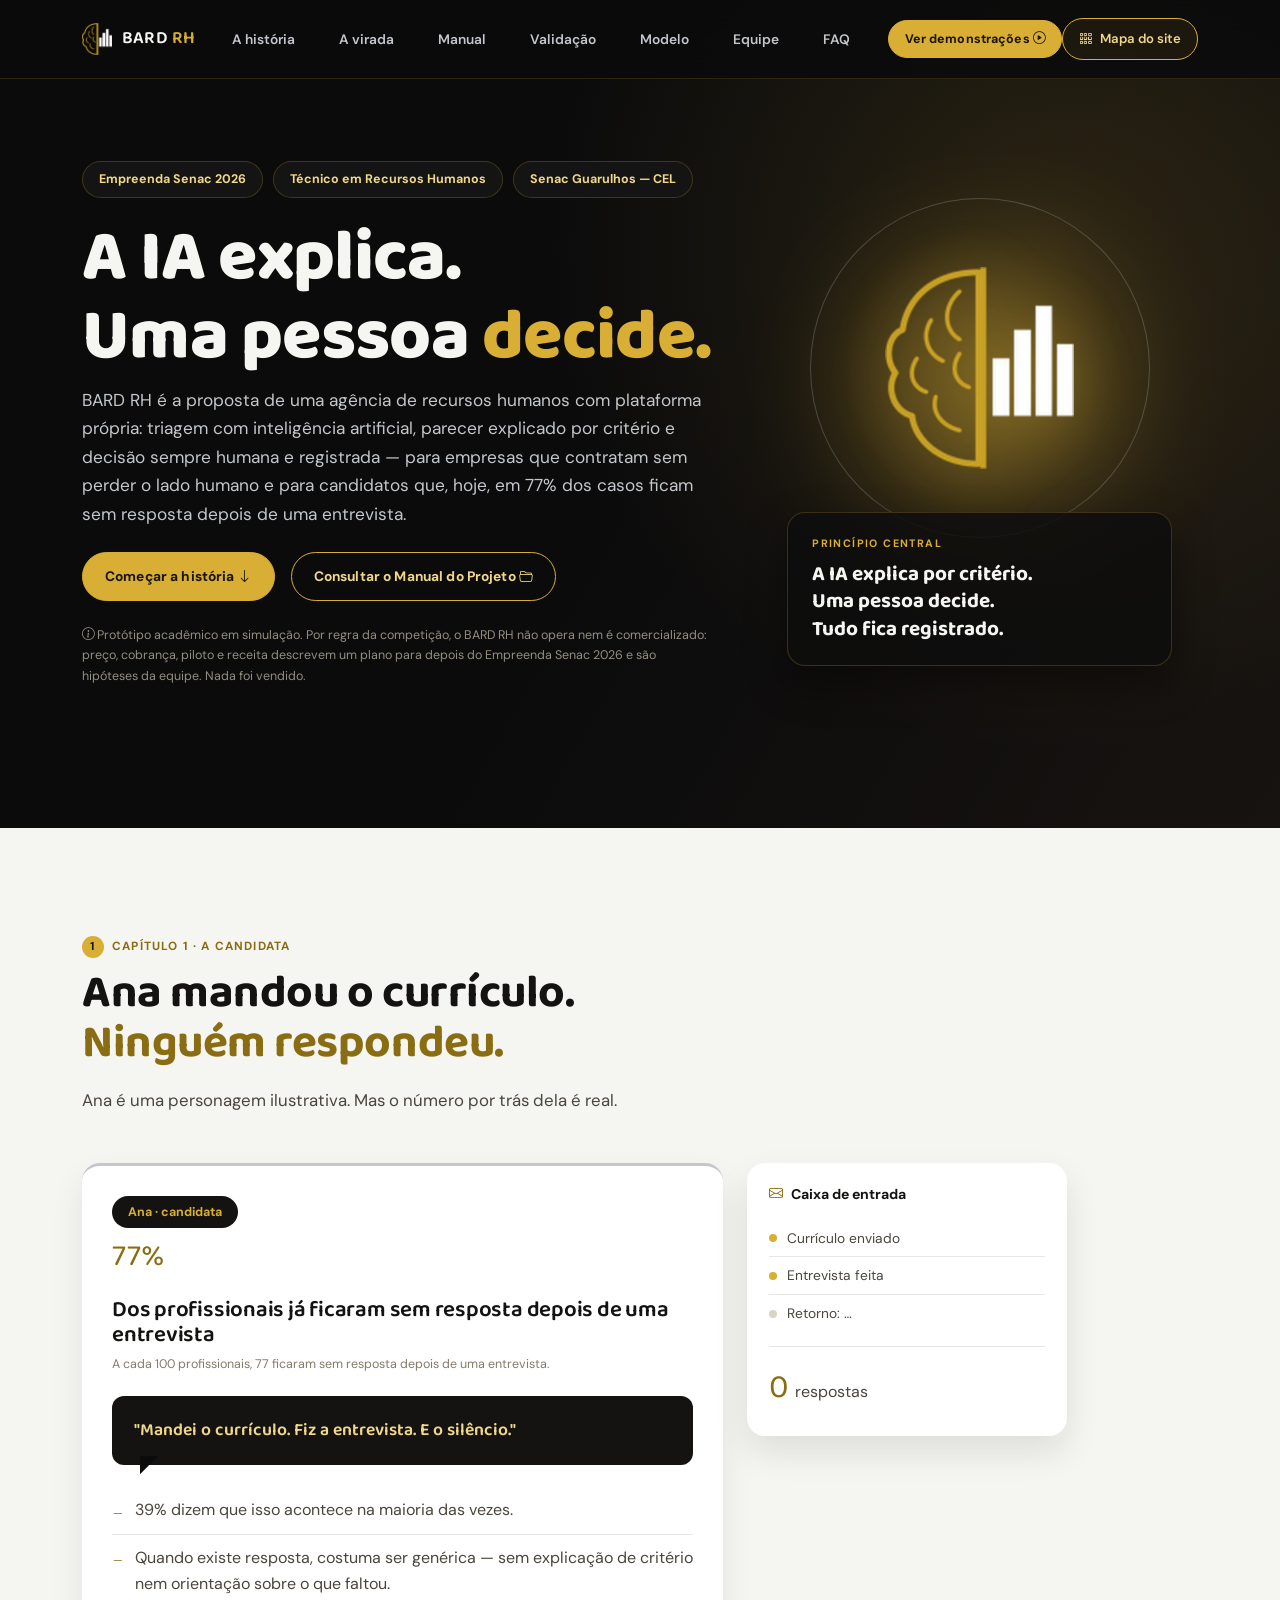
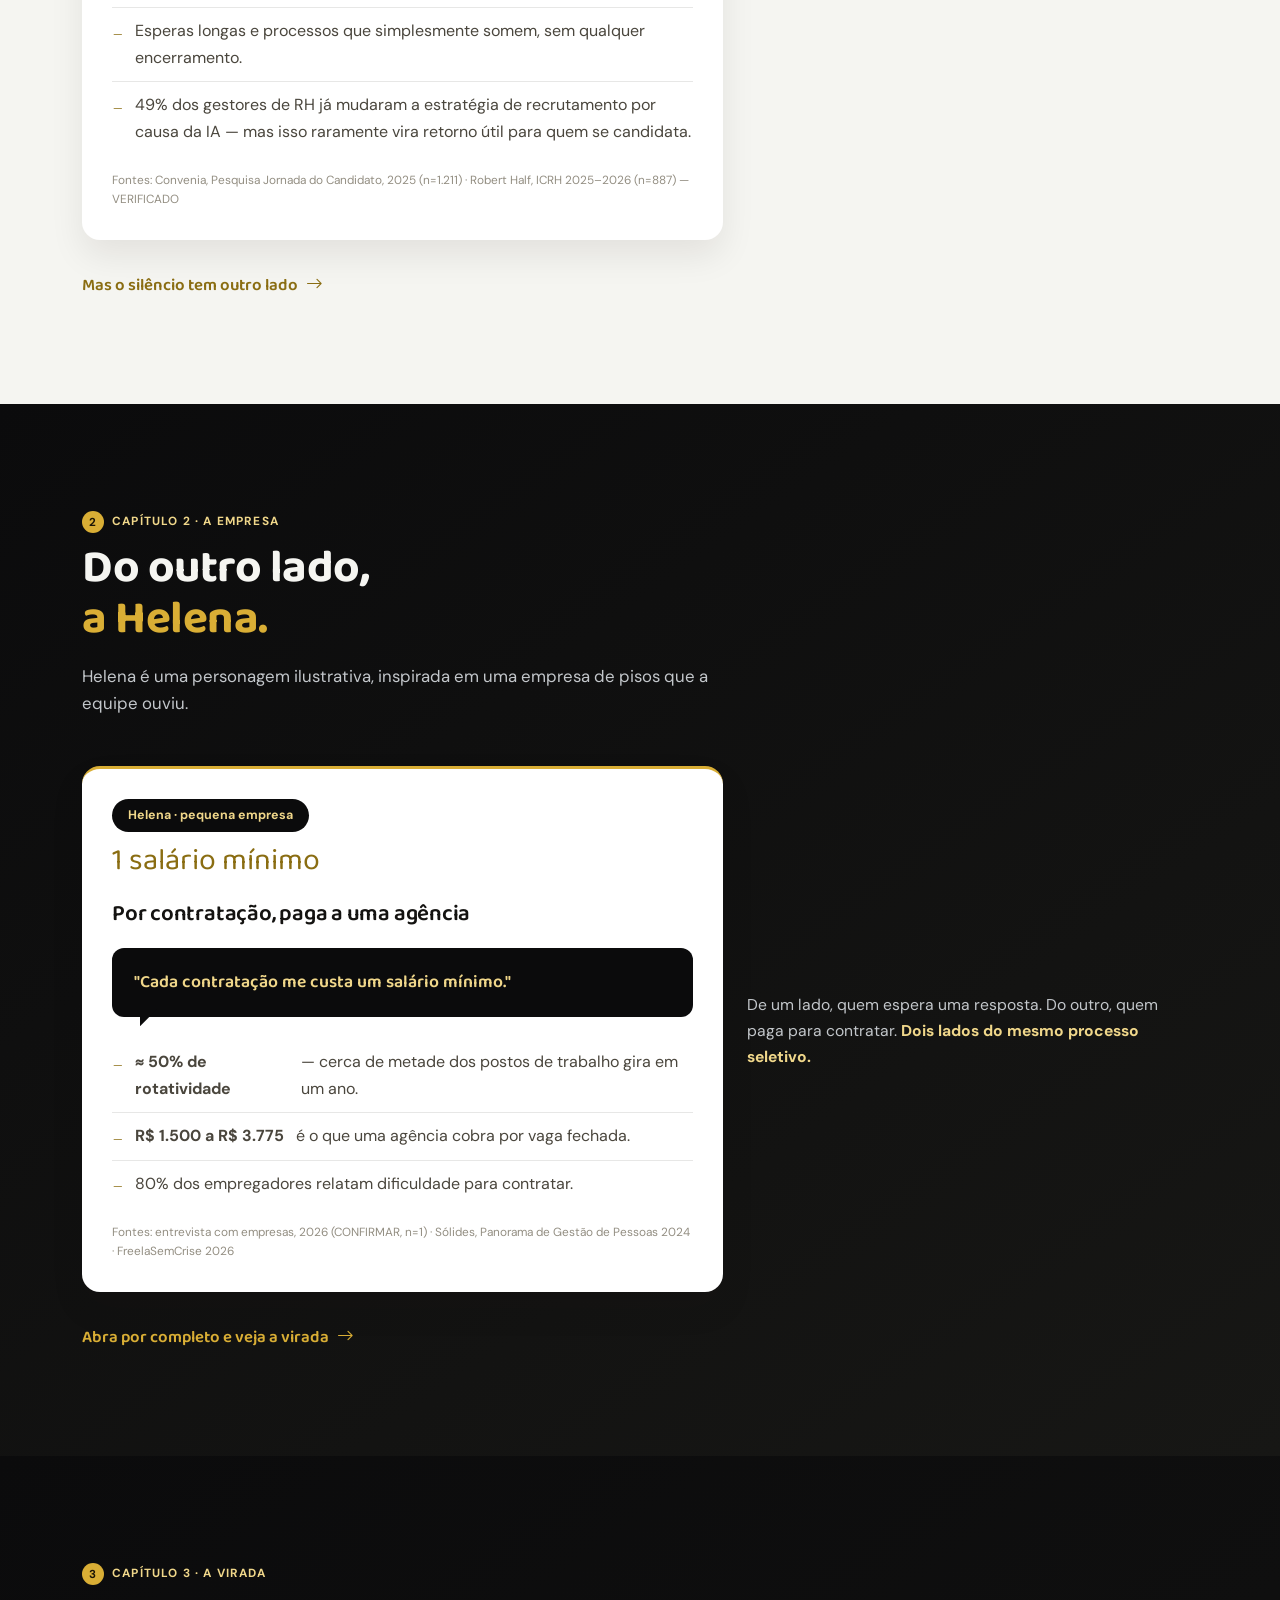
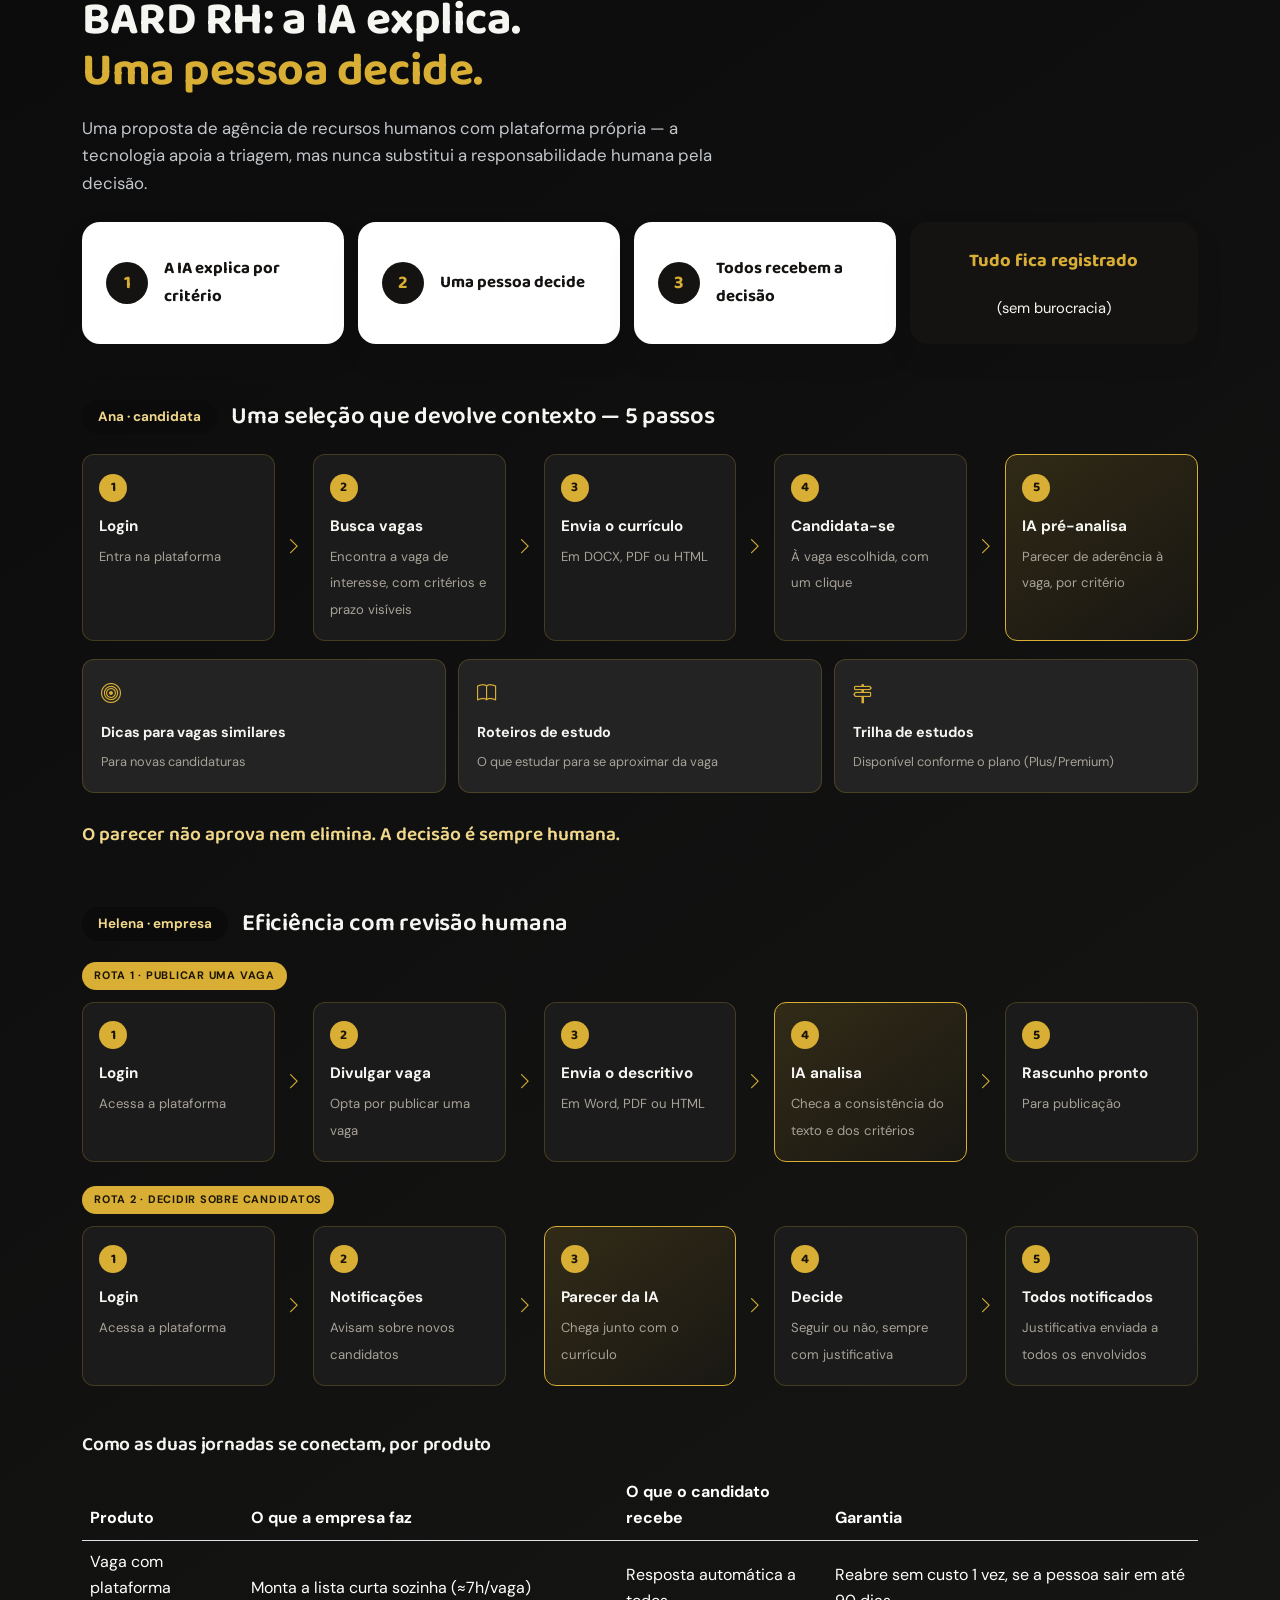
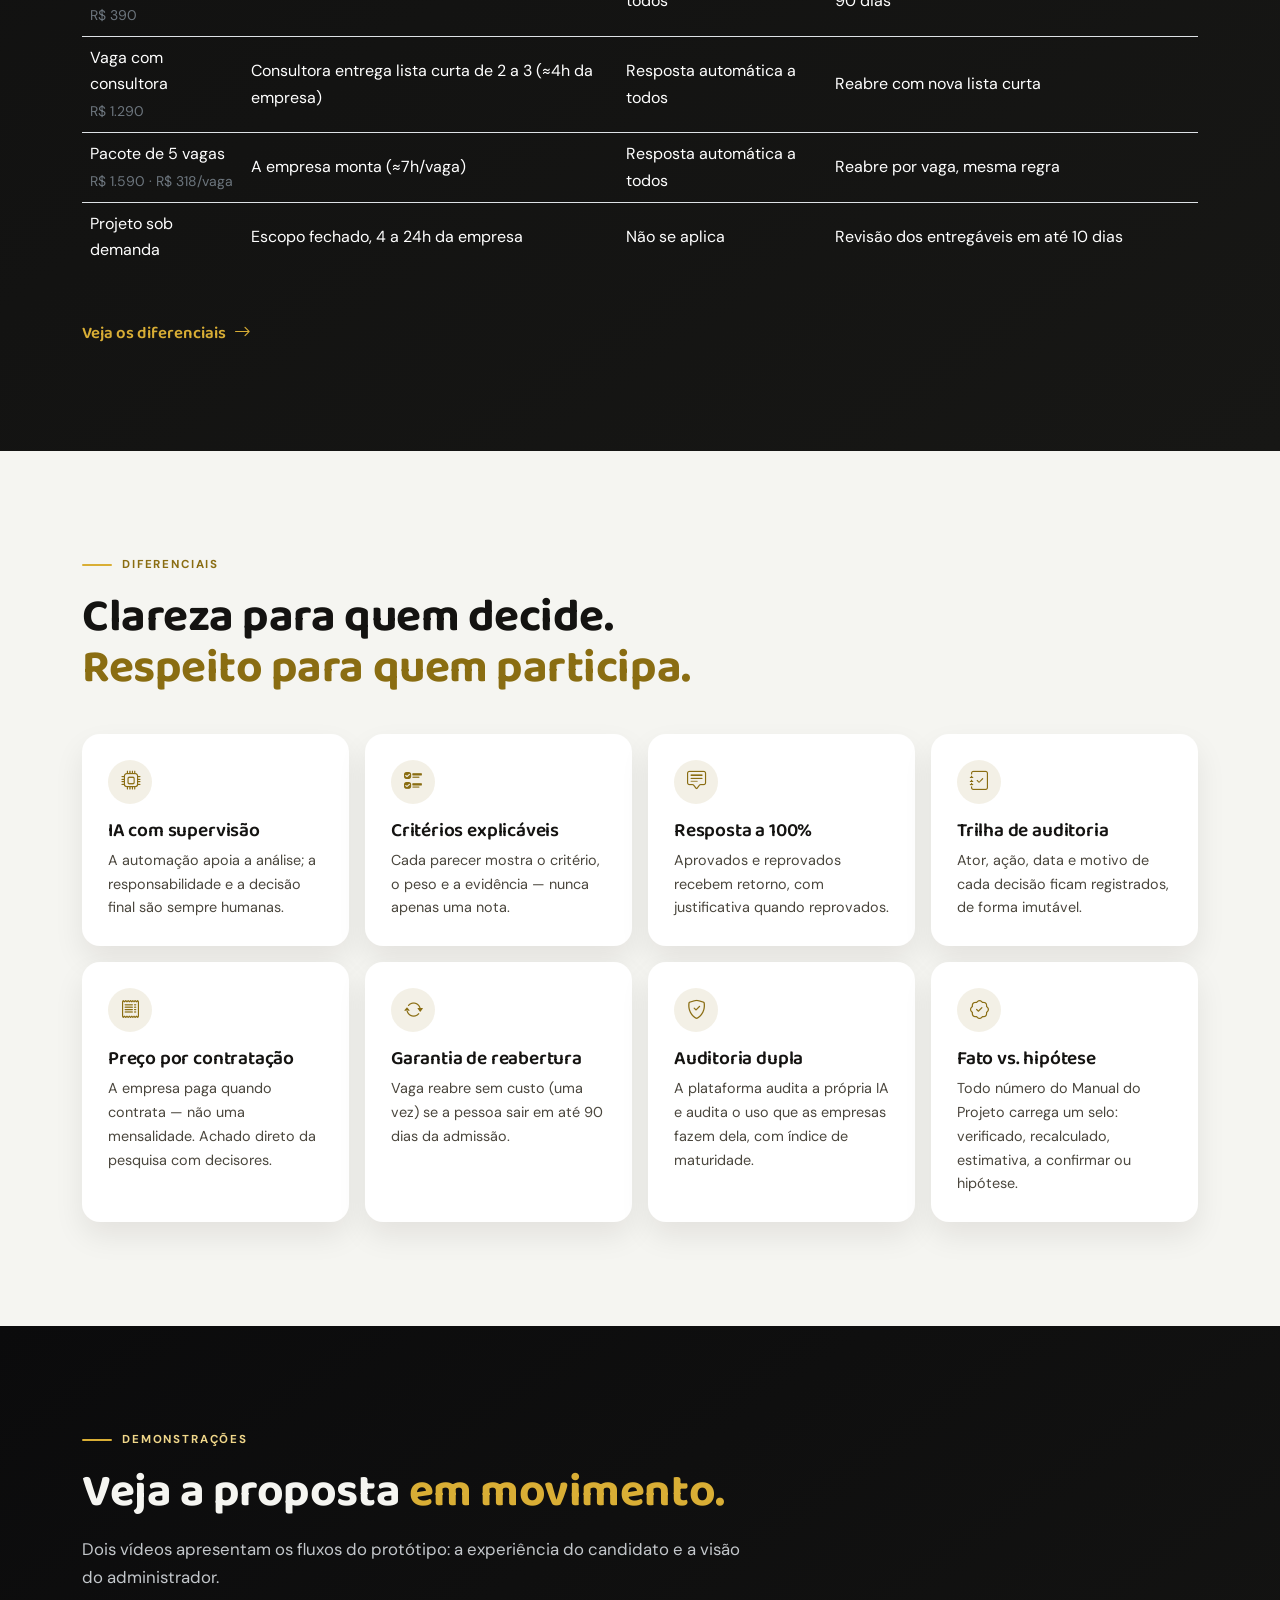
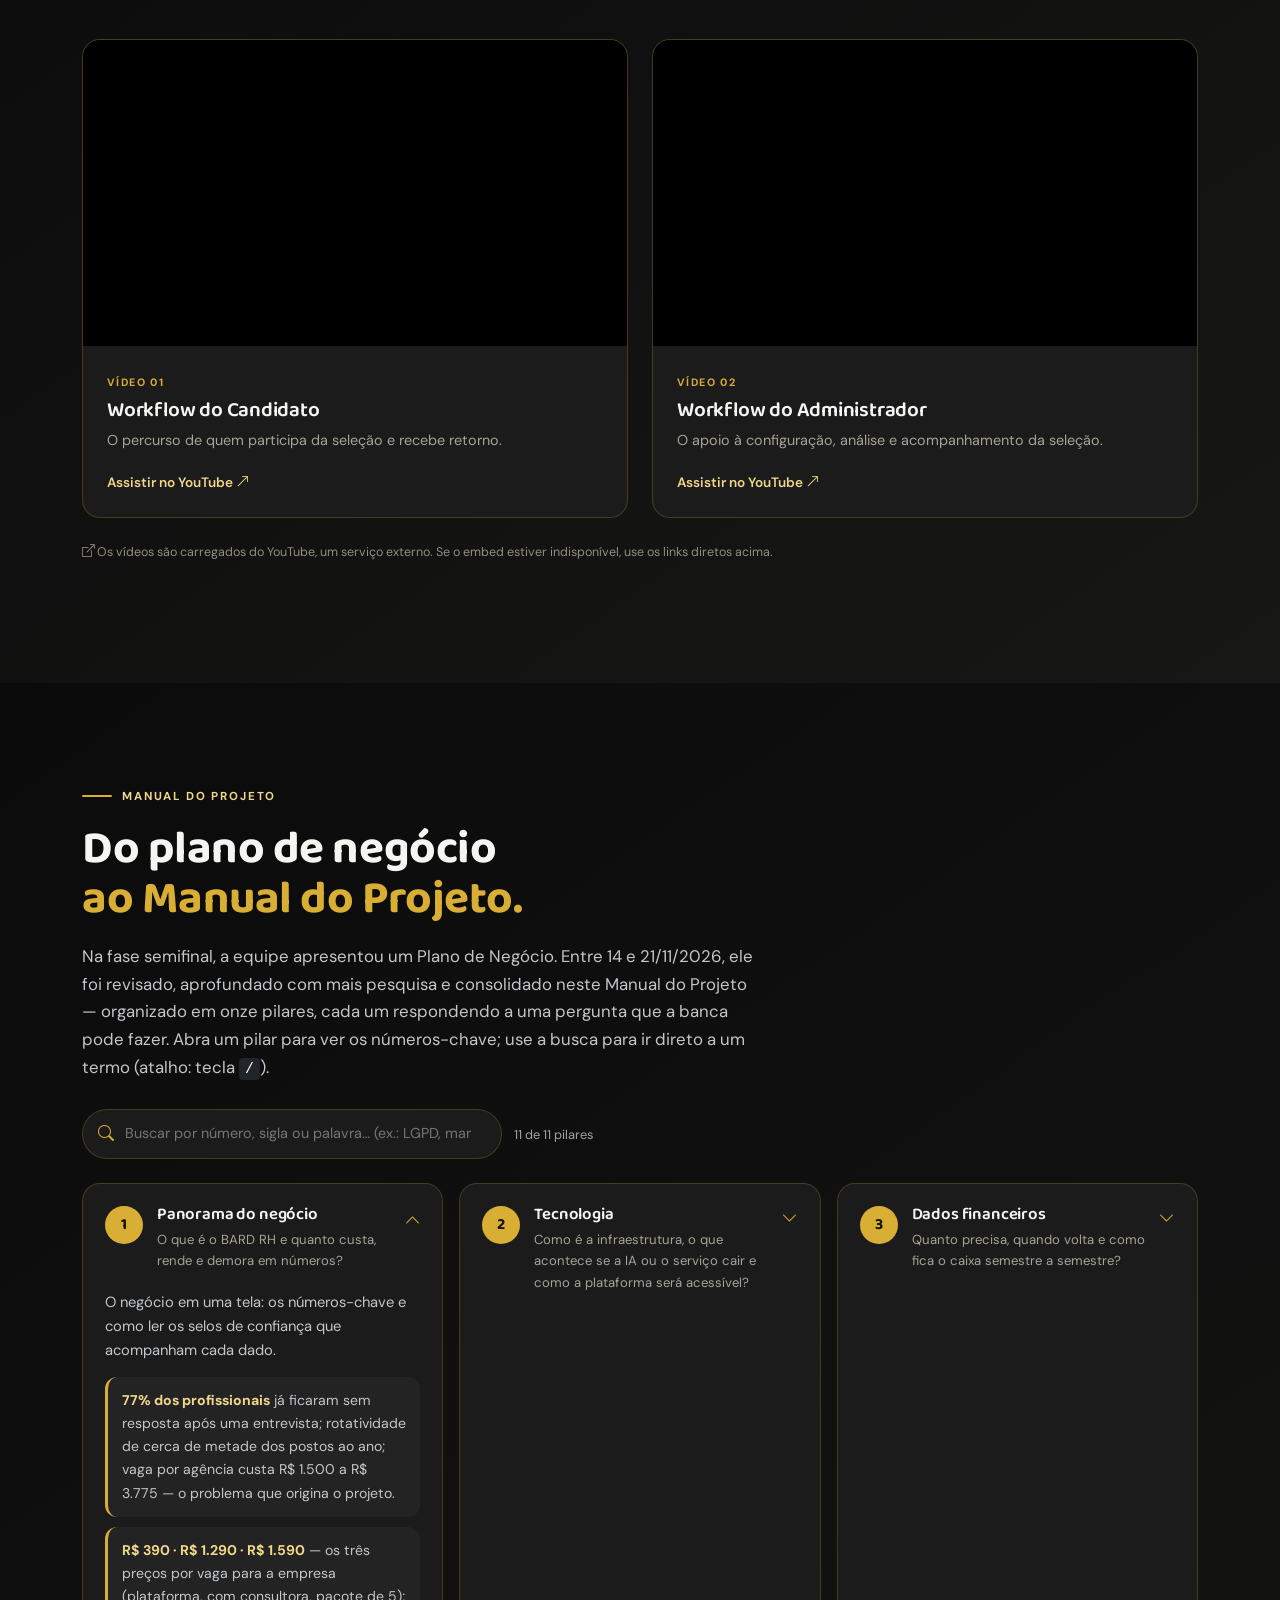
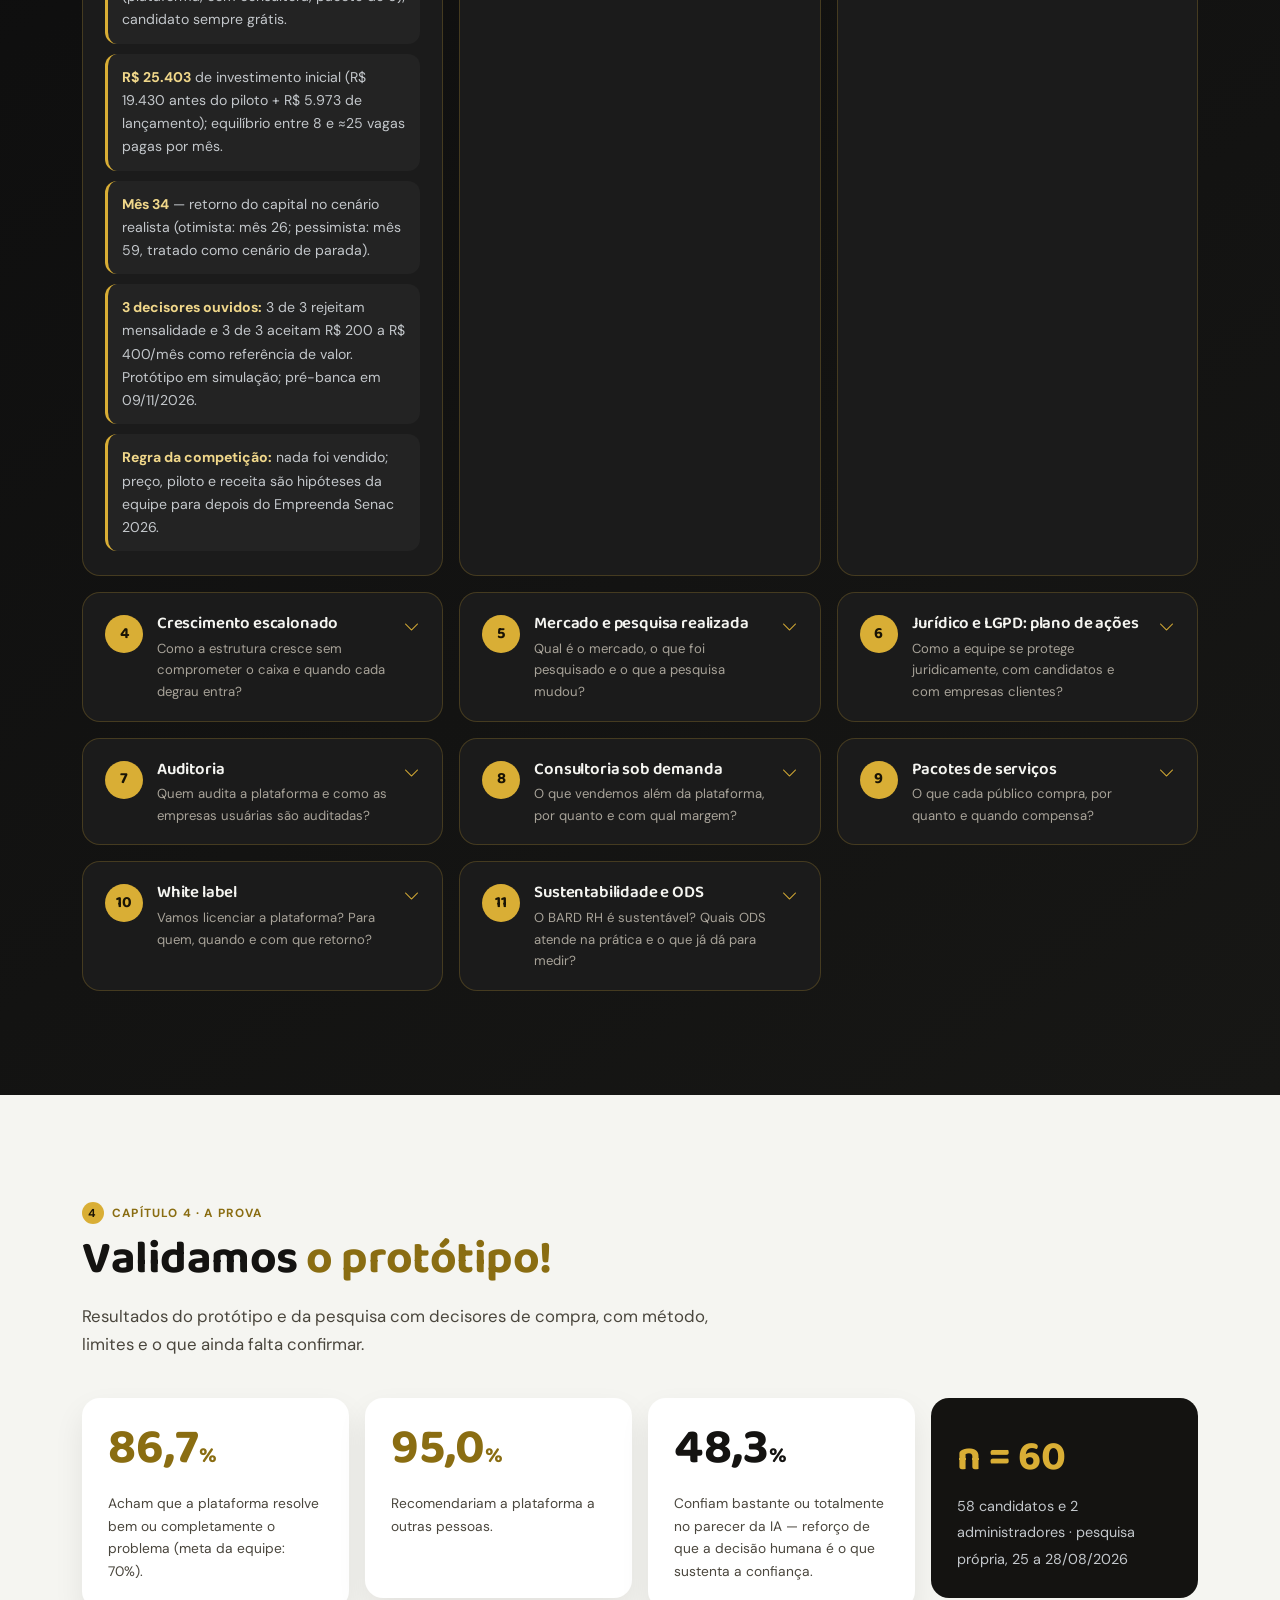
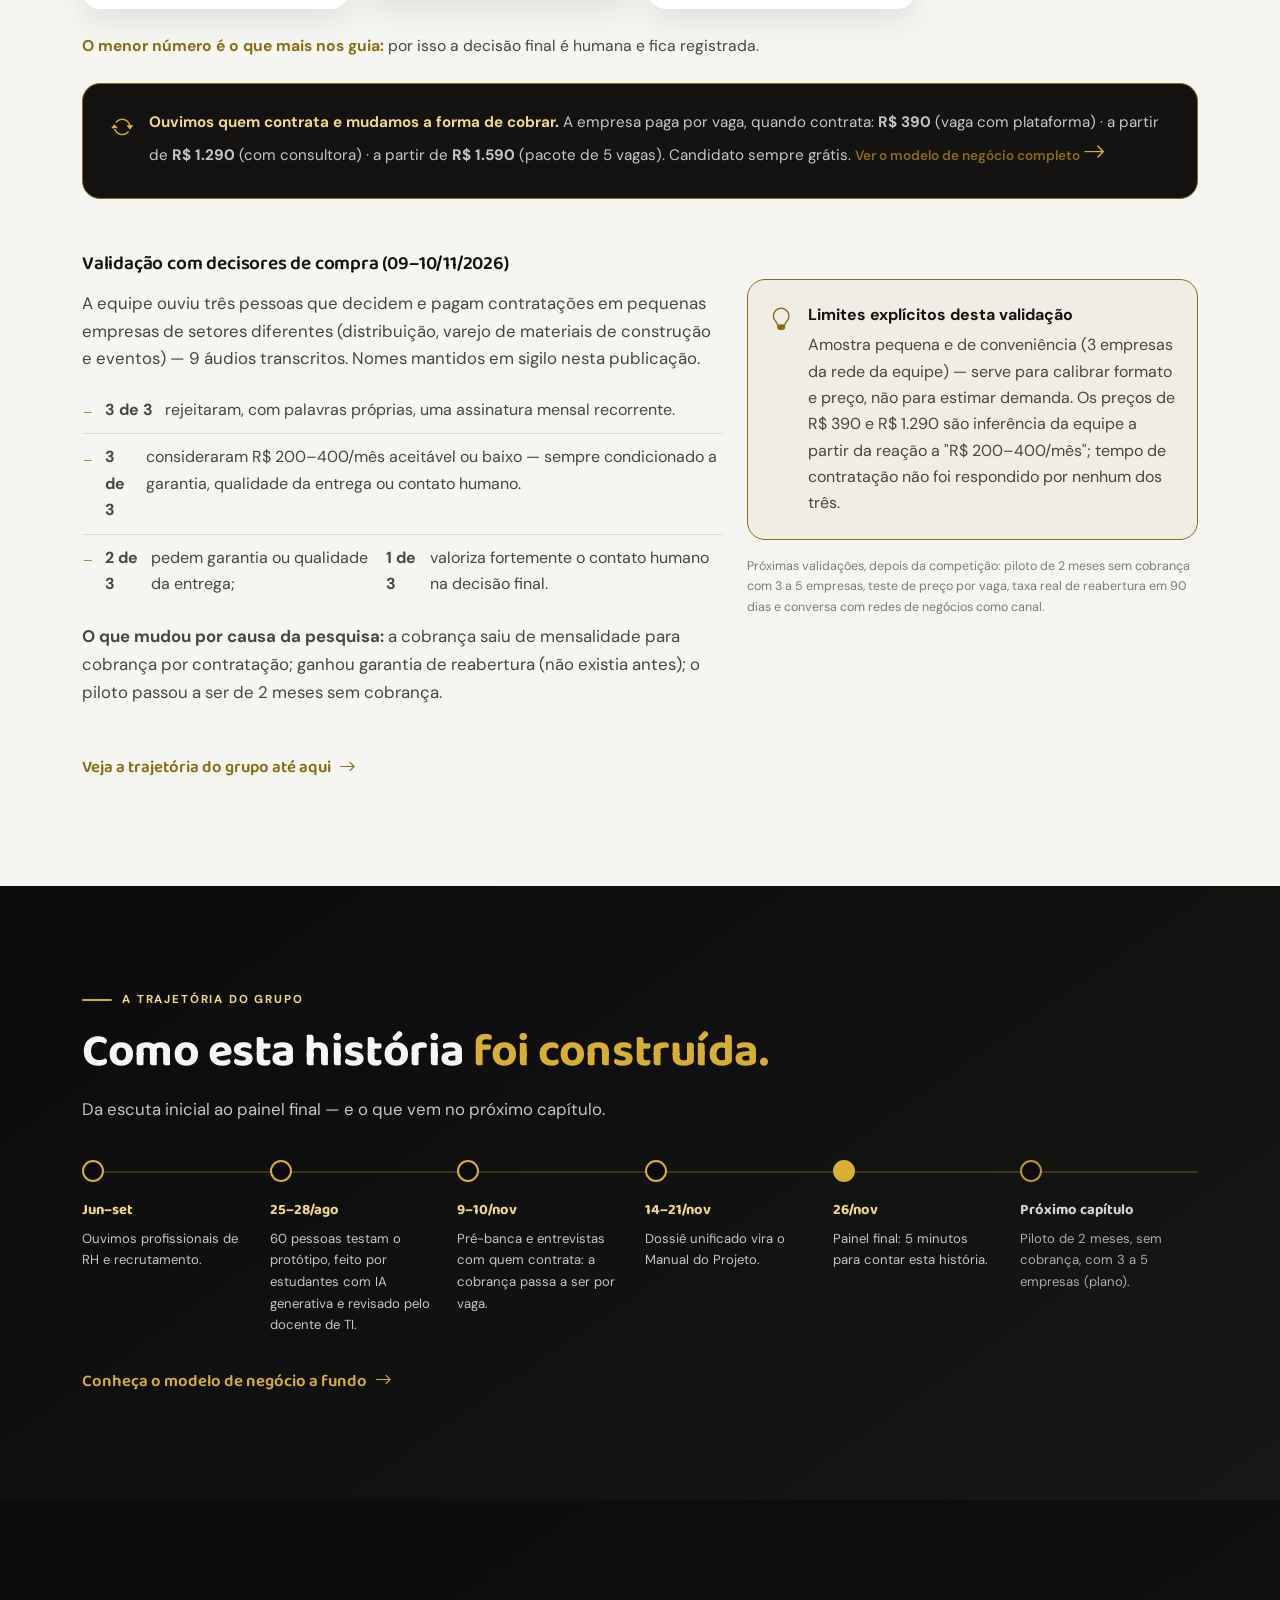
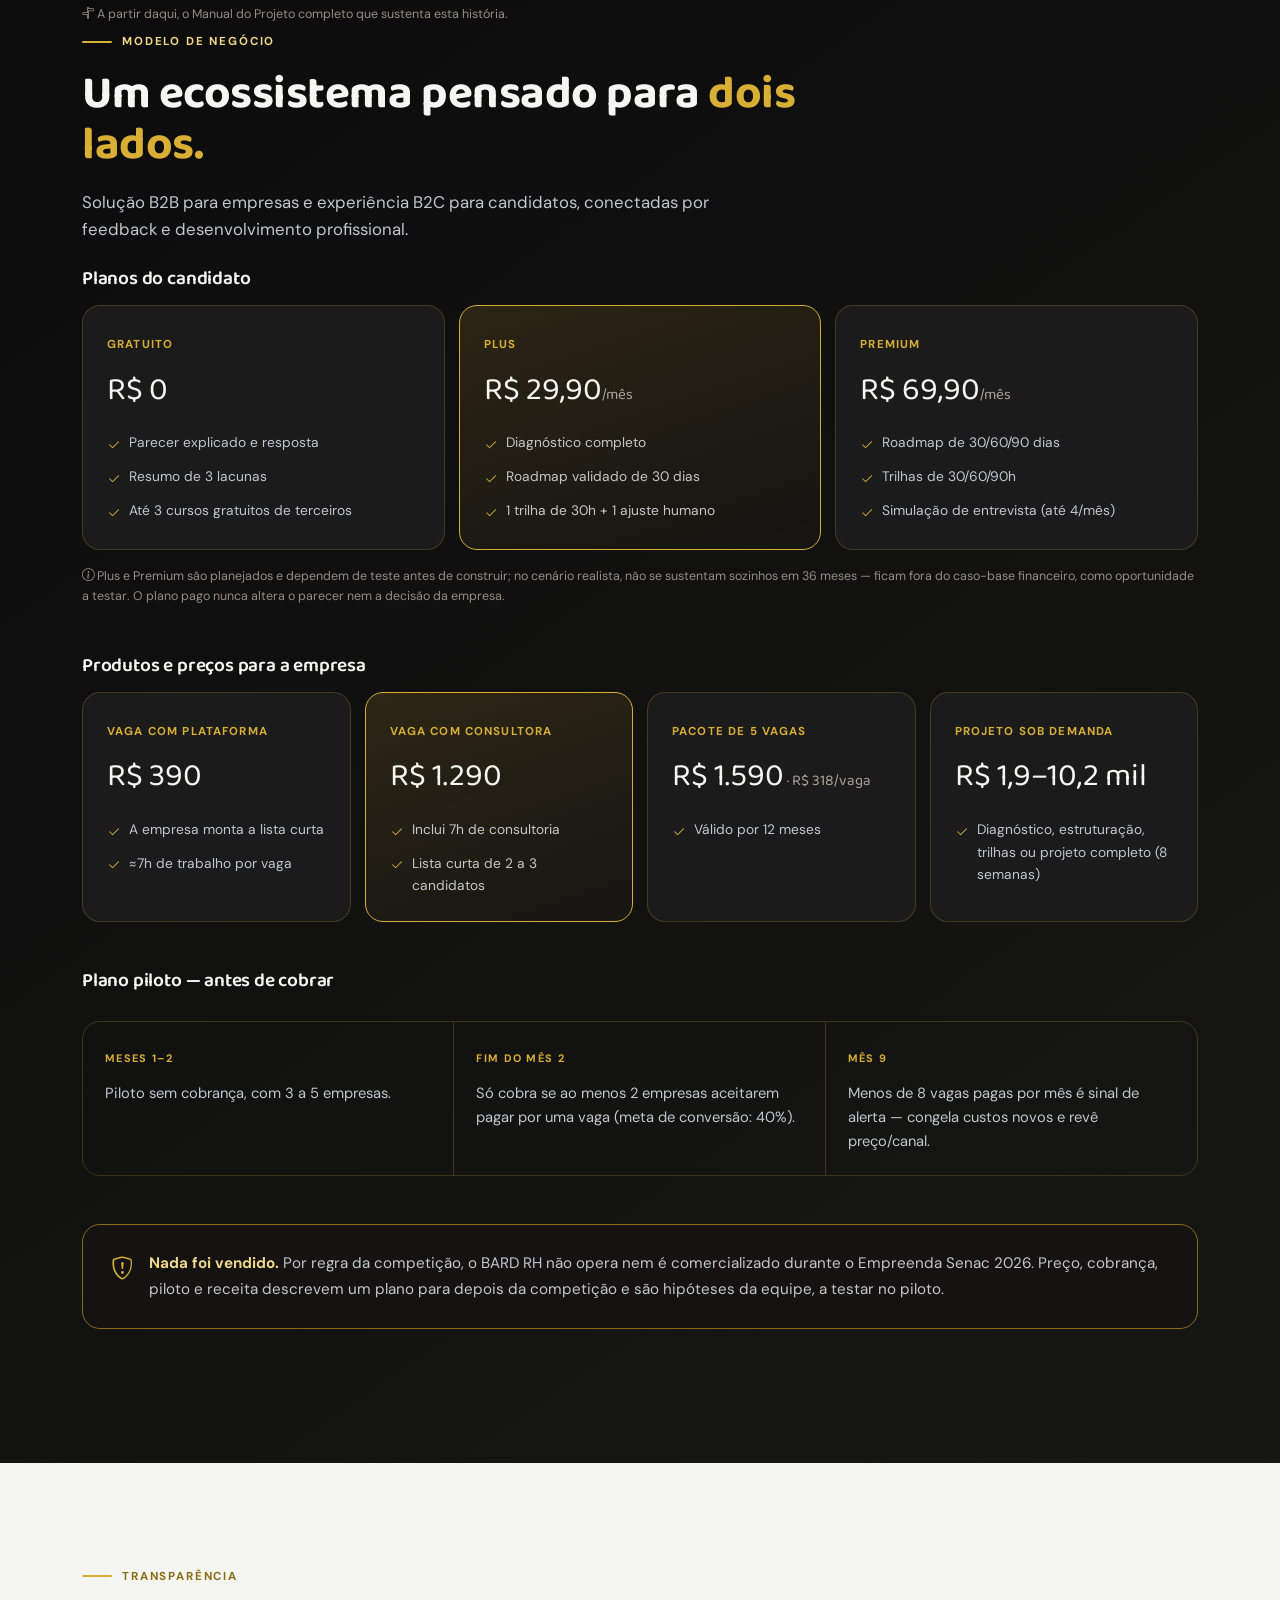
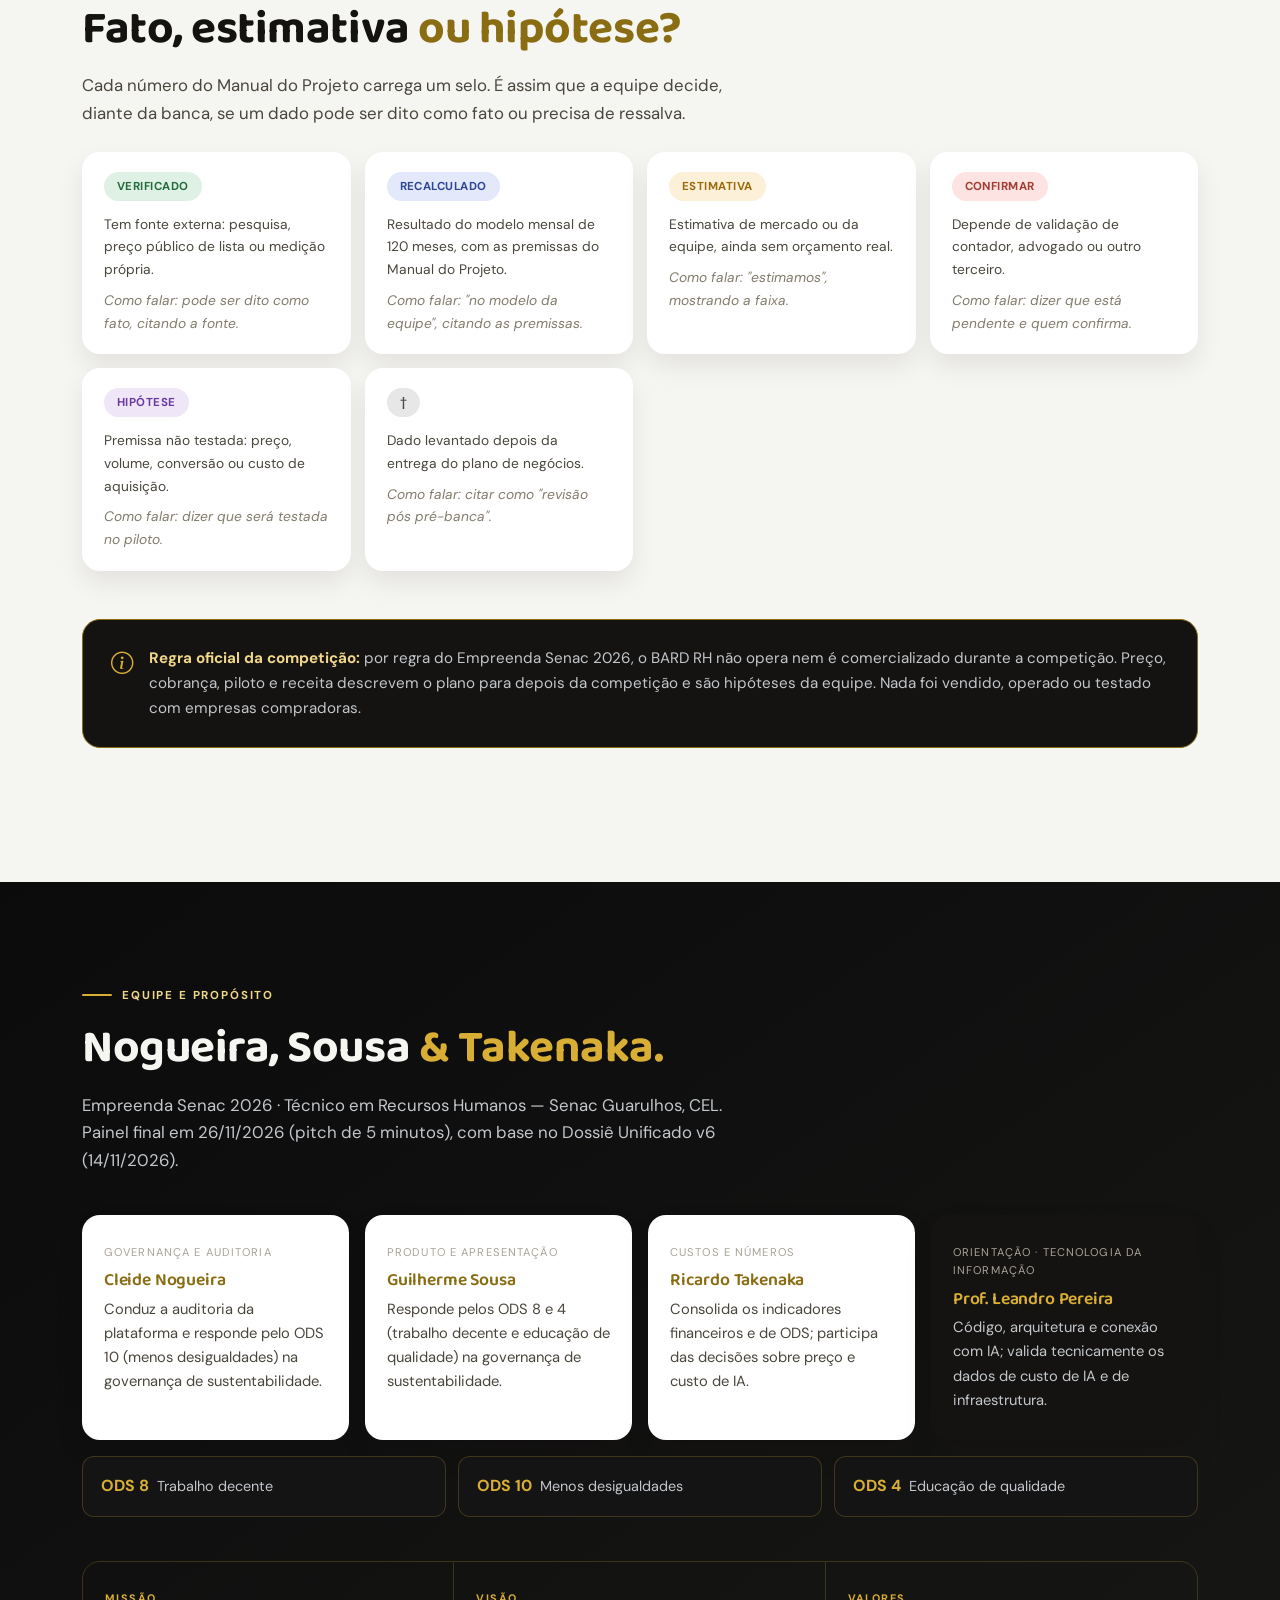
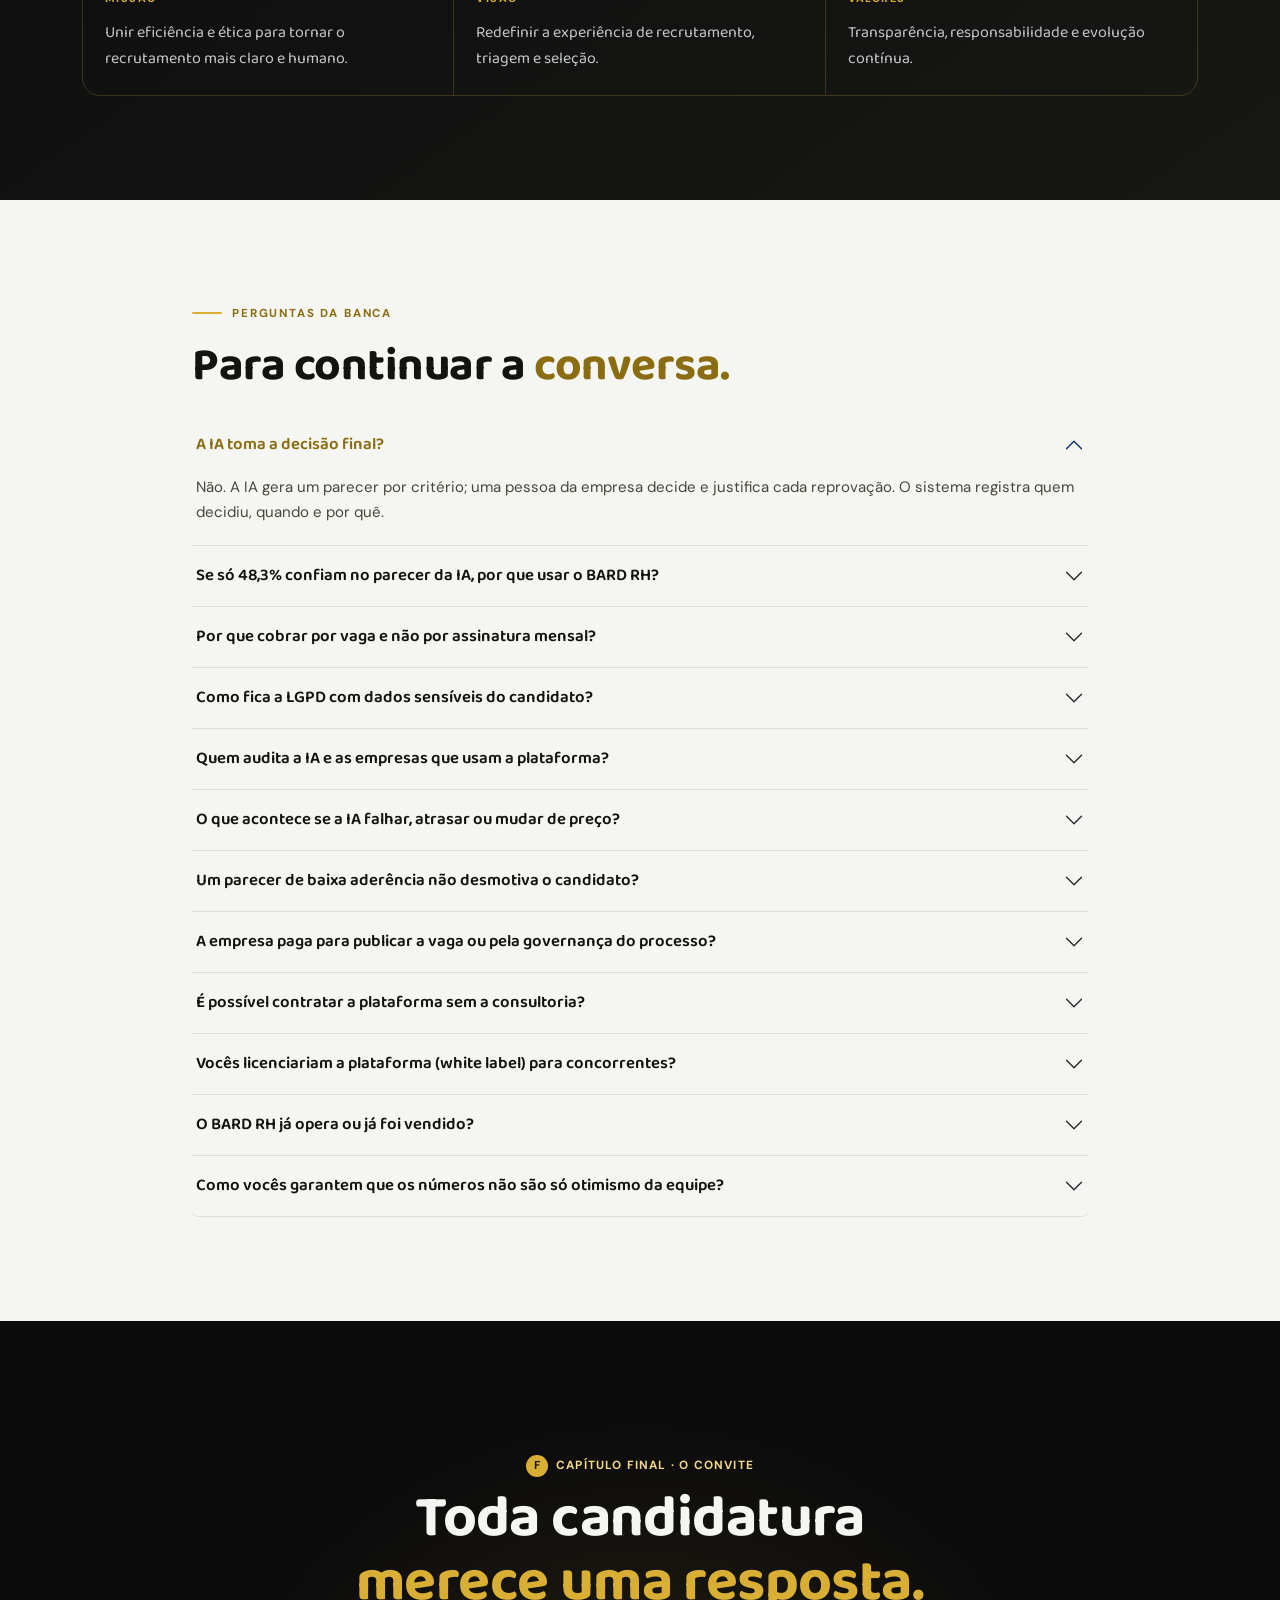
<file: index.html>
<!doctype html>
<html lang="pt-BR">
<head>
<meta charset="utf-8">
<meta name="viewport" content="width=device-width, initial-scale=1">
<meta name="theme-color" content="#0b0b0c">
<title>BARD RH | A IA explica. Uma pessoa decide.</title>
<meta name="description" content="Hotsite do BARD RH: proposta de agência de recursos humanos com plataforma própria — triagem com IA, parecer explicável e decisão sempre humana. Empreenda Senac 2026.">
<meta property="og:type" content="website">
<meta property="og:title" content="BARD RH | A IA explica. Uma pessoa decide.">
<meta property="og:description" content="Toda candidatura merece uma resposta. Conheça o Manual do Projeto completo do BARD RH — Empreenda Senac 2026.">
<meta property="og:image" content="">
<link rel="icon" href="assets/img/logo-mark.png" type="image/png">
<link rel="preconnect" href="https://fonts.googleapis.com">
<link rel="preconnect" href="https://fonts.gstatic.com" crossorigin>
<link href="https://fonts.googleapis.com/css2?family=DM+Sans:wght@400;500;600;700&family=Baloo+2:wght@500;600;700;800&display=swap" rel="stylesheet">
<link href="https://cdn.jsdelivr.net/npm/bootstrap@5.3.3/dist/css/bootstrap.min.css" rel="stylesheet">
<link href="https://cdn.jsdelivr.net/npm/bootstrap-icons@1.11.3/font/bootstrap-icons.min.css" rel="stylesheet">
<link rel="stylesheet" href="assets/css/styles.css">
</head>
<body>
<a class="skip-link" href="#conteudo">Pular para o conteúdo</a>

<header class="site-header" id="topo">
  <nav class="navbar navbar-expand-lg" aria-label="Navegação principal">
    <div class="container">
      <a class="brand" href="#inicio" aria-label="BARD RH, início">
        <img src="assets/img/logo-mark.png" alt="" aria-hidden="true">
        <span>BARD <em>RH</em></span>
      </a>
      <div class="d-flex align-items-center gap-2 order-lg-3">
        <button class="map-btn d-none d-sm-inline-flex" type="button" data-bs-toggle="offcanvas" data-bs-target="#offcanvasMap" aria-controls="offcanvasMap">
          <i class="bi bi-grid-3x3-gap" aria-hidden="true"></i> Mapa do site
        </button>
        <button class="navbar-toggler" type="button" data-bs-toggle="collapse" data-bs-target="#mainNav" aria-controls="mainNav" aria-expanded="false" aria-label="Abrir menu">
          <span class="navbar-toggler-icon"></span>
        </button>
      </div>
      <div class="collapse navbar-collapse" id="mainNav">
        <ul class="navbar-nav ms-auto align-items-lg-center gap-lg-3">
          <li class="nav-item"><a class="nav-link" href="#candidata">A história</a></li>
          <li class="nav-item"><a class="nav-link" href="#solucao">A virada</a></li>
          <li class="nav-item"><a class="nav-link" href="#dossie">Manual</a></li>
          <li class="nav-item"><a class="nav-link" href="#validacao">Validação</a></li>
          <li class="nav-item"><a class="nav-link" href="#modelo">Modelo</a></li>
          <li class="nav-item"><a class="nav-link" href="#equipe">Equipe</a></li>
          <li class="nav-item"><a class="nav-link" href="#faq">FAQ</a></li>
          <li class="nav-item ms-lg-2"><a class="btn btn-gold btn-sm" href="#demonstracoes">Ver demonstrações <i class="bi bi-play-circle" aria-hidden="true"></i></a></li>
          <li class="nav-item d-sm-none"><button class="map-btn w-100 justify-content-center mt-2" type="button" data-bs-toggle="offcanvas" data-bs-target="#offcanvasMap"><i class="bi bi-grid-3x3-gap" aria-hidden="true"></i> Mapa do site</button></li>
        </ul>
      </div>
    </div>
  </nav>
</header>

<!-- ===================== OFFCANVAS: MAPA DO SITE ===================== -->
<div class="offcanvas offcanvas-end offcanvas-map" tabindex="-1" id="offcanvasMap" aria-labelledby="offcanvasMapLabel">
  <div class="offcanvas-header">
    <h2 class="offcanvas-title h5" id="offcanvasMapLabel">Mapa do site</h2>
    <button type="button" class="btn-close btn-close-white" data-bs-dismiss="offcanvas" aria-label="Fechar"></button>
  </div>
  <div class="offcanvas-body">
    <div class="map-search">
      <i class="bi bi-search" aria-hidden="true"></i>
      <input type="search" id="mapSearch" placeholder="Buscar seção, pilar ou pergunta…" aria-label="Buscar no mapa do site">
    </div>

    <p class="map-part">A história, em capítulos</p>
    <ul class="map-list">
      <li><a href="#inicio" data-bs-dismiss="offcanvas">Início</a></li>
      <li><a href="#candidata" data-bs-dismiss="offcanvas">Capítulo 1 · A Candidata</a></li>
      <li><a href="#empresa" data-bs-dismiss="offcanvas">Capítulo 2 · A Empresa</a></li>
      <li><a href="#solucao" data-bs-dismiss="offcanvas">Capítulo 3 · A Virada</a></li>
      <li><a href="#diferenciais" data-bs-dismiss="offcanvas">Diferenciais</a></li>
      <li><a href="#demonstracoes" data-bs-dismiss="offcanvas">Demonstrações em vídeo</a></li>
      <li><a href="#validacao" data-bs-dismiss="offcanvas">Capítulo 4 · A Prova</a></li>
      <li><a href="#trajetoria" data-bs-dismiss="offcanvas">A trajetória do grupo</a></li>
      <li><a href="#convite" data-bs-dismiss="offcanvas">Capítulo final · O Convite</a></li>
    </ul>

    <p class="map-part">Manual do Projeto · 11 pilares</p>
    <ul class="map-list">
      <li><a href="#pilar-pan" data-bs-dismiss="offcanvas">1. Panorama do negócio</a></li>
      <li><a href="#pilar-tec" data-bs-dismiss="offcanvas">2. Tecnologia</a></li>
      <li><a href="#pilar-fin" data-bs-dismiss="offcanvas">3. Dados financeiros</a></li>
      <li><a href="#pilar-esc" data-bs-dismiss="offcanvas">4. Crescimento escalonado</a></li>
      <li><a href="#pilar-mer" data-bs-dismiss="offcanvas">5. Mercado e pesquisa</a></li>
      <li><a href="#pilar-lgpd" data-bs-dismiss="offcanvas">6. Jurídico e LGPD</a></li>
      <li><a href="#pilar-aud" data-bs-dismiss="offcanvas">7. Auditoria</a></li>
      <li><a href="#pilar-con" data-bs-dismiss="offcanvas">8. Consultoria sob demanda</a></li>
      <li><a href="#pilar-pac" data-bs-dismiss="offcanvas">9. Pacotes de serviços</a></li>
      <li><a href="#pilar-wl" data-bs-dismiss="offcanvas">10. White label</a></li>
      <li><a href="#pilar-sus" data-bs-dismiss="offcanvas">11. Sustentabilidade e ODS</a></li>
    </ul>

    <p class="map-part">Modelo de negócio, a fundo</p>
    <ul class="map-list">
      <li><a href="#modelo" data-bs-dismiss="offcanvas">Modelo de negócio e preços</a></li>
      <li><a href="#transparencia" data-bs-dismiss="offcanvas">Transparência e selos de confiança</a></li>
    </ul>

    <p class="map-part">Equipe, perguntas e convite</p>
    <ul class="map-list">
      <li><a href="#equipe" data-bs-dismiss="offcanvas">Equipe e propósito</a></li>
      <li><a href="#faq" data-bs-dismiss="offcanvas">Perguntas da banca (FAQ)</a></li>
      <li><a href="#convite" data-bs-dismiss="offcanvas">Manual, apresentação e downloads</a></li>
    </ul>
  </div>
</div>

<main id="conteudo">

  <!-- ===================== HERO ===================== -->
  <section class="hero section-shell" id="inicio">
    <div class="container position-relative">
      <div class="hero-glow" aria-hidden="true"></div>
      <div class="row align-items-center g-5">
        <div class="col-lg-7 reveal">
          <div class="hero-tags">
            <span class="pill-tag">Empreenda Senac 2026</span>
            <span class="pill-tag">Técnico em Recursos Humanos</span>
            <span class="pill-tag">Senac Guarulhos — CEL</span>
          </div>
          <h1>A IA explica.<br>Uma pessoa <span>decide.</span></h1>
          <p class="hero-lead">BARD RH é a proposta de uma agência de recursos humanos com plataforma própria: triagem com inteligência artificial, parecer explicado por critério e decisão sempre humana e registrada — para empresas que contratam sem perder o lado humano e para candidatos que, hoje, em 77% dos casos ficam sem resposta depois de uma entrevista.</p>
          <div class="d-flex flex-wrap gap-3 mt-4">
            <a class="btn btn-gold" href="#candidata">Começar a história <i class="bi bi-arrow-down" aria-hidden="true"></i></a>
            <a class="btn btn-outline-gold" href="#dossie">Consultar o Manual do Projeto <i class="bi bi-folder2-open" aria-hidden="true"></i></a>
          </div>
          <p class="micro-note mt-4"><i class="bi bi-info-circle" aria-hidden="true"></i> Protótipo acadêmico em simulação. Por regra da competição, o BARD RH não opera nem é comercializado: preço, cobrança, piloto e receita descrevem um plano para depois do Empreenda Senac 2026 e são hipóteses da equipe. Nada foi vendido.</p>
        </div>
        <div class="col-lg-5 reveal delay-1">
          <div class="hero-emblem" aria-hidden="true">
            <img src="assets/img/logo-mark.png" alt="">
          </div>
          <div class="hero-card">
            <span class="kicker">Princípio central</span>
            <strong>A IA explica por critério.<br>Uma pessoa decide.<br>Tudo fica registrado.</strong>
          </div>
        </div>
      </div>
    </div>
  </section>

  <!-- ===================== CAPÍTULO 1 · A CANDIDATA ===================== -->
  <section class="section-shell section-paper" id="candidata">
    <div class="container">
      <div class="section-heading reveal">
        <p class="chapter-kicker"><span class="chnum">1</span>Capítulo 1 · A candidata</p>
        <h2>Ana mandou o currículo.<br><span>Ninguém respondeu.</span></h2>
        <p class="lede">Ana é uma personagem ilustrativa. Mas o número por trás dela é real.</p>
      </div>
      <div class="row g-4 mt-4 align-items-start">
        <div class="col-lg-7 reveal">
          <article class="context-panel">
            <span class="persona-tag">Ana · candidata</span>
            <div class="stat-line">77%</div>
            <h3>Dos profissionais já ficaram sem resposta depois de uma entrevista</h3>
            <p class="micro-note mb-0">A cada 100 profissionais, 77 ficaram sem resposta depois de uma entrevista.</p>
            <div class="quote-bubble">"Mandei o currículo. Fiz a entrevista. E o silêncio."</div>
            <ul class="clean-list">
              <li><i class="bi bi-dash-lg"></i> 39% dizem que isso acontece na maioria das vezes.</li>
              <li><i class="bi bi-dash-lg"></i> Quando existe resposta, costuma ser genérica — sem explicação de critério nem orientação sobre o que faltou.</li>
              <li><i class="bi bi-dash-lg"></i> Esperas longas e processos que simplesmente somem, sem qualquer encerramento.</li>
              <li><i class="bi bi-dash-lg"></i> 49% dos gestores de RH já mudaram a estratégia de recrutamento por causa da IA — mas isso raramente vira retorno útil para quem se candidata.</li>
            </ul>
            <span class="source-tag">Fontes: Convenia, Pesquisa Jornada do Candidato, 2025 (n=1.211) · Robert Half, ICRH 2025–2026 (n=887) — VERIFICADO</span>
          </article>
        </div>
        <div class="col-lg-5 reveal delay-1">
          <div class="inbox-mock">
            <div class="inbox-head"><i class="bi bi-envelope"></i> Caixa de entrada</div>
            <ul>
              <li><span class="dot"></span> Currículo enviado</li>
              <li><span class="dot"></span> Entrevista feita</li>
              <li><span class="dot muted"></span> Retorno: …</li>
            </ul>
            <div class="inbox-count">0<span>respostas</span></div>
          </div>
        </div>
      </div>
      <a class="chapter-next" href="#empresa">Mas o silêncio tem outro lado <i class="bi bi-arrow-right" aria-hidden="true"></i></a>
    </div>
  </section>

  <!-- ===================== CAPÍTULO 2 · A EMPRESA ===================== -->
  <section class="section-shell section-dark" id="empresa">
    <div class="container">
      <div class="section-heading reveal">
        <p class="chapter-kicker"><span class="chnum">2</span>Capítulo 2 · A empresa</p>
        <h2>Do outro lado,<br><span>a Helena.</span></h2>
        <p class="lede">Helena é uma personagem ilustrativa, inspirada em uma empresa de pisos que a equipe ouviu.</p>
      </div>
      <div class="row g-4 mt-4">
        <div class="col-lg-7 reveal">
          <article class="context-panel company">
            <span class="persona-tag">Helena · pequena empresa</span>
            <div class="stat-line">1 salário mínimo</div>
            <h3>Por contratação, paga a uma agência</h3>
            <div class="quote-bubble">"Cada contratação me custa um salário mínimo."</div>
            <ul class="clean-list">
              <li><i class="bi bi-dash-lg"></i> <b>≈ 50% de rotatividade</b> — cerca de metade dos postos de trabalho gira em um ano.</li>
              <li><i class="bi bi-dash-lg"></i> <b>R$ 1.500 a R$ 3.775</b> é o que uma agência cobra por vaga fechada.</li>
              <li><i class="bi bi-dash-lg"></i> 80% dos empregadores relatam dificuldade para contratar.</li>
            </ul>
            <span class="source-tag">Fontes: entrevista com empresas, 2026 (CONFIRMAR, n=1) · Sólides, Panorama de Gestão de Pessoas 2024 · FreelaSemCrise 2026</span>
          </article>
        </div>
        <div class="col-lg-5 reveal delay-1 d-flex flex-column justify-content-center">
          <p class="closing-line">De um lado, quem espera uma resposta. Do outro, quem paga para contratar. <strong>Dois lados do mesmo processo seletivo.</strong></p>
        </div>
      </div>
      <a class="chapter-next" href="#solucao">Abra por completo e veja a virada <i class="bi bi-arrow-right" aria-hidden="true"></i></a>
    </div>
  </section>

  <!-- ===================== A SOLUÇÃO / COMO FUNCIONA ===================== -->
  <section class="section-shell section-dark" id="solucao">
    <div class="container">
      <div class="section-heading reveal">
        <p class="chapter-kicker"><span class="chnum">3</span>Capítulo 3 · A virada</p>
        <h2>BARD RH: a IA explica.<br><span>Uma pessoa decide.</span></h2>
        <p class="lede">Uma proposta de agência de recursos humanos com plataforma própria — a tecnologia apoia a triagem, mas nunca substitui a responsabilidade humana pela decisão.</p>
      </div>

      <div class="principle-grid mt-4 reveal delay-1">
        <div class="principle-card"><span class="principle-num">1</span><strong>A IA explica por critério</strong></div>
        <div class="principle-card"><span class="principle-num">2</span><strong>Uma pessoa decide</strong></div>
        <div class="principle-card"><span class="principle-num">3</span><strong>Todos recebem a decisão</strong></div>
        <div class="principle-card highlight"><strong>Tudo fica registrado</strong><span>(sem burocracia)</span></div>
      </div>

      <div class="journey-block reveal">
        <div class="journey-head"><span class="persona-tag">Ana · candidata</span><h3>Uma seleção que devolve contexto — 5 passos</h3></div>
        <div class="flow-row">
          <div class="flow-step"><span class="step-num">1</span><b>Login</b><span>Entra na plataforma</span></div>
          <div class="flow-arrow"><i class="bi bi-chevron-right"></i></div>
          <div class="flow-step"><span class="step-num">2</span><b>Busca vagas</b><span>Encontra a vaga de interesse, com critérios e prazo visíveis</span></div>
          <div class="flow-arrow"><i class="bi bi-chevron-right"></i></div>
          <div class="flow-step"><span class="step-num">3</span><b>Envia o currículo</b><span>Em DOCX, PDF ou HTML</span></div>
          <div class="flow-arrow"><i class="bi bi-chevron-right"></i></div>
          <div class="flow-step"><span class="step-num">4</span><b>Candidata-se</b><span>À vaga escolhida, com um clique</span></div>
          <div class="flow-arrow"><i class="bi bi-chevron-right"></i></div>
          <div class="flow-step is-ai"><span class="step-num">5</span><b>IA pré-analisa</b><span>Parecer de aderência à vaga, por critério</span></div>
        </div>
        <div class="after-row">
          <div class="after-card"><i class="bi bi-bullseye"></i><b>Dicas para vagas similares</b><span>Para novas candidaturas</span></div>
          <div class="after-card"><i class="bi bi-book"></i><b>Roteiros de estudo</b><span>O que estudar para se aproximar da vaga</span></div>
          <div class="after-card"><i class="bi bi-signpost-2"></i><b>Trilha de estudos</b><span>Disponível conforme o plano (Plus/Premium)</span></div>
        </div>
        <p class="callout-line">O parecer não aprova nem elimina. A decisão é sempre humana.</p>
      </div>

      <div class="journey-block reveal">
        <div class="journey-head"><span class="persona-tag">Helena · empresa</span><h3>Eficiência com revisão humana</h3></div>
        <span class="route-label">Rota 1 · Publicar uma vaga</span>
        <div class="flow-row">
          <div class="flow-step"><span class="step-num">1</span><b>Login</b><span>Acessa a plataforma</span></div>
          <div class="flow-arrow"><i class="bi bi-chevron-right"></i></div>
          <div class="flow-step"><span class="step-num">2</span><b>Divulgar vaga</b><span>Opta por publicar uma vaga</span></div>
          <div class="flow-arrow"><i class="bi bi-chevron-right"></i></div>
          <div class="flow-step"><span class="step-num">3</span><b>Envia o descritivo</b><span>Em Word, PDF ou HTML</span></div>
          <div class="flow-arrow"><i class="bi bi-chevron-right"></i></div>
          <div class="flow-step is-ai"><span class="step-num">4</span><b>IA analisa</b><span>Checa a consistência do texto e dos critérios</span></div>
          <div class="flow-arrow"><i class="bi bi-chevron-right"></i></div>
          <div class="flow-step"><span class="step-num">5</span><b>Rascunho pronto</b><span>Para publicação</span></div>
        </div>
        <span class="route-label mt-4 d-inline-block">Rota 2 · Decidir sobre candidatos</span>
        <div class="flow-row">
          <div class="flow-step"><span class="step-num">1</span><b>Login</b><span>Acessa a plataforma</span></div>
          <div class="flow-arrow"><i class="bi bi-chevron-right"></i></div>
          <div class="flow-step"><span class="step-num">2</span><b>Notificações</b><span>Avisam sobre novos candidatos</span></div>
          <div class="flow-arrow"><i class="bi bi-chevron-right"></i></div>
          <div class="flow-step is-ai"><span class="step-num">3</span><b>Parecer da IA</b><span>Chega junto com o currículo</span></div>
          <div class="flow-arrow"><i class="bi bi-chevron-right"></i></div>
          <div class="flow-step"><span class="step-num">4</span><b>Decide</b><span>Seguir ou não, sempre com justificativa</span></div>
          <div class="flow-arrow"><i class="bi bi-chevron-right"></i></div>
          <div class="flow-step"><span class="step-num">5</span><b>Todos notificados</b><span>Justificativa enviada a todos os envolvidos</span></div>
        </div>
      </div>

      <div class="reveal mt-5">
        <h3 class="mb-3">Como as duas jornadas se conectam, por produto</h3>
        <div class="table-responsive">
          <table class="table table-dark table-borderless align-middle" style="--bs-table-bg:transparent">
            <thead><tr class="border-bottom"><th>Produto</th><th>O que a empresa faz</th><th>O que o candidato recebe</th><th>Garantia</th></tr></thead>
            <tbody>
              <tr class="border-bottom"><td>Vaga com plataforma <br><small class="text-secondary">R$ 390</small></td><td>Monta a lista curta sozinha (≈7h/vaga)</td><td>Resposta automática a todos</td><td>Reabre sem custo 1 vez, se a pessoa sair em até 90 dias</td></tr>
              <tr class="border-bottom"><td>Vaga com consultora <br><small class="text-secondary">R$ 1.290</small></td><td>Consultora entrega lista curta de 2 a 3 (≈4h da empresa)</td><td>Resposta automática a todos</td><td>Reabre com nova lista curta</td></tr>
              <tr class="border-bottom"><td>Pacote de 5 vagas <br><small class="text-secondary">R$ 1.590 · R$ 318/vaga</small></td><td>A empresa monta (≈7h/vaga)</td><td>Resposta automática a todos</td><td>Reabre por vaga, mesma regra</td></tr>
              <tr><td>Projeto sob demanda</td><td>Escopo fechado, 4 a 24h da empresa</td><td>Não se aplica</td><td>Revisão dos entregáveis em até 10 dias</td></tr>
            </tbody>
          </table>
        </div>
        <a class="chapter-next" href="#diferenciais">Veja os diferenciais <i class="bi bi-arrow-right" aria-hidden="true"></i></a>
      </div>
    </div>
  </section>

  <!-- ===================== DIFERENCIAIS ===================== -->
  <section class="section-shell section-paper" id="diferenciais">
    <div class="container">
      <div class="section-heading reveal">
        <p class="eyebrow"><span class="eyebrow-line"></span>Diferenciais</p>
        <h2>Clareza para quem decide.<br><span>Respeito para quem participa.</span></h2>
      </div>
      <div class="row row-cols-1 row-cols-md-2 row-cols-xl-4 g-3 mt-4">
        <div class="col reveal"><div class="feature-card"><span class="feature-icon"><i class="bi bi-cpu"></i></span><h3>IA com supervisão</h3><p>A automação apoia a análise; a responsabilidade e a decisão final são sempre humanas.</p></div></div>
        <div class="col reveal delay-1"><div class="feature-card"><span class="feature-icon"><i class="bi bi-ui-checks"></i></span><h3>Critérios explicáveis</h3><p>Cada parecer mostra o critério, o peso e a evidência — nunca apenas uma nota.</p></div></div>
        <div class="col reveal"><div class="feature-card"><span class="feature-icon"><i class="bi bi-chat-square-text"></i></span><h3>Resposta a 100%</h3><p>Aprovados e reprovados recebem retorno, com justificativa quando reprovados.</p></div></div>
        <div class="col reveal delay-1"><div class="feature-card"><span class="feature-icon"><i class="bi bi-journal-check"></i></span><h3>Trilha de auditoria</h3><p>Ator, ação, data e motivo de cada decisão ficam registrados, de forma imutável.</p></div></div>
        <div class="col reveal"><div class="feature-card"><span class="feature-icon"><i class="bi bi-receipt"></i></span><h3>Preço por contratação</h3><p>A empresa paga quando contrata — não uma mensalidade. Achado direto da pesquisa com decisores.</p></div></div>
        <div class="col reveal delay-1"><div class="feature-card"><span class="feature-icon"><i class="bi bi-arrow-repeat"></i></span><h3>Garantia de reabertura</h3><p>Vaga reabre sem custo (uma vez) se a pessoa sair em até 90 dias da admissão.</p></div></div>
        <div class="col reveal"><div class="feature-card"><span class="feature-icon"><i class="bi bi-shield-check"></i></span><h3>Auditoria dupla</h3><p>A plataforma audita a própria IA e audita o uso que as empresas fazem dela, com índice de maturidade.</p></div></div>
        <div class="col reveal delay-1"><div class="feature-card"><span class="feature-icon"><i class="bi bi-patch-check"></i></span><h3>Fato vs. hipótese</h3><p>Todo número do Manual do Projeto carrega um selo: verificado, recalculado, estimativa, a confirmar ou hipótese.</p></div></div>
      </div>
    </div>
  </section>

  <!-- ===================== DEMONSTRAÇÕES ===================== -->
  <section class="section-shell section-dark" id="demonstracoes">
    <div class="container">
      <div class="section-heading reveal">
        <p class="eyebrow"><span class="eyebrow-line"></span>Demonstrações</p>
        <h2>Veja a proposta <span>em movimento.</span></h2>
        <p class="lede">Dois vídeos apresentam os fluxos do protótipo: a experiência do candidato e a visão do administrador.</p>
      </div>
      <div class="row g-4 mt-4">
        <div class="col-lg-6 reveal">
          <article class="video-card">
            <div class="ratio ratio-16x9"><iframe src="https://www.youtube-nocookie.com/embed/KgColLiudiQ" title="Demonstração do workflow do candidato da BARD RH" loading="lazy" allow="accelerometer; autoplay; clipboard-write; encrypted-media; gyroscope; picture-in-picture; web-share" allowfullscreen></iframe></div>
            <div class="video-body"><span class="video-tag">Vídeo 01</span><h3>Workflow do Candidato</h3><p>O percurso de quem participa da seleção e recebe retorno.</p><a class="text-link" href="https://www.youtube.com/watch?v=KgColLiudiQ" target="_blank" rel="noopener noreferrer">Assistir no YouTube <i class="bi bi-arrow-up-right"></i></a></div>
          </article>
        </div>
        <div class="col-lg-6 reveal delay-1">
          <article class="video-card">
            <div class="ratio ratio-16x9"><iframe src="https://www.youtube-nocookie.com/embed/wnACCqk2HkE" title="Demonstração do workflow do administrador da BARD RH" loading="lazy" allow="accelerometer; autoplay; clipboard-write; encrypted-media; gyroscope; picture-in-picture; web-share" allowfullscreen></iframe></div>
            <div class="video-body"><span class="video-tag">Vídeo 02</span><h3>Workflow do Administrador</h3><p>O apoio à configuração, análise e acompanhamento da seleção.</p><a class="text-link" href="https://www.youtube.com/watch?v=wnACCqk2HkE" target="_blank" rel="noopener noreferrer">Assistir no YouTube <i class="bi bi-arrow-up-right"></i></a></div>
          </article>
        </div>
      </div>
      <p class="micro-note mt-4"><i class="bi bi-box-arrow-up-right"></i> Os vídeos são carregados do YouTube, um serviço externo. Se o embed estiver indisponível, use os links diretos acima.</p>
    </div>
  </section>

  <!-- ===================== DOSSIÊ DO NEGÓCIO (11 PILARES) ===================== -->
  <section class="section-shell section-dark" id="dossie">
    <div class="container">
      <div class="section-heading reveal">
        <p class="eyebrow"><span class="eyebrow-line"></span>Manual do Projeto</p>
        <h2>Do plano de negócio<br><span>ao Manual do Projeto.</span></h2>
        <p class="lede">Na fase semifinal, a equipe apresentou um Plano de Negócio. Entre 14 e 21/11/2026, ele foi revisado, aprofundado com mais pesquisa e consolidado neste Manual do Projeto — organizado em onze pilares, cada um respondendo a uma pergunta que a banca pode fazer. Abra um pilar para ver os números-chave; use a busca para ir direto a um termo (atalho: tecla <kbd>/</kbd>).</p>
      </div>

      <div class="dossie-toolbar reveal">
        <div class="dossie-search">
          <i class="bi bi-search" aria-hidden="true"></i>
          <input type="search" id="dossieSearch" placeholder="Buscar por número, sigla ou palavra… (ex.: LGPD, margem, white label)" aria-label="Buscar nos 11 pilares do Manual do Projeto">
        </div>
        <span class="dossie-count" id="dossieCount"></span>
      </div>

      <div class="pillar-grid reveal">

        <details class="pillar-card" id="pilar-pan" open>
          <summary><span class="pillar-num">1</span><div><h3>Panorama do negócio</h3><p class="pillar-q">O que é o BARD RH e quanto custa, rende e demora em números?</p></div><i class="bi bi-chevron-down pillar-chevron" aria-hidden="true"></i></summary>
          <div class="pillar-body">
            <p class="intro">O negócio em uma tela: os números-chave e como ler os selos de confiança que acompanham cada dado.</p>
            <ul class="fact-list">
              <li><b>77% dos profissionais</b> já ficaram sem resposta após uma entrevista; rotatividade de cerca de metade dos postos ao ano; vaga por agência custa R$ 1.500 a R$ 3.775 — o problema que origina o projeto.</li>
              <li><b>R$ 390 · R$ 1.290 · R$ 1.590</b> — os três preços por vaga para a empresa (plataforma, com consultora, pacote de 5); candidato sempre grátis.</li>
              <li><b>R$ 25.403</b> de investimento inicial (R$ 19.430 antes do piloto + R$ 5.973 de lançamento); equilíbrio entre 8 e ≈25 vagas pagas por mês.</li>
              <li><b>Mês 34</b> — retorno do capital no cenário realista (otimista: mês 26; pessimista: mês 59, tratado como cenário de parada).</li>
              <li><b>3 decisores ouvidos:</b> 3 de 3 rejeitam mensalidade e 3 de 3 aceitam R$ 200 a R$ 400/mês como referência de valor. Protótipo em simulação; pré-banca em 09/11/2026.</li>
              <li><b>Regra da competição:</b> nada foi vendido; preço, piloto e receita são hipóteses da equipe para depois do Empreenda Senac 2026.</li>
            </ul>
          </div>
        </details>

        <details class="pillar-card" id="pilar-tec">
          <summary><span class="pillar-num">2</span><div><h3>Tecnologia</h3><p class="pillar-q">Como é a infraestrutura, o que acontece se a IA ou o serviço cair e como a plataforma será acessível?</p></div><i class="bi bi-chevron-down pillar-chevron" aria-hidden="true"></i></summary>
          <div class="pillar-body">
            <p class="intro">Infraestrutura e custos, segurança, planos de contingência (IA e queda de serviço) e acessibilidade.</p>
            <ul class="fact-list">
              <li><b>R$ 598/mês</b> de infraestrutura técnica no piloto; custo fixo mensal total escalona de R$ 4.817 (estrutura enxuta) a R$ 7.744 (completa + crescimento).</li>
              <li><b>Custo de IA por currículo: R$ 0,0431</b> em média (mediana R$ 0,0421) — ≈R$ 6,46 por vaga de 150 currículos, menos de 2% do preço de R$ 390.</li>
              <li><b>Arquitetura em 5 camadas:</b> aplicação web e API, banco de dados criptografado, armazenamento de currículos criptografado, IA generativa (sem nome/CPF/contato) e e-mail/cobrança/nota fiscal.</li>
              <li><b>Segurança em 6 frentes:</b> dados pessoais (LGPD), decisão automatizada com revisão humana, controle de acesso (OWASP ASVS), criptografia, resposta a incidentes (3 dias úteis à ANPD) e DPO.</li>
              <li><b>Contingência:</b> fila com nova tentativa e triagem manual se a IA cair; limite de custo por vaga e troca de modelo só após teste; backup diário e ambiente de homologação separado.</li>
              <li><b>Acessibilidade:</b> meta WCAG 2.2 nível AA / ABNT NBR 17225:2025, em 3 fases (antes do piloto, no piloto, na operação).</li>
            </ul>
          </div>
        </details>

        <details class="pillar-card" id="pilar-fin">
          <summary><span class="pillar-num">3</span><div><h3>Dados financeiros</h3><p class="pillar-q">Quanto precisa, quando volta e como fica o caixa semestre a semestre?</p></div><i class="bi bi-chevron-down pillar-chevron" aria-hidden="true"></i></summary>
          <div class="pillar-body">
            <p class="intro">Métricas para investidores e simulação do caixa, com cenários lado a lado, até o retorno do capital.</p>
            <ul class="fact-list">
              <li><b>R$ 25.403</b> de investimento inicial em todos os cenários; modelo mensal de 120 meses; nenhuma venda realizada.</li>
              <li><b>Margem líquida de R$ 274,64 por vaga</b> (mix 65% plataforma / 35% consultora, ticket médio R$ 705, já com imposto e auditoria).</li>
              <li><b>Cenários (pessimista/realista/otimista):</b> vagas pagas no mês 36 — 20/50/90; retorno do capital — mês 59/34/26; caixa no mês 60 — R$ 2.252 / R$ 91.874 / R$ 350.941.</li>
              <li><b>Pico de capital:</b> R$ 44.805 no realista (mês 8); R$ 51.485 no pessimista (mês 16); R$ 41.832 no otimista (mês 6).</li>
              <li><b>Stop-loss:</b> o pessimista só fecha sob 3 premissas de custo ainda não confirmadas — tratado como cenário de parada, não como previsão.</li>
              <li><b>Pendências para o investidor:</b> origem do capital, retirada dos sócios, enquadramento tributário e orçamentos reais de DPO/jurídico/contabilidade ainda são estimativas.</li>
            </ul>
          </div>
        </details>

        <details class="pillar-card" id="pilar-esc">
          <summary><span class="pillar-num">4</span><div><h3>Crescimento escalonado</h3><p class="pillar-q">Como a estrutura cresce sem comprometer o caixa e quando cada degrau entra?</p></div><i class="bi bi-chevron-down pillar-chevron" aria-hidden="true"></i></summary>
          <div class="pillar-body">
            <p class="intro">Custo fixo em degraus, investimento em etapas, marketing em camadas, gatilhos e regras de parada.</p>
            <ul class="fact-list">
              <li><b>4 degraus de custo fixo:</b> Mínimo R$ 2.204/mês (equilíbrio 8,0 vagas) → Enxuta R$ 4.817 (17,5) → Completa R$ 6.821 (24,8) → Completa+crescimento R$ 7.744 (28,2).</li>
              <li><b>Investimento em etapas:</b> R$ 19.430 antes do piloto; R$ 4.800 ao chegar a 28 vagas/mês; teste de segurança B (R$ 8.500) ao chegar a 12 vagas/mês.</li>
              <li><b>Marketing em 5 camadas:</b> lançamento → parcerias (20 empresas ativas) → testes e encontros → escala (≥R$2.000/mês) → white label (2 cartas de intenção).</li>
              <li><b>Regras de parada:</b> mês 9 com &lt;8 vagas pagas → congela custos novos; CAC acima de R$ 549 → congela o canal de marketing; reaberturas acima de 30% → revisa garantia.</li>
              <li><b>Exemplo guiado (realista):</b> mês 6 → 8 vagas; mês 18 → 28 vagas; mês 34 → capital de volta; mês 36 → 50 vagas/mês, caixa de R$ 9.030.</li>
            </ul>
          </div>
        </details>

        <details class="pillar-card" id="pilar-mer">
          <summary><span class="pillar-num">5</span><div><h3>Mercado e pesquisa realizada</h3><p class="pillar-q">Qual é o mercado, o que foi pesquisado e o que a pesquisa mudou?</p></div><i class="bi bi-chevron-down pillar-chevron" aria-hidden="true"></i></summary>
          <div class="pillar-body">
            <p class="intro">Números do problema e do mercado, pesquisa com decisores, concorrência e estratégia de entrada.</p>
            <ul class="fact-list">
              <li><b>≈5,9 milhões</b> de desocupados (IBGE/PNAD) do lado candidato; ≈24 milhões de pequenos negócios do lado empresa — nunca tratados como "clientes" nessa escala.</li>
              <li><b>Meta de 12 meses:</b> 5.000 candidatos ativos; ≈110 vagas pagas no 1º ano (20/mês no mês 12), de ≈37 empresas.</li>
              <li><b>3 decisores de pequenas empresas</b> ouvidos (distribuição, varejo e eventos), 09–10/11/2026: 3 de 3 rejeitaram mensalidade; 3 de 3 aceitaram R$ 200–400/mês como referência, sempre condicionado a garantia ou qualidade.</li>
              <li><b>Concorrência:</b> pedidos de preço a players estabelecidos de RH ficaram sem resposta. Diferencial do BARD RH: parecer explicado, decisão humana registrada, resposta a 100% e garantia de reabertura.</li>
              <li><b>Estratégia de entrada em 4 movimentos:</b> candidato grátis → piloto sem cobrança → vaga com garantia → confiança como diferencial.</li>
              <li><b>O que mudou:</b> cobrança saiu de mensalidade para cobrança por contratação; ganhou garantia de reabertura; piloto passou a ser 2 meses sem cobrança.</li>
            </ul>
          </div>
        </details>

        <details class="pillar-card" id="pilar-lgpd">
          <summary><span class="pillar-num">6</span><div><h3>Jurídico e LGPD: plano de ações</h3><p class="pillar-q">Como a equipe se protege juridicamente, com candidatos e com empresas clientes?</p></div><i class="bi bi-chevron-down pillar-chevron" aria-hidden="true"></i></summary>
          <div class="pillar-body">
            <p class="intro">Seis frentes de risco apontadas em conversa preliminar com advogado (docente do Senac) — orientação, não parecer formal: LGPD, LAI, trabalhista, civil, previdenciário e responsabilidade solidária.</p>
            <ul class="fact-list">
              <li><b>LGPD:</b> Lei 13.709/2018, multa de até 2% do faturamento (teto R$ 50 milhões); comunicação de incidente à ANPD em até 3 dias úteis; art. 20 garante revisão de decisão automatizada — o BARD RH já adota decisão humana por desenho.</li>
              <li><b>LAI (Lei 12.527/2011):</b> publicidade é a regra e o sigilo a exceção; não alcança o BARD RH por si só, mas passa a importar se cliente, licenciado ou parceiro for público — contrato preverá essa ressalva.</li>
              <li><b>Trabalhista:</b> maior risco é a falsa expectativa de emprego — aviso fixo de que a plataforma não garante contratação, vaga sempre real, status claros em toda tela.</li>
              <li><b>Civil:</b> pedido de indenização por dano moral ou material na justiça comum é o risco geral — termo claro, canal de reclamação e trilha de auditoria como prova, seguro a cotar.</li>
              <li><b>Previdenciário e solidária:</b> o BARD RH só seleciona, nunca fornece mão de obra — contrato de trabalho é sempre entre empresa e candidato, para evitar responsabilidade solidária por encargos.</li>
              <li>Orientação preliminar de advogado (docente do Senac), não parecer jurídico formal — pendente, a validar por escrito antes do piloto. Detalhe completo nas 18 lâminas do pilar Jurídico do <a href="downloads/BARD-RH-Resumo-Executivo.html" target="_blank" rel="noopener">Resumo Executivo</a>.</li>
            </ul>
          </div>
        </details>

        <details class="pillar-card" id="pilar-aud">
          <summary><span class="pillar-num">7</span><div><h3>Auditoria</h3><p class="pillar-q">Quem audita a plataforma e como as empresas usuárias são auditadas?</p></div><i class="bi bi-chevron-down pillar-chevron" aria-hidden="true"></i></summary>
          <div class="pillar-body">
            <p class="intro">Duas frentes: auditoria da plataforma (garantia a clientes e candidatos) e auditoria do uso pelas empresas.</p>
            <ul class="fact-list">
              <li><b>Auditoria da plataforma:</b> amostra mensal de 10% dos pareceres revisada por profissional de RH; viés avaliado trimestralmente; teste de segurança independente antes do piloto e anual.</li>
              <li><b>Auditoria das empresas — 6 dimensões (D1–D6), 42 itens, 5 críticos</b> que podem bloquear a publicação de uma vaga. Pesos: Governança (20), Uso do algoritmo (20), Decisão humana (20), Divulgação (15), Operação (15), Resultado (10).</li>
              <li><b>5 momentos (A0–A4):</b> Prontidão → Capacitação → Monitoramento (60 dias) → Pós-vaga (D+30/D+90) → Revisão periódica.</li>
              <li><b>Semáforo do Índice de Maturidade de Uso:</b> 80+ Verde · 60+ Amarelo (ajuste em 30 dias) · 40+ Laranja (plano em 15 dias) · &lt;40 Vermelho (pausa de novas publicações). Pagamento não compra nota.</li>
              <li><b>Custo da auditoria:</b> R$ 40/vaga em média — reduz a margem em 13% e sobe o equilíbrio de ≈22 para ≈25 vagas/mês.</li>
              <li><b>Não é:</b> auditoria trabalhista, fiscal, jurídica ou de saúde ocupacional; não avalia candidatos; não certifica a empresa.</li>
            </ul>
          </div>
        </details>

        <details class="pillar-card" id="pilar-con">
          <summary><span class="pillar-num">8</span><div><h3>Consultoria sob demanda</h3><p class="pillar-q">O que vendemos além da plataforma, por quanto e com qual margem?</p></div><i class="bi bi-chevron-down pillar-chevron" aria-hidden="true"></i></summary>
          <div class="pillar-body">
            <p class="intro">Catálogo de serviços, quando vender, processo, cronograma e efeito na viabilidade.</p>
            <ul class="fact-list">
              <li><b>4 serviços:</b> diagnóstico de prontidão (12h, R$ 1.920) · estruturação do recrutamento (24h, R$ 3.840) · programa de trilhas (40h, R$ 6.400) · projeto completo (64h/8 semanas, R$ 10.240).</li>
              <li><b>R$ 160/hora vendida</b>, acima da faixa de mercado verificada (R$ 33–118/h) — precisa de teste de preço com decisores.</li>
              <li><b>Processo em 7 fases:</b> descoberta sem custo → diagnóstico → estruturação → retorno do algoritmo → trilhas → capacitação e piloto → entrega.</li>
              <li><b>Cronograma do projeto completo: 8 semanas</b>, pagamento 50% no aceite e 50% na entrega.</li>
              <li><b>Efeito na viabilidade:</b> 1 projeto por mês antecipa o retorno do capital do mês 34 para o mês 24.</li>
              <li><b>Posicionamento:</b> a plataforma é o diferencial; a consultoria entra na vaga ou em projetos sob medida, sem ofuscar a ferramenta.</li>
            </ul>
          </div>
        </details>

        <details class="pillar-card" id="pilar-pac">
          <summary><span class="pillar-num">9</span><div><h3>Pacotes de serviços</h3><p class="pillar-q">O que cada público compra, por quanto e quando compensa?</p></div><i class="bi bi-chevron-down pillar-chevron" aria-hidden="true"></i></summary>
          <div class="pillar-body">
            <p class="intro">Preços e produtos para empresas e planos do candidato, com margens e regras.</p>
            <ul class="fact-list">
              <li><b>Empresa:</b> Vaga com plataforma R$ 390 (margem 70%) · com consultora R$ 1.290 (margem 30%, inclui 7h) · pacote de 5 vagas R$ 1.590 = R$ 318/vaga · projeto sob demanda R$ 1.920–10.240.</li>
              <li><b>Candidato:</b> Gratuito (parecer, resposta, 3 cursos grátis) · Plus R$ 29,90/mês (diagnóstico, roadmap 30 dias, trilha 30h) · Premium R$ 69,90/mês (roadmap 30/60/90, trilhas, simulação de entrevista). O plano pago não muda o parecer nem a decisão da empresa.</li>
              <li><b>Economia vs. agência:</b> R$ 1.231 por vaga com plataforma e R$ 331 com consultora, frente à referência de R$ 1.621 por contratação.</li>
              <li><b>Como escolher:</b> 1–4 vagas/ano → plataforma; sem RH ou cargo sênior → consultora; mais de 4 vagas/ano → pacote de 5.</li>
              <li><b>Regras de cobrança:</b> por vaga, no aceite, sem mensalidade; vaga ativa por 60 dias; garantia de reabertura 1 vez em até 90 dias; sem reembolso após publicação.</li>
              <li><b>Plus/Premium</b> exigem R$ 54.120 + R$ 10.560 de teste antes de construir e, no cenário realista, não se sustentam sozinhos em 36 meses — ficam fora do caso-base, como oportunidade a testar.</li>
            </ul>
          </div>
        </details>

        <details class="pillar-card" id="pilar-wl">
          <summary><span class="pillar-num">10</span><div><h3>White label</h3><p class="pillar-q">Vamos licenciar a plataforma? Para quem, quando e com que retorno?</p></div><i class="bi bi-chevron-down pillar-chevron" aria-hidden="true"></i></summary>
          <div class="pillar-body">
            <p class="intro">Opções avaliadas, o que construir, números por licenciado e condições para começar.</p>
            <ul class="fact-list">
              <li><b>O que é:</b> licenciar a plataforma para outra organização usar com marca própria — vira produto à parte, fora do caso-base e fora do pitch.</li>
              <li><b>3 opções:</b> não licenciar · licenciar a quem não concorre (escolas, associações) · licenciar a concorrentes diretos (não recomendado).</li>
              <li><b>Números por licenciado:</b> investimento único de R$ 13.100; mensalidade-hipótese de R$ 1.490 gera margem de R$ 434/mês (29%); R$ 1.990 gera R$ 842/mês (42%).</li>
              <li><b>Condições para iniciar:</b> 2 cartas de intenção, advogado contratado e titularidade do código definida.</li>
              <li><b>Efeito se ativado (realista):</b> capital retorna no mês 32 em vez do 34; caixa do mês 60 sobe para R$ 151.852.</li>
              <li>Nenhuma agência, escola ou entidade foi consultada: todos os valores são hipótese da equipe.</li>
            </ul>
          </div>
        </details>

        <details class="pillar-card" id="pilar-sus">
          <summary><span class="pillar-num">11</span><div><h3>Sustentabilidade e ODS</h3><p class="pillar-q">O BARD RH é sustentável? Quais ODS atende na prática e o que já dá para medir?</p></div><i class="bi bi-chevron-down pillar-chevron" aria-hidden="true"></i></summary>
          <div class="pillar-body">
            <p class="intro">Três dimensões (social, econômica, ambiental), ODS 8, 10 e 4 na prática, indicadores e limites.</p>
            <ul class="fact-list">
              <li><b>ODS 8</b> (emprego pleno e decente; menos jovens sem emprego/estudo) · <b>ODS 10</b> (inclusão e fim de práticas discriminatórias) · <b>ODS 4</b> (competências para o trabalho).</li>
              <li><b>6 indicadores</b> (dois por ODS), cada um com fórmula, fonte, meta de 12 meses e responsável — ex.: parecer em até 5 dias úteis (meta 90%), reprovações justificadas (meta 100%).</li>
              <li><b>Governança:</b> ODS 8 e 4 com Guilherme Sousa; ODS 10 com Cleide Nogueira; consolidação com Ricardo Takenaka; validação técnica com o Prof. Leandro Pereira.</li>
              <li><b>Regra de honestidade:</b> nenhuma meta vira compromisso externo antes de 90 dias de medição real; dados sempre agregados.</li>
              <li><b>Dimensão ambiental:</b> impacto direto baixo por ser 100% digital, mas não medido — a equipe prefere declarar o limite a prometer o que não sabe.</li>
              <li><b>Dimensão econômica:</b> só há impacto social sustentado se o negócio se pagar — por isso o elo com o retorno de capital no mês 34.</li>
            </ul>
          </div>
        </details>

      </div>
    </div>
  </section>

  <!-- ===================== VALIDAÇÃO ===================== -->
  <section class="section-shell section-paper" id="validacao">
    <div class="container">
      <div class="section-heading reveal">
        <p class="chapter-kicker"><span class="chnum">4</span>Capítulo 4 · A prova</p>
        <h2>Validamos <span>o protótipo!</span></h2>
        <p class="lede">Resultados do protótipo e da pesquisa com decisores de compra, com método, limites e o que ainda falta confirmar.</p>
      </div>
      <div class="row g-3 mt-4">
        <div class="col-sm-6 col-lg-3 reveal"><div class="metric-card"><strong>86,7<span>%</span></strong><p>Acham que a plataforma resolve bem ou completamente o problema (meta da equipe: 70%).</p></div></div>
        <div class="col-sm-6 col-lg-3 reveal delay-1"><div class="metric-card"><strong>95,0<span>%</span></strong><p>Recomendariam a plataforma a outras pessoas.</p></div></div>
        <div class="col-sm-6 col-lg-3 reveal"><div class="metric-card muted"><strong>48,3<span>%</span></strong><p>Confiam bastante ou totalmente no parecer da IA — reforço de que a decisão humana é o que sustenta a confiança.</p></div></div>
        <div class="col-sm-6 col-lg-3 reveal delay-1"><div class="sample-card"><strong>n = 60</strong><span>58 candidatos e 2 administradores · pesquisa própria, 25 a 28/08/2026</span></div></div>
      </div>
      <p class="closing-line reveal mt-4"><strong>O menor número é o que mais nos guia:</strong> por isso a decisão final é humana e fica registrada.</p>

      <div class="rule-banner mt-4 reveal">
        <i class="bi bi-arrow-repeat"></i>
        <p><strong>Ouvimos quem contrata e mudamos a forma de cobrar.</strong> A empresa paga por vaga, quando contrata: <b>R$ 390</b> (vaga com plataforma) · a partir de <b>R$ 1.290</b> (com consultora) · a partir de <b>R$ 1.590</b> (pacote de 5 vagas). Candidato sempre grátis. <a class="text-link" href="#modelo">Ver o modelo de negócio completo <i class="bi bi-arrow-right"></i></a></p>
      </div>

      <div class="row g-4 mt-4">
        <div class="col-lg-7 reveal">
          <h3 class="mb-3">Validação com decisores de compra (09–10/11/2026)</h3>
          <p class="lede mb-2">A equipe ouviu três pessoas que decidem e pagam contratações em pequenas empresas de setores diferentes (distribuição, varejo de materiais de construção e eventos) — 9 áudios transcritos. Nomes mantidos em sigilo nesta publicação.</p>
          <ul class="clean-list">
            <li><i class="bi bi-dash-lg"></i><b>3 de 3</b> rejeitaram, com palavras próprias, uma assinatura mensal recorrente.</li>
            <li><i class="bi bi-dash-lg"></i><b>3 de 3</b> consideraram R$ 200–400/mês aceitável ou baixo — sempre condicionado a garantia, qualidade da entrega ou contato humano.</li>
            <li><i class="bi bi-dash-lg"></i><b>2 de 3</b> pedem garantia ou qualidade da entrega; <b>1 de 3</b> valoriza fortemente o contato humano na decisão final.</li>
          </ul>
          <p class="lede mt-3"><b>O que mudou por causa da pesquisa:</b> a cobrança saiu de mensalidade para cobrança por contratação; ganhou garantia de reabertura (não existia antes); o piloto passou a ser de 2 meses sem cobrança.</p>
        </div>
        <div class="col-lg-5 reveal delay-1">
          <div class="validation-callout">
            <i class="bi bi-lightbulb"></i>
            <div><strong>Limites explícitos desta validação</strong><p>Amostra pequena e de conveniência (3 empresas da rede da equipe) — serve para calibrar formato e preço, não para estimar demanda. Os preços de R$ 390 e R$ 1.290 são inferência da equipe a partir da reação a "R$ 200–400/mês"; tempo de contratação não foi respondido por nenhum dos três.</p></div>
          </div>
          <p class="method-note">Próximas validações, depois da competição: piloto de 2 meses sem cobrança com 3 a 5 empresas, teste de preço por vaga, taxa real de reabertura em 90 dias e conversa com redes de negócios como canal.</p>
        </div>
      </div>
      <a class="chapter-next" href="#trajetoria">Veja a trajetória do grupo até aqui <i class="bi bi-arrow-right" aria-hidden="true"></i></a>
    </div>
  </section>

  <!-- ===================== A TRAJETÓRIA DO GRUPO ===================== -->
  <section class="section-shell section-dark" id="trajetoria">
    <div class="container">
      <div class="section-heading reveal">
        <p class="eyebrow"><span class="eyebrow-line"></span>A trajetória do grupo</p>
        <h2>Como esta história <span>foi construída.</span></h2>
        <p class="lede">Da escuta inicial ao painel final — e o que vem no próximo capítulo.</p>
      </div>
      <div class="timeline reveal">
        <div class="timeline-step"><div class="timeline-dot"></div><b>Jun–set</b><span>Ouvimos profissionais de RH e recrutamento.</span></div>
        <div class="timeline-step"><div class="timeline-dot"></div><b>25–28/ago</b><span>60 pessoas testam o protótipo, feito por estudantes com IA generativa e revisado pelo docente de TI.</span></div>
        <div class="timeline-step"><div class="timeline-dot"></div><b>9–10/nov</b><span>Pré-banca e entrevistas com quem contrata: a cobrança passa a ser por vaga.</span></div>
        <div class="timeline-step"><div class="timeline-dot"></div><b>14–21/nov</b><span>Dossiê unificado vira o Manual do Projeto.</span></div>
        <div class="timeline-step is-now"><div class="timeline-dot"></div><b>26/nov</b><span>Painel final: 5 minutos para contar esta história.</span></div>
        <div class="timeline-step next"><div class="timeline-dot"></div><b>Próximo capítulo</b><span>Piloto de 2 meses, sem cobrança, com 3 a 5 empresas (plano).</span></div>
      </div>
      <a class="chapter-next" href="#modelo">Conheça o modelo de negócio a fundo <i class="bi bi-arrow-right" aria-hidden="true"></i></a>
    </div>
  </section>

  <!-- ===================== MODELO DE NEGÓCIO ===================== -->
  <section class="section-shell section-dark" id="modelo">
    <div class="container">
      <div class="section-heading reveal">
        <p class="micro-note mb-2"><i class="bi bi-signpost-split"></i> A partir daqui, o Manual do Projeto completo que sustenta esta história.</p>
        <p class="eyebrow"><span class="eyebrow-line"></span>Modelo de negócio</p>
        <h2>Um ecossistema pensado para <span>dois lados.</span></h2>
        <p class="lede">Solução B2B para empresas e experiência B2C para candidatos, conectadas por feedback e desenvolvimento profissional.</p>
      </div>

      <h3 class="mt-4 mb-3 reveal">Planos do candidato</h3>
      <div class="plan-grid reveal">
        <div class="plan-card"><span class="plan-kicker">Gratuito</span><div class="plan-price">R$ 0</div><ul><li><i class="bi bi-check2"></i>Parecer explicado e resposta</li><li><i class="bi bi-check2"></i>Resumo de 3 lacunas</li><li><i class="bi bi-check2"></i>Até 3 cursos gratuitos de terceiros</li></ul></div>
        <div class="plan-card featured"><span class="plan-kicker">Plus</span><div class="plan-price">R$ 29,90<small>/mês</small></div><ul><li><i class="bi bi-check2"></i>Diagnóstico completo</li><li><i class="bi bi-check2"></i>Roadmap validado de 30 dias</li><li><i class="bi bi-check2"></i>1 trilha de 30h + 1 ajuste humano</li></ul></div>
        <div class="plan-card"><span class="plan-kicker">Premium</span><div class="plan-price">R$ 69,90<small>/mês</small></div><ul><li><i class="bi bi-check2"></i>Roadmap de 30/60/90 dias</li><li><i class="bi bi-check2"></i>Trilhas de 30/60/90h</li><li><i class="bi bi-check2"></i>Simulação de entrevista (até 4/mês)</li></ul></div>
      </div>
      <p class="micro-note mt-3"><i class="bi bi-info-circle"></i> Plus e Premium são planejados e dependem de teste antes de construir; no cenário realista, não se sustentam sozinhos em 36 meses — ficam fora do caso-base financeiro, como oportunidade a testar. O plano pago nunca altera o parecer nem a decisão da empresa.</p>

      <h3 class="mt-5 mb-3 reveal">Produtos e preços para a empresa</h3>
      <div class="plan-grid reveal">
        <div class="plan-card"><span class="plan-kicker">Vaga com plataforma</span><div class="plan-price">R$ 390</div><ul><li><i class="bi bi-check2"></i>A empresa monta a lista curta</li><li><i class="bi bi-check2"></i>≈7h de trabalho por vaga</li></ul></div>
        <div class="plan-card featured"><span class="plan-kicker">Vaga com consultora</span><div class="plan-price">R$ 1.290</div><ul><li><i class="bi bi-check2"></i>Inclui 7h de consultoria</li><li><i class="bi bi-check2"></i>Lista curta de 2 a 3 candidatos</li></ul></div>
        <div class="plan-card"><span class="plan-kicker">Pacote de 5 vagas</span><div class="plan-price">R$ 1.590<small> · R$ 318/vaga</small></div><ul><li><i class="bi bi-check2"></i>Válido por 12 meses</li></ul></div>
        <div class="plan-card"><span class="plan-kicker">Projeto sob demanda</span><div class="plan-price">R$ 1,9–10,2 mil</div><ul><li><i class="bi bi-check2"></i>Diagnóstico, estruturação, trilhas ou projeto completo (8 semanas)</li></ul></div>
      </div>

      <h3 class="mt-5 mb-3 reveal">Plano piloto — antes de cobrar</h3>
      <div class="pilot-strip reveal">
        <div><span class="lbl">Meses 1–2</span><p>Piloto sem cobrança, com 3 a 5 empresas.</p></div>
        <div><span class="lbl">Fim do mês 2</span><p>Só cobra se ao menos 2 empresas aceitarem pagar por uma vaga (meta de conversão: 40%).</p></div>
        <div><span class="lbl">Mês 9</span><p>Menos de 8 vagas pagas por mês é sinal de alerta — congela custos novos e revê preço/canal.</p></div>
      </div>

      <div class="rule-banner mt-5 reveal">
        <i class="bi bi-shield-exclamation"></i>
        <p><strong>Nada foi vendido.</strong> Por regra da competição, o BARD RH não opera nem é comercializado durante o Empreenda Senac 2026. Preço, cobrança, piloto e receita descrevem um plano para depois da competição e são hipóteses da equipe, a testar no piloto.</p>
      </div>
    </div>
  </section>

  <!-- ===================== TRANSPARÊNCIA E FONTES ===================== -->
  <section class="section-shell section-paper" id="transparencia">
    <div class="container">
      <div class="section-heading reveal">
        <p class="eyebrow"><span class="eyebrow-line"></span>Transparência</p>
        <h2>Fato, estimativa <span>ou hipótese?</span></h2>
        <p class="lede">Cada número do Manual do Projeto carrega um selo. É assim que a equipe decide, diante da banca, se um dado pode ser dito como fato ou precisa de ressalva.</p>
      </div>
      <div class="selo-grid mt-4 reveal">
        <div class="selo-card"><span class="selo-chip v-verificado">VERIFICADO</span><p>Tem fonte externa: pesquisa, preço público de lista ou medição própria.</p><p class="how">Como falar: pode ser dito como fato, citando a fonte.</p></div>
        <div class="selo-card"><span class="selo-chip v-recalculado">RECALCULADO</span><p>Resultado do modelo mensal de 120 meses, com as premissas do Manual do Projeto.</p><p class="how">Como falar: "no modelo da equipe", citando as premissas.</p></div>
        <div class="selo-card"><span class="selo-chip v-estimativa">ESTIMATIVA</span><p>Estimativa de mercado ou da equipe, ainda sem orçamento real.</p><p class="how">Como falar: "estimamos", mostrando a faixa.</p></div>
        <div class="selo-card"><span class="selo-chip v-confirmar">CONFIRMAR</span><p>Depende de validação de contador, advogado ou outro terceiro.</p><p class="how">Como falar: dizer que está pendente e quem confirma.</p></div>
        <div class="selo-card"><span class="selo-chip v-hipotese">HIPÓTESE</span><p>Premissa não testada: preço, volume, conversão ou custo de aquisição.</p><p class="how">Como falar: dizer que será testada no piloto.</p></div>
        <div class="selo-card"><span class="selo-chip v-revisao">†</span><p>Dado levantado depois da entrega do plano de negócios.</p><p class="how">Como falar: citar como "revisão pós pré-banca".</p></div>
      </div>
      <div class="rule-banner mt-5 reveal" style="border-color:var(--gold-deep)">
        <i class="bi bi-info-circle"></i>
        <p><strong>Regra oficial da competição:</strong> por regra do Empreenda Senac 2026, o BARD RH não opera nem é comercializado durante a competição. Preço, cobrança, piloto e receita descrevem o plano para depois da competição e são hipóteses da equipe. Nada foi vendido, operado ou testado com empresas compradoras.</p>
      </div>
    </div>
  </section>

  <!-- ===================== EQUIPE ===================== -->
  <section class="section-shell section-dark" id="equipe">
    <div class="container">
      <div class="section-heading reveal">
        <p class="eyebrow"><span class="eyebrow-line"></span>Equipe e propósito</p>
        <h2>Nogueira, Sousa <span>&amp; Takenaka.</span></h2>
        <p class="lede">Empreenda Senac 2026 · Técnico em Recursos Humanos — Senac Guarulhos, CEL. Painel final em 26/11/2026 (pitch de 5 minutos), com base no Dossiê Unificado v6 (14/11/2026).</p>
      </div>
      <div class="row g-3 mt-4">
        <div class="col-md-3 col-sm-6 reveal"><div class="person-card"><span class="role-kicker">Governança e auditoria</span><h3>Cleide Nogueira</h3><p>Conduz a auditoria da plataforma e responde pelo ODS 10 (menos desigualdades) na governança de sustentabilidade.</p></div></div>
        <div class="col-md-3 col-sm-6 reveal delay-1"><div class="person-card"><span class="role-kicker">Produto e apresentação</span><h3>Guilherme Sousa</h3><p>Responde pelos ODS 8 e 4 (trabalho decente e educação de qualidade) na governança de sustentabilidade.</p></div></div>
        <div class="col-md-3 col-sm-6 reveal"><div class="person-card"><span class="role-kicker">Custos e números</span><h3>Ricardo Takenaka</h3><p>Consolida os indicadores financeiros e de ODS; participa das decisões sobre preço e custo de IA.</p></div></div>
        <div class="col-md-3 col-sm-6 reveal delay-1"><div class="person-card advisor"><span class="role-kicker">Orientação · Tecnologia da Informação</span><h3>Prof. Leandro Pereira</h3><p>Código, arquitetura e conexão com IA; valida tecnicamente os dados de custo de IA e de infraestrutura.</p></div></div>
      </div>

      <div class="ods-row reveal">
        <div class="ods-chip"><b>ODS 8</b><span>Trabalho decente</span></div>
        <div class="ods-chip"><b>ODS 10</b><span>Menos desigualdades</span></div>
        <div class="ods-chip"><b>ODS 4</b><span>Educação de qualidade</span></div>
      </div>

      <div class="purpose-strip reveal">
        <div><span>Missão</span><p>Unir eficiência e ética para tornar o recrutamento mais claro e humano.</p></div>
        <div><span>Visão</span><p>Redefinir a experiência de recrutamento, triagem e seleção.</p></div>
        <div><span>Valores</span><p>Transparência, responsabilidade e evolução contínua.</p></div>
      </div>
    </div>
  </section>

  <!-- ===================== FAQ ===================== -->
  <section class="section-shell section-paper" id="faq">
    <div class="container faq-wrap">
      <div class="section-heading reveal">
        <p class="eyebrow"><span class="eyebrow-line"></span>Perguntas da banca</p>
        <h2>Para continuar a <span>conversa.</span></h2>
      </div>
      <div class="accordion mt-4 reveal" id="faqAccordion">

        <div class="accordion-item"><h3 class="accordion-header"><button class="accordion-button" type="button" data-bs-toggle="collapse" data-bs-target="#faq1" aria-expanded="true">A IA toma a decisão final?</button></h3><div id="faq1" class="accordion-collapse collapse show" data-bs-parent="#faqAccordion"><div class="accordion-body">Não. A IA gera um parecer por critério; uma pessoa da empresa decide e justifica cada reprovação. O sistema registra quem decidiu, quando e por quê.</div></div></div>

        <div class="accordion-item"><h3 class="accordion-header"><button class="accordion-button collapsed" type="button" data-bs-toggle="collapse" data-bs-target="#faq2">Se só 48,3% confiam no parecer da IA, por que usar o BARD RH?</button></h3><div id="faq2" class="accordion-collapse collapse" data-bs-parent="#faqAccordion"><div class="accordion-body">Porque o diferencial não é a IA sozinha: é receber resposta e explicação por critério mesmo quando reprovado — algo que, segundo o levantamento da equipe, os concorrentes avaliados não garantem como padrão.</div></div></div>

        <div class="accordion-item"><h3 class="accordion-header"><button class="accordion-button collapsed" type="button" data-bs-toggle="collapse" data-bs-target="#faq3">Por que cobrar por vaga e não por assinatura mensal?</button></h3><div id="faq3" class="accordion-collapse collapse" data-bs-parent="#faqAccordion"><div class="accordion-body">Porque os três decisores entrevistados rejeitaram mensalidade recorrente e aceitaram pagar quando há contratação. O preço é hipótese e será testado no piloto.</div></div></div>

        <div class="accordion-item"><h3 class="accordion-header"><button class="accordion-button collapsed" type="button" data-bs-toggle="collapse" data-bs-target="#faq4">Como fica a LGPD com dados sensíveis do candidato?</button></h3><div id="faq4" class="accordion-collapse collapse" data-bs-parent="#faqAccordion"><div class="accordion-body">Não são pedidos por padrão. Se o candidato informar voluntariamente, exige-se consentimento específico e destacado; esse dado nunca é usado como critério de reprovação.</div></div></div>

        <div class="accordion-item"><h3 class="accordion-header"><button class="accordion-button collapsed" type="button" data-bs-toggle="collapse" data-bs-target="#faq5">Quem audita a IA e as empresas que usam a plataforma?</button></h3><div id="faq5" class="accordion-collapse collapse" data-bs-parent="#faqAccordion"><div class="accordion-body">Duas frentes: auditoria da plataforma (amostra mensal de 10% dos pareceres, revisão trimestral de viés, teste de segurança anual) e auditoria das empresas usuárias (6 dimensões, Índice de Maturidade de Uso com semáforo).</div></div></div>

        <div class="accordion-item"><h3 class="accordion-header"><button class="accordion-button collapsed" type="button" data-bs-toggle="collapse" data-bs-target="#faq6">O que acontece se a IA falhar, atrasar ou mudar de preço?</button></h3><div id="faq6" class="accordion-collapse collapse" data-bs-parent="#faqAccordion"><div class="accordion-body">Fila com nova tentativa automática e aviso ao candidato; se o custo por vaga subir, entra limite por vaga e troca de modelo só após teste. A decisão final já é humana, então a triagem pode seguir manual enquanto o modelo é ajustado.</div></div></div>

        <div class="accordion-item"><h3 class="accordion-header"><button class="accordion-button collapsed" type="button" data-bs-toggle="collapse" data-bs-target="#faq7">Um parecer de baixa aderência não desmotiva o candidato?</button></h3><div id="faq7" class="accordion-collapse collapse" data-bs-parent="#faqAccordion"><div class="accordion-body">O candidato vê os critérios e as lacunas específicas, recebe indicação de cursos gratuitos para fechá-las e pode pedir revisão — a decisão continua sendo da empresa, não da nota.</div></div></div>

        <div class="accordion-item"><h3 class="accordion-header"><button class="accordion-button collapsed" type="button" data-bs-toggle="collapse" data-bs-target="#faq8">A empresa paga para publicar a vaga ou pela governança do processo?</button></h3><div id="faq8" class="accordion-collapse collapse" data-bs-parent="#faqAccordion"><div class="accordion-body">Paga por contratação (vaga preenchida). A governança — critérios, decisão humana, trilha de auditoria — vem embutida no produto, sem cobrança separada.</div></div></div>

        <div class="accordion-item"><h3 class="accordion-header"><button class="accordion-button collapsed" type="button" data-bs-toggle="collapse" data-bs-target="#faq9">É possível contratar a plataforma sem a consultoria?</button></h3><div id="faq9" class="accordion-collapse collapse" data-bs-parent="#faqAccordion"><div class="accordion-body">Sim. A vaga com plataforma (R$ 390) não inclui consultora; a vaga com consultora (R$ 1.290) inclui 7h dentro do fluxo da própria vaga. Projetos de consultoria sob demanda também podem ser contratados à parte.</div></div></div>

        <div class="accordion-item"><h3 class="accordion-header"><button class="accordion-button collapsed" type="button" data-bs-toggle="collapse" data-bs-target="#faq10">Vocês licenciariam a plataforma (white label) para concorrentes?</button></h3><div id="faq10" class="accordion-collapse collapse" data-bs-parent="#faqAccordion"><div class="accordion-body">Não para concorrentes diretos — anularia o diferencial e geraria conflito de interesse. White label é oportunidade futura, condicionada a cartas de intenção e titularidade do código definida; está fora do pitch e do caso-base financeiro.</div></div></div>

        <div class="accordion-item"><h3 class="accordion-header"><button class="accordion-button collapsed" type="button" data-bs-toggle="collapse" data-bs-target="#faq11">O BARD RH já opera ou já foi vendido?</button></h3><div id="faq11" class="accordion-collapse collapse" data-bs-parent="#faqAccordion"><div class="accordion-body">Não. Por regra do Empreenda Senac 2026, só depois da competição. Hoje existe um protótipo em simulação, validado com 60 testadores e 3 entrevistas com decisores de compra.</div></div></div>

        <div class="accordion-item"><h3 class="accordion-header"><button class="accordion-button collapsed" type="button" data-bs-toggle="collapse" data-bs-target="#faq12">Como vocês garantem que os números não são só otimismo da equipe?</button></h3><div id="faq12" class="accordion-collapse collapse" data-bs-parent="#faqAccordion"><div class="accordion-body">Com um sistema de selos (veja a seção <a href="#transparencia">Transparência</a>): cada dado é marcado como verificado, recalculado, estimativa, a confirmar ou hipótese — e os cenários financeiros sempre mostram pessimista, realista e otimista lado a lado.</div></div></div>

      </div>
    </div>
  </section>

  <!-- ===================== CAPÍTULO FINAL · O CONVITE ===================== -->
  <section class="closing section-shell section-dark" id="convite">
    <div class="container text-center reveal">
      <p class="chapter-kicker justify-content-center"><span class="chnum">F</span>Capítulo final · O convite</p>
      <h2>Toda candidatura<br><span>merece uma resposta.</span></h2>
      <p class="lede mx-auto mt-3" style="text-align:center">Escaneie, clique ou baixe — e continue a história no seu tempo.</p>
    </div>
    <div class="container">
      <div class="resource-grid reveal">
        <div class="resource-card">
          <i class="bi bi-file-earmark-pdf res-icon"></i>
          <h3>Manual do Projeto — PDF completo</h3>
          <p>124 páginas A4 · 11 estudos técnicos: do problema ao modelo de negócio.</p>
          <a class="btn btn-outline-gold btn-sm" href="downloads/BARD-RH-Manual-do-Projeto.pdf" target="_blank" rel="noopener">Baixar PDF <i class="bi bi-download"></i></a>
        </div>
        <div class="resource-card">
          <i class="bi bi-easel2 res-icon"></i>
          <h3>Apresentação Final</h3>
          <p>Os 13 slides do pitch de 5 minutos.</p>
          <a class="btn btn-outline-gold btn-sm" href="downloads/BARD-RH-Apresentacao-Final.pdf" target="_blank" rel="noopener">Baixar PDF <i class="bi bi-download"></i></a>
        </div>
        <div class="resource-card">
          <i class="bi bi-list-stars res-icon"></i>
          <h3>Resumo Executivo</h3>
          <p>Os pontos principais do Manual do Projeto, por tema — finanças, tecnologia, LGPD e mais — organizados para consulta rápida, com busca por palavra.</p>
          <a class="btn btn-outline-gold btn-sm" href="downloads/BARD-RH-Resumo-Executivo.html" target="_blank" rel="noopener">Abrir versão interativa <i class="bi bi-box-arrow-up-right"></i></a>
        </div>
        <div class="resource-card">
          <i class="bi bi-globe2 res-icon"></i>
          <h3>Site do projeto</h3>
          <p>O BARD RH online — este hotsite, para conhecer sem pressa, a qualquer momento.</p>
          <a class="btn btn-outline-gold btn-sm" href="#inicio">Voltar ao início <i class="bi bi-arrow-up"></i></a>
        </div>
      </div>

      <div class="row g-3 mt-5 reveal">
        <div class="col-md-3 col-sm-6"><div class="person-card" style="padding:20px"><span class="role-kicker">Produto e apresentação</span><h3 style="font-size:1rem">Guilherme Sousa</h3></div></div>
        <div class="col-md-3 col-sm-6"><div class="person-card" style="padding:20px"><span class="role-kicker">Custos e números</span><h3 style="font-size:1rem">Ricardo Takenaka</h3></div></div>
        <div class="col-md-3 col-sm-6"><div class="person-card" style="padding:20px"><span class="role-kicker">Governança e auditoria</span><h3 style="font-size:1rem">Cleide Nogueira</h3></div></div>
        <div class="col-md-3 col-sm-6"><div class="person-card advisor" style="padding:20px"><span class="role-kicker">Orientação</span><h3 style="font-size:1rem">Docente Leandro Pereira</h3></div></div>
      </div>
      <div class="ods-row reveal">
        <div class="ods-chip"><b>ODS 8</b><span>Trabalho decente</span></div>
        <div class="ods-chip"><b>ODS 10</b><span>Menos desigualdades</span></div>
        <div class="ods-chip"><b>ODS 4</b><span>Educação de qualidade</span></div>
      </div>

      <p class="micro-note text-center mt-5"><i class="bi bi-info-circle"></i> Senac Guarulhos CEL · Técnico em Recursos Humanos · Empreenda Senac 2026. <strong>Nada foi vendido:</strong> preços, piloto e metas são plano e hipótese.</p>
    </div>
  </section>

</main>

<footer class="site-footer">
  <div class="container d-flex flex-column flex-md-row justify-content-between align-items-md-center gap-3">
    <a class="brand" href="#inicio"><img src="assets/img/logo-mark.png" alt="" aria-hidden="true"><span>BARD <em>RH</em></span></a>
    <p class="mb-0">Empreenda Senac 2026 · Técnico em Recursos Humanos · Senac Guarulhos — CEL</p>
    <a class="back-top" href="#topo" aria-label="Voltar ao topo"><i class="bi bi-arrow-up"></i></a>
  </div>
  <div class="container footer-bottom">
    <span>Nogueira, Sousa &amp; Takenaka · Orientação: Prof. Leandro Pereira</span>
    <span>© <span id="currentYear">2026</span> · Protótipo acadêmico · Empreenda Senac 2026</span>
  </div>
</footer>

<script src="https://cdn.jsdelivr.net/npm/bootstrap@5.3.3/dist/js/bootstrap.bundle.min.js"></script>
<script src="assets/js/config.js"></script>
<script src="assets/js/main.js"></script>
</body>
</html>
</file>
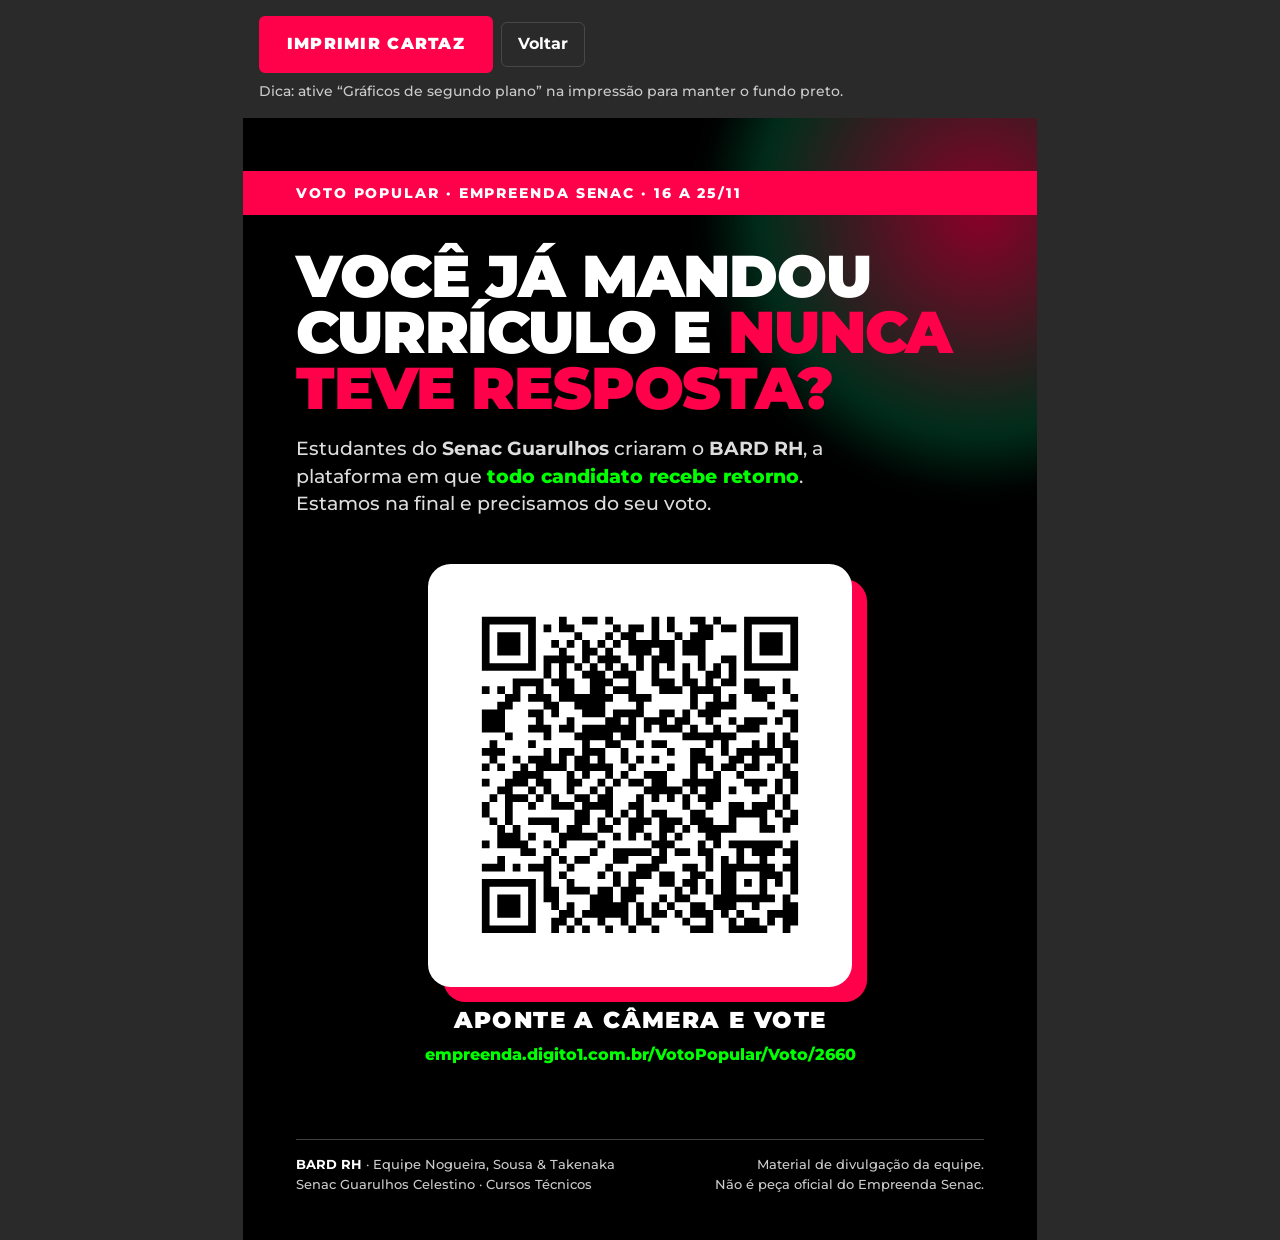
<file: cartaz.html>
<!doctype html>
<html lang="pt-BR">
<head>
<meta charset="utf-8">
<meta name="viewport" content="width=device-width, initial-scale=1">
<title>Cartaz A4 · Vote no BARD RH</title>
<link href="assets/vendor/bootstrap.min.css" rel="stylesheet">
<link href="assets/style.css" rel="stylesheet">
<style>
  @page{size:A4 portrait;margin:0}
  html,body{background:#2a2a2a}
  .sheet{width:210mm;min-height:297mm;margin:0 auto;background:#000;color:#fff;position:relative;overflow:hidden;display:flex;flex-direction:column;padding:14mm 14mm 12mm}
  .sheet::before{content:"";position:absolute;right:-60mm;top:-50mm;width:150mm;height:150mm;background:radial-gradient(circle,rgba(255,0,74,.55),rgba(0,255,150,.18) 55%,transparent 70%);filter:blur(10px)}
  .sheet>*{position:relative}
  .p-band{background:#FF004A;margin:0 -14mm;padding:3.2mm 14mm;font-weight:800;text-transform:uppercase;letter-spacing:.14em;font-size:3.6mm}
  .p-title{font-weight:900;text-transform:uppercase;line-height:.95;letter-spacing:-.02em;font-size:15.5mm;margin:9mm 0 5mm}
  .p-title .a{color:#FF004A}.p-title .b{color:#00FF00}
  .p-sub{font-size:5mm;line-height:1.45;color:#ddd;max-width:150mm}
  .p-qr{background:#fff;border-radius:6mm;padding:6mm;width:112mm;margin:8mm auto 4mm;box-shadow:4mm 4mm 0 #FF004A}
  .p-qr svg{display:block;width:100%;height:auto}
  .p-cta{text-align:center;font-weight:900;text-transform:uppercase;letter-spacing:.06em;font-size:6.2mm}
  .p-url{text-align:center;color:#00FF00;font-weight:800;font-size:4.2mm;margin-top:1.5mm;word-break:break-all}
  .p-foot{margin-top:auto;display:flex;justify-content:space-between;align-items:flex-end;gap:6mm;border-top:1px solid rgba(255,255,255,.25);padding-top:4mm;font-size:3.5mm;color:#ccc}
  .p-foot strong{color:#fff;text-transform:uppercase}
  .toolbar{max-width:210mm;margin:0 auto;padding:1rem 0;flex-wrap:wrap;align-items:center}.toolbar .btn{white-space:nowrap}
  @media print{html,body{background:#000}.toolbar{display:none}.sheet{margin:0;width:210mm;height:297mm;min-height:0;-webkit-print-color-adjust:exact;print-color-adjust:exact}.p-band{-webkit-print-color-adjust:exact;print-color-adjust:exact}}
</style>
</head>
<body>
<div class="toolbar d-flex gap-2 px-3 no-print">
  <button class="btn btn-emp" onclick="window.print()">Imprimir cartaz</button>
  <a class="btn btn-ghost" href="index.html">Voltar</a>
  <span class="text-muted-emp small align-self-center">Dica: ative “Gráficos de segundo plano” na impressão para manter o fundo preto.</span>
</div>
<div class="sheet">
  <div class="p-band">Voto Popular · Empreenda Senac · 16 a 25/11</div>
  <div class="p-title">Você já mandou currículo e <span class="a">nunca teve resposta?</span></div>
  <p class="p-sub">Estudantes do <strong>Senac Guarulhos</strong> criaram o <strong>BARD RH</strong>, a plataforma em que <span style="color:#00FF00;font-weight:800">todo candidato recebe retorno</span>. Estamos na final e precisamos do seu voto.</p>
  <div class="p-qr" role="img" aria-label="QR-Code da votação"><svg xmlns="http://www.w3.org/2000/svg" viewBox="0 0 49 49" class="segno"><path fill="#fff" d="M0 0h49v49h-49z"/><path class="qrline" stroke="#000" d="M4 4.5h7m3 0h1m2 0h2m1 0h1m5 0h1m1 0h1m2 0h2m1 0h1m3 0h7m-41 1h1m5 0h1m1 0h1m1 0h2m5 0h1m1 0h2m1 0h1m1 0h1m3 0h2m1 0h2m1 0h1m5 0h1m-41 1h1m1 0h3m1 0h1m5 0h1m3 0h1m1 0h2m2 0h1m2 0h1m1 0h3m4 0h1m1 0h3m1 0h1m-41 1h1m1 0h3m1 0h1m2 0h1m1 0h1m1 0h1m1 0h1m1 0h1m1 0h6m1 0h3m5 0h1m1 0h3m1 0h1m-41 1h1m1 0h3m1 0h1m3 0h1m2 0h2m1 0h1m2 0h3m1 0h2m1 0h3m5 0h1m1 0h3m1 0h1m-41 1h1m5 0h1m1 0h4m1 0h1m1 0h3m2 0h1m1 0h3m3 0h1m2 0h2m1 0h1m5 0h1m-41 1h7m1 0h1m1 0h1m1 0h1m1 0h1m1 0h1m1 0h1m1 0h1m1 0h1m1 0h1m1 0h1m1 0h1m1 0h1m1 0h1m1 0h7m-33 1h1m1 0h1m2 0h3m1 0h3m2 0h1m3 0h1m2 0h2m1 0h1m-29 1h4m1 0h3m2 0h3m2 0h1m2 0h3m1 0h2m1 0h1m1 0h2m1 0h2m3 0h1m-40 1h1m1 0h1m1 0h1m2 0h1m2 0h2m2 0h2m1 0h3m3 0h3m1 0h4m3 0h4m1 0h1m-37 1h2m1 0h3m1 0h7m2 0h3m5 0h1m2 0h1m1 0h1m2 0h2m3 0h1m-39 1h2m4 0h2m2 0h4m4 0h1m6 0h1m1 0h4m4 0h1m-38 1h3m3 0h2m1 0h1m3 0h3m1 0h4m2 0h2m1 0h1m1 0h3m8 0h2m-41 1h3m4 0h1m3 0h1m4 0h2m1 0h1m1 0h3m1 0h2m2 0h1m2 0h1m1 0h3m1 0h1m1 0h1m-41 1h3m3 0h3m1 0h2m1 0h7m1 0h1m1 0h3m1 0h1m2 0h1m2 0h3m4 0h1m-38 1h1m4 0h1m3 0h5m1 0h2m6 0h7m4 0h1m1 0h1m-39 1h1m4 0h1m6 0h1m2 0h2m2 0h1m1 0h2m5 0h1m1 0h1m3 0h1m1 0h1m1 0h2m-41 1h3m5 0h1m1 0h2m1 0h3m2 0h1m5 0h1m2 0h2m2 0h1m1 0h6m1 0h1m-40 1h1m2 0h1m1 0h3m1 0h1m1 0h2m1 0h1m2 0h1m1 0h1m1 0h1m4 0h3m2 0h2m1 0h1m2 0h1m1 0h1m-41 1h1m1 0h1m2 0h1m1 0h4m1 0h5m2 0h1m4 0h1m2 0h1m1 0h1m1 0h2m1 0h2m1 0h1m1 0h1m-36 1h4m3 0h1m1 0h1m2 0h1m1 0h1m2 0h3m3 0h1m2 0h1m2 0h1m5 0h2m-41 1h1m2 0h3m1 0h2m2 0h2m2 0h1m1 0h1m1 0h2m1 0h2m2 0h5m3 0h3m1 0h1m1 0h1m-39 1h2m2 0h1m1 0h1m2 0h1m2 0h1m1 0h1m4 0h5m1 0h1m1 0h2m1 0h1m2 0h1m2 0h1m1 0h1m-40 1h1m1 0h3m1 0h1m1 0h1m2 0h2m1 0h2m3 0h1m1 0h1m1 0h1m1 0h1m1 0h3m6 0h1m1 0h1m-40 1h1m2 0h1m2 0h1m2 0h3m1 0h4m2 0h2m5 0h1m2 0h1m2 0h2m1 0h3m1 0h1m-40 1h1m2 0h1m8 0h2m2 0h1m1 0h1m1 0h1m1 0h2m3 0h2m3 0h5m1 0h1m1 0h1m-40 1h1m1 0h1m2 0h4m2 0h2m1 0h1m1 0h1m1 0h3m1 0h3m1 0h3m2 0h1m3 0h1m2 0h2m-39 1h1m1 0h1m4 0h1m1 0h2m2 0h2m2 0h2m2 0h2m1 0h1m1 0h5m3 0h2m1 0h1m-38 1h3m1 0h1m3 0h5m2 0h1m1 0h1m1 0h1m1 0h1m1 0h1m3 0h2m-31 1h1m1 0h4m2 0h1m1 0h1m4 0h1m6 0h3m3 0h1m1 0h1m1 0h7m1 0h1m-36 1h2m2 0h1m4 0h1m2 0h5m1 0h1m1 0h2m1 0h2m3 0h1m1 0h3m1 0h2m-39 1h1m5 0h1m1 0h1m1 0h2m3 0h2m3 0h2m5 0h1m1 0h1m1 0h1m2 0h1m3 0h1m-41 1h3m1 0h1m1 0h3m2 0h1m4 0h1m3 0h3m3 0h2m1 0h1m1 0h7m1 0h2m-33 1h1m1 0h1m4 0h1m1 0h1m1 0h3m1 0h2m2 0h2m2 0h2m3 0h3m1 0h1m-41 1h7m1 0h1m2 0h1m5 0h1m1 0h1m3 0h2m1 0h2m1 0h1m1 0h2m1 0h1m1 0h1m1 0h1m1 0h1m-41 1h1m5 0h1m1 0h2m1 0h3m1 0h2m1 0h3m4 0h1m1 0h1m1 0h1m1 0h2m3 0h1m3 0h1m-41 1h1m1 0h3m1 0h1m1 0h2m4 0h3m1 0h2m3 0h1m1 0h2m3 0h8m1 0h1m-40 1h1m1 0h3m1 0h1m2 0h1m1 0h1m2 0h5m1 0h1m1 0h1m1 0h1m2 0h2m1 0h3m2 0h1m3 0h2m-41 1h1m1 0h3m1 0h1m3 0h2m1 0h6m1 0h1m1 0h2m1 0h1m1 0h3m1 0h1m1 0h1m3 0h4m-41 1h1m5 0h1m2 0h2m1 0h1m2 0h1m2 0h1m1 0h2m4 0h1m2 0h1m2 0h1m1 0h2m1 0h1m1 0h2m-41 1h7m2 0h1m1 0h1m1 0h1m2 0h1m2 0h1m2 0h1m4 0h3m2 0h5m2 0h1"/></svg></div>
  <div class="p-cta">Aponte a câmera e vote</div>
  <div class="p-url">empreenda.digito1.com.br/VotoPopular/Voto/2660</div>
  <div class="p-foot">
    <div><strong>BARD RH</strong> · Equipe Nogueira, Sousa &amp; Takenaka<br>Senac Guarulhos Celestino · Cursos Técnicos</div>
    <div style="text-align:right">Material de divulgação da equipe.<br>Não é peça oficial do Empreenda Senac.</div>
  </div>
</div>
</body>
</html>
</file>
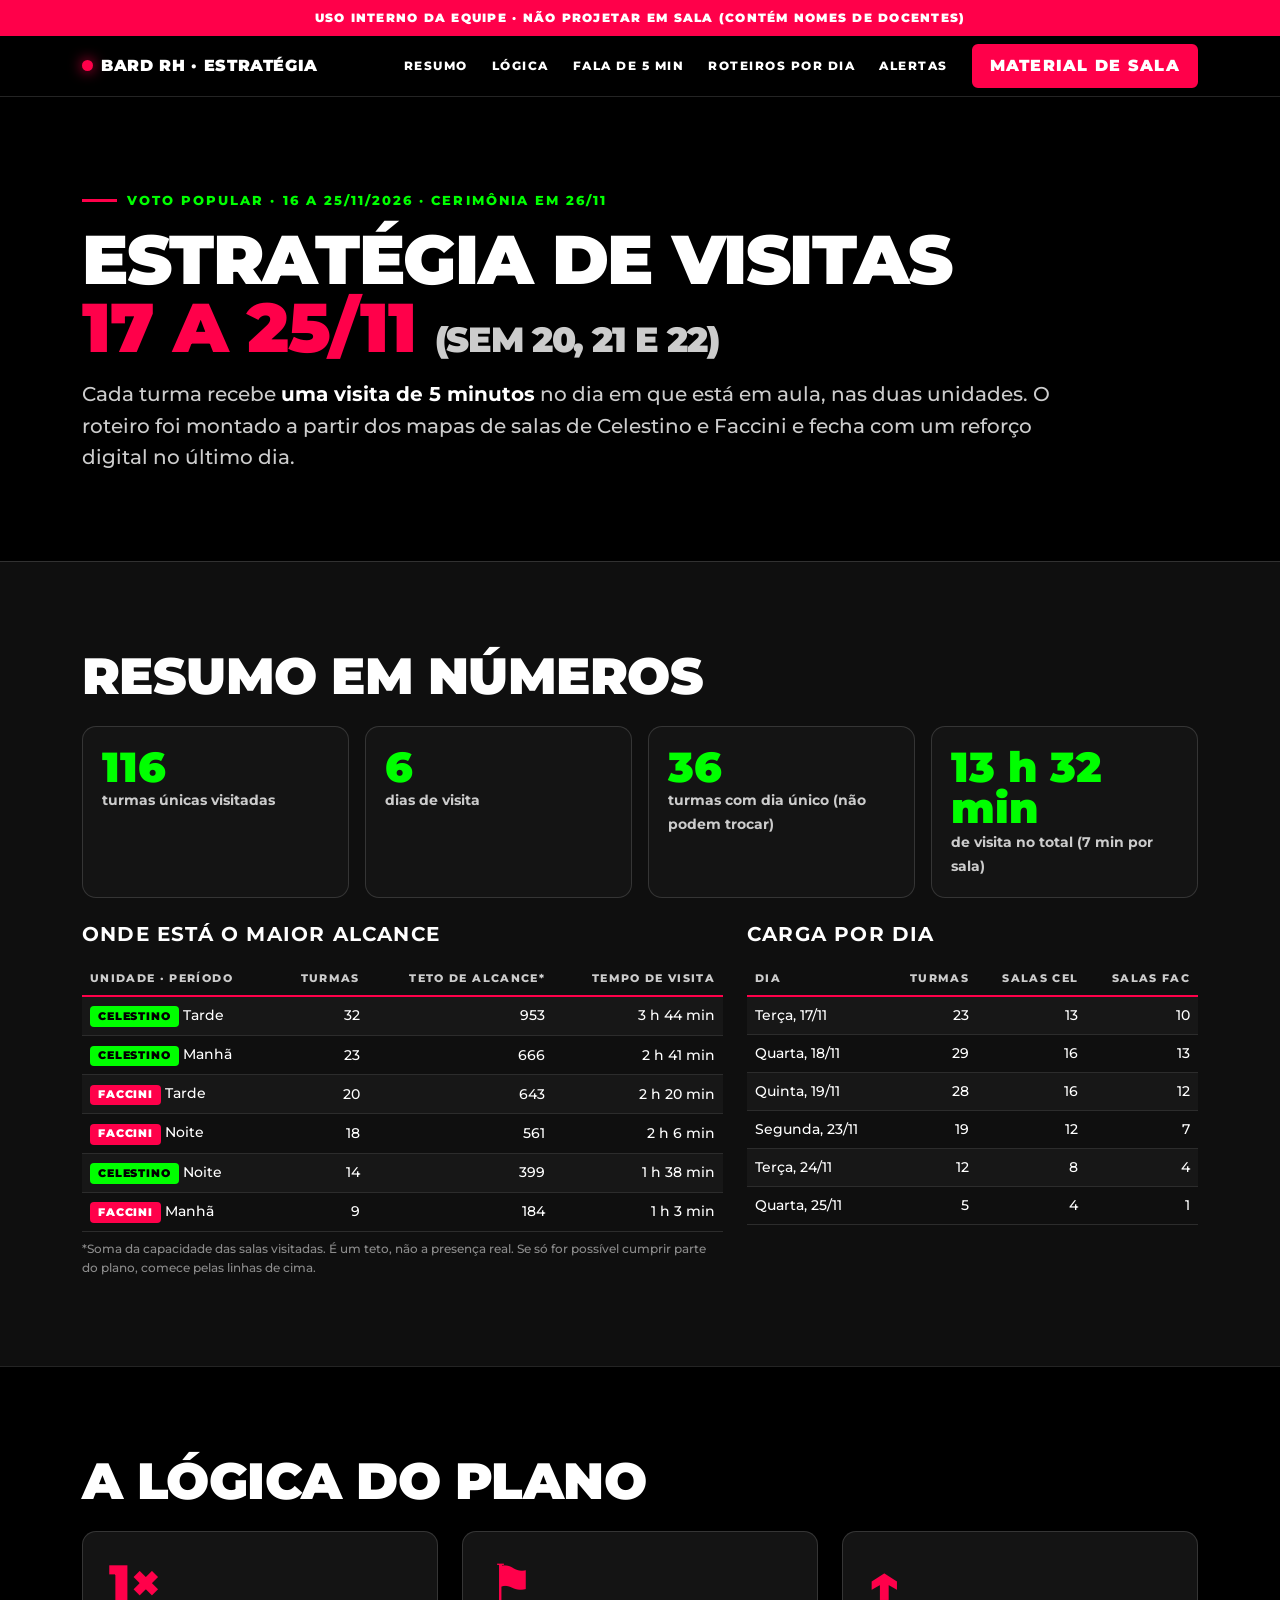
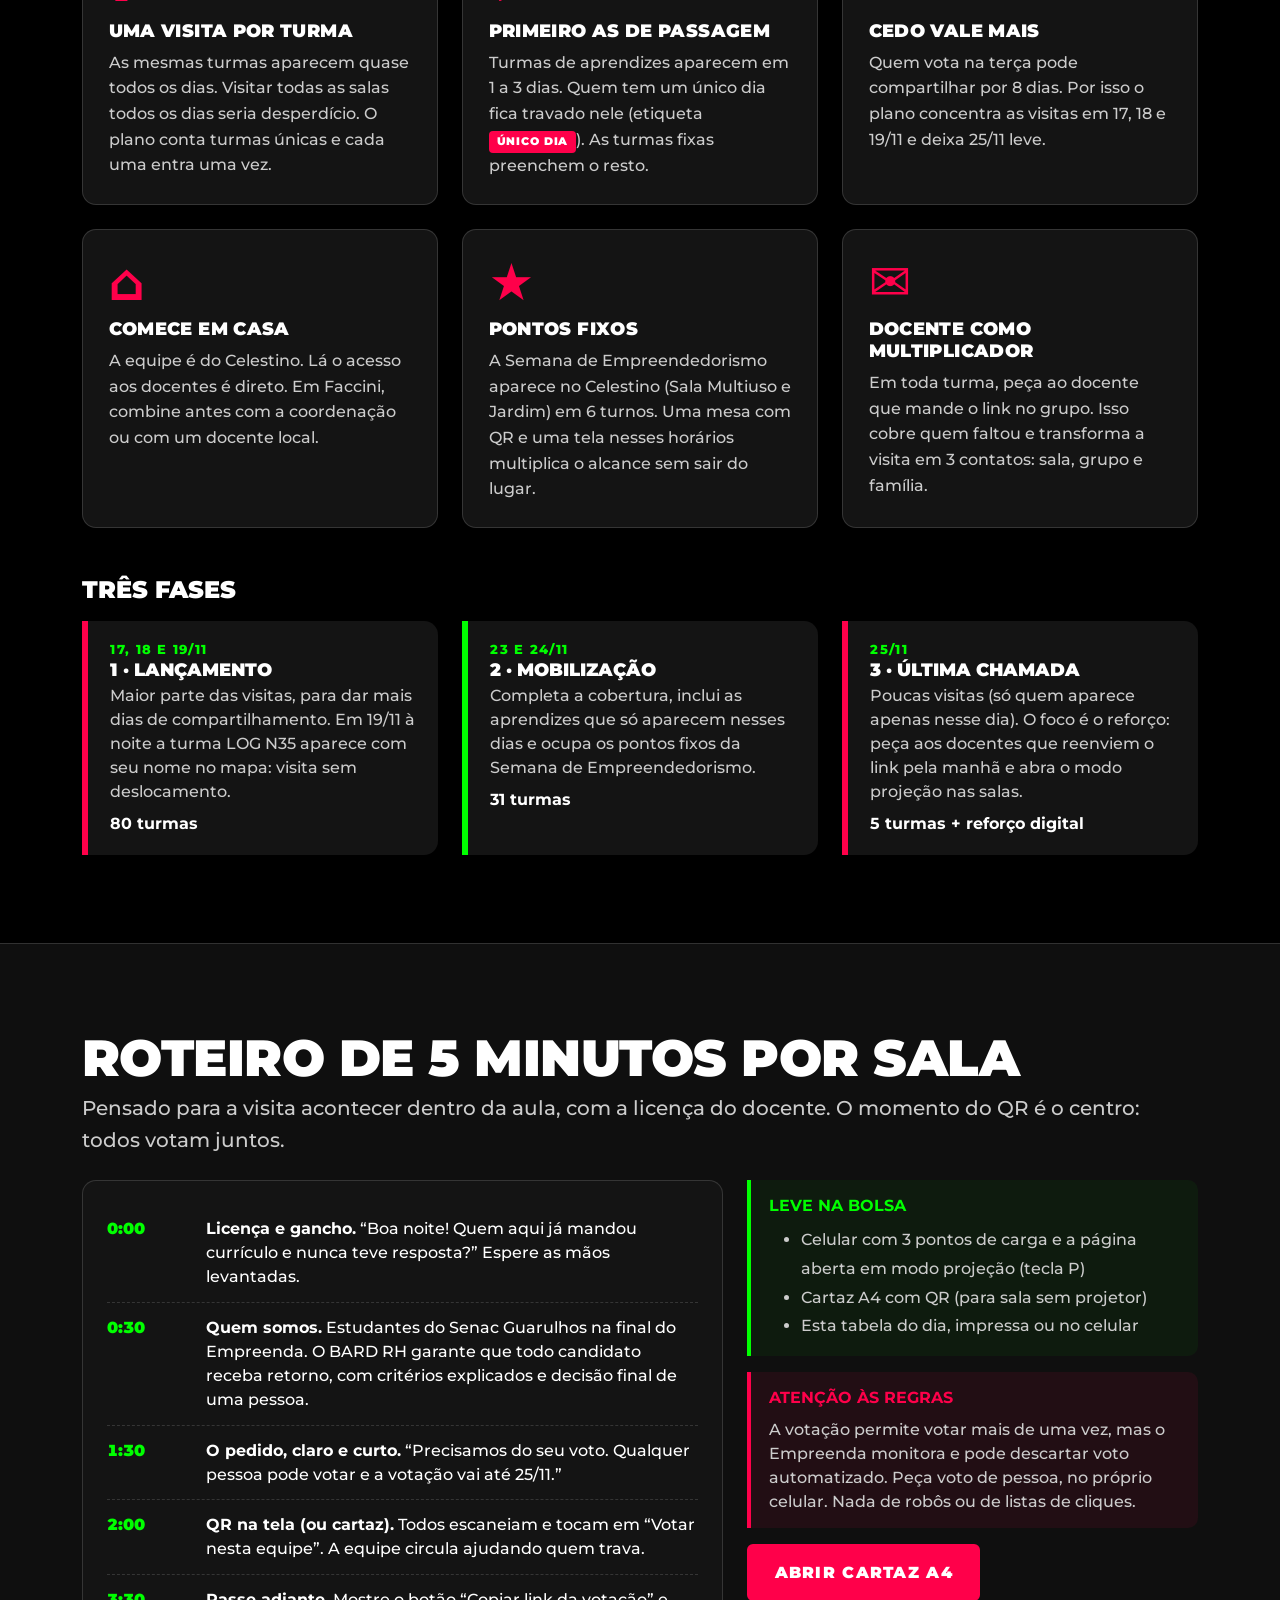
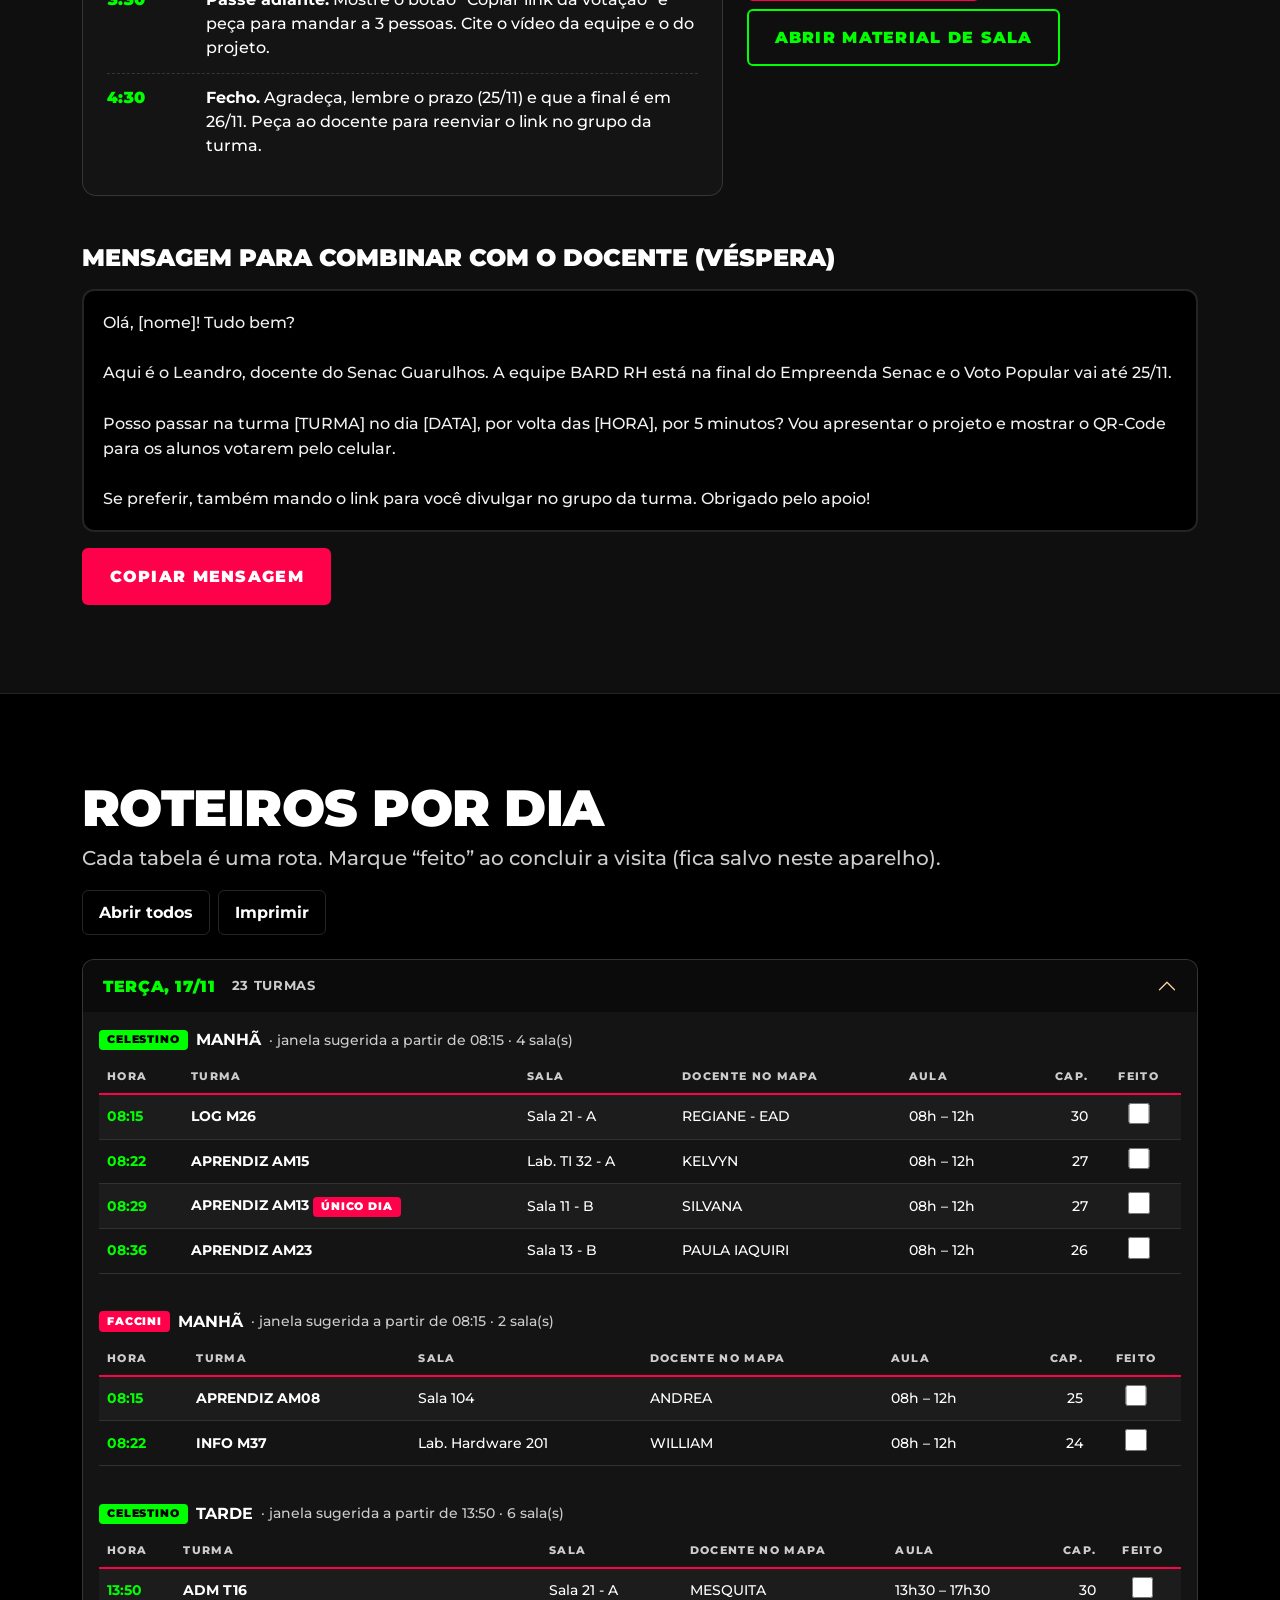
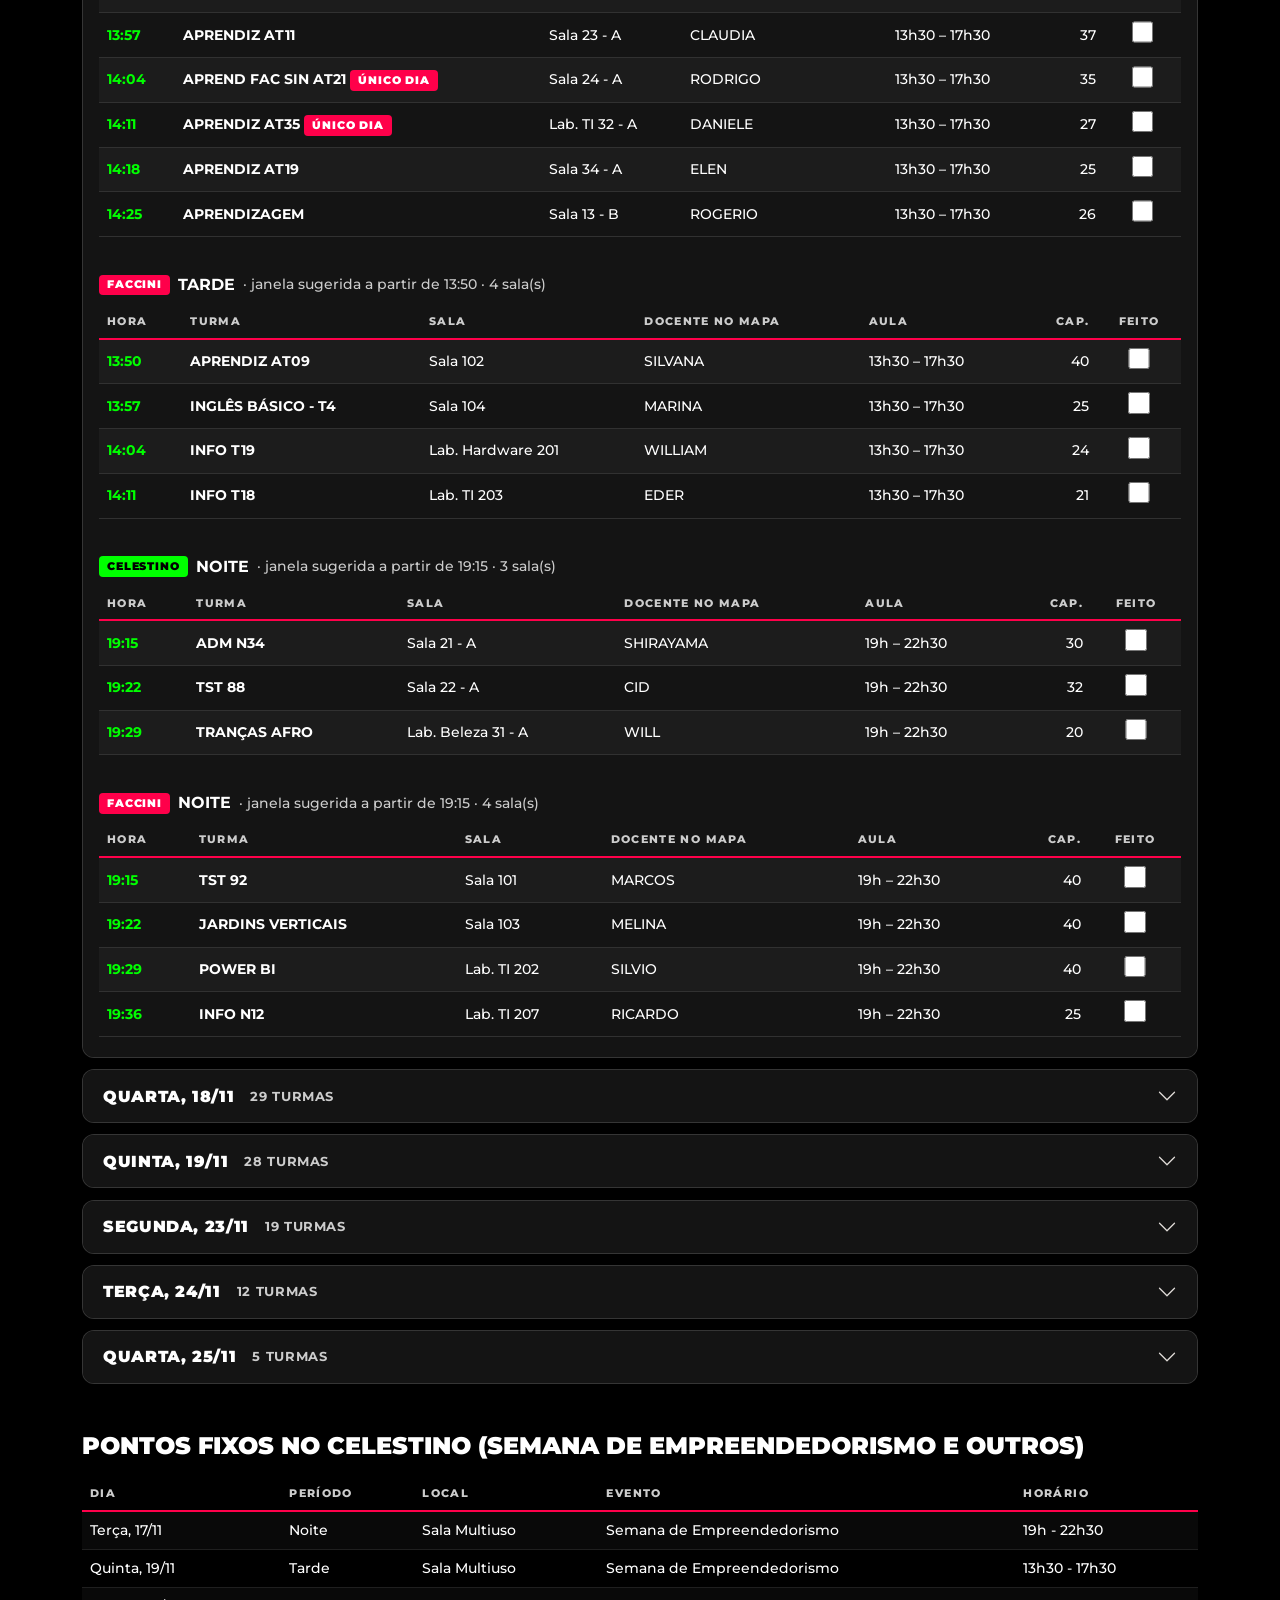
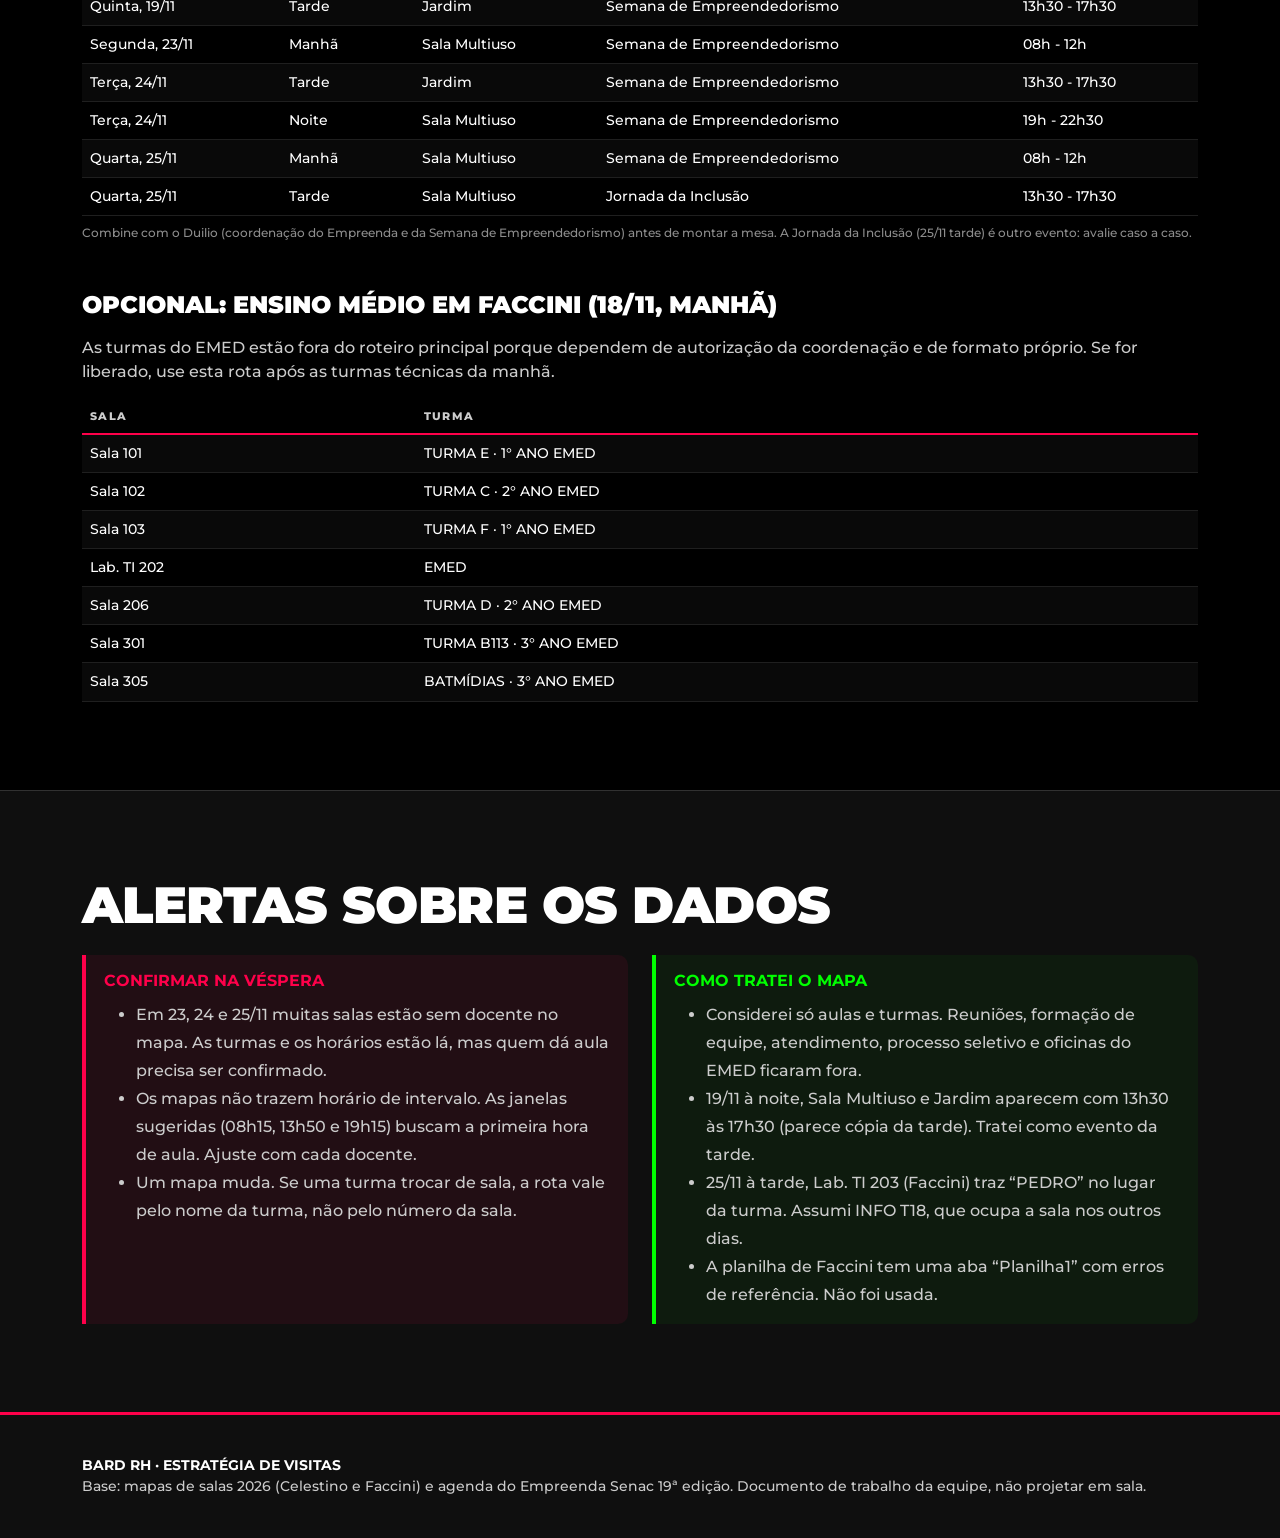
<file: estrategia.html>
<!doctype html>
<html lang="pt-BR">
<head>
<meta charset="utf-8">
<meta name="viewport" content="width=device-width, initial-scale=1">
<title>Estratégia de visitas · BARD RH · Voto Popular (uso interno)</title>
<meta name="robots" content="noindex">
<meta name="theme-color" content="#000000">
<link href="assets/vendor/bootstrap.min.css" rel="stylesheet">
<link href="assets/style.css" rel="stylesheet">
</head>
<body>
<div class="warn-internal">Uso interno da equipe · não projetar em sala (contém nomes de docentes)</div>

<nav class="navbar navbar-expand-lg navbar-emp sticky-top" aria-label="Principal">
  <div class="container">
    <a class="navbar-brand" href="#topo"><span class="brand-dot"></span>BARD RH · Estratégia</a>
    <button class="navbar-toggler" type="button" data-bs-toggle="collapse" data-bs-target="#menu" aria-controls="menu" aria-expanded="false" aria-label="Abrir menu"><span class="navbar-toggler-icon"></span></button>
    <div class="collapse navbar-collapse" id="menu">
      <ul class="navbar-nav ms-auto gap-lg-2 align-items-lg-center">
        <li class="nav-item"><a class="nav-link" href="#resumo">Resumo</a></li>
        <li class="nav-item"><a class="nav-link" href="#logica">Lógica</a></li>
        <li class="nav-item"><a class="nav-link" href="#roteiro-fala">Fala de 5 min</a></li>
        <li class="nav-item"><a class="nav-link" href="#roteiros">Roteiros por dia</a></li>
        <li class="nav-item"><a class="nav-link" href="#alertas">Alertas</a></li>
        <li class="nav-item ms-lg-2"><a class="btn btn-emp py-2 px-3" href="index.html">Material de sala</a></li>
      </ul>
    </div>
  </div>
</nav>

<main>
<header class="section" id="topo" style="border-top:0">
  <div class="container">
    <p class="eyebrow mb-3">Voto Popular · 16 a 25/11/2026 · Cerimônia em 26/11</p>
    <h1 class="display-emp mb-3" style="font-size:clamp(2.2rem,5.4vw,4.4rem)">Estratégia de visitas<br><span class="text-pink">17 a 25/11</span> <span class="text-muted-emp" style="font-size:.5em">(sem 20, 21 e 22)</span></h1>
    <p class="lead-emp mb-0" style="max-width:62rem">Cada turma recebe <strong class="text-white">uma visita de 5 minutos</strong> no dia em que está em aula, nas duas unidades. O roteiro foi montado a partir dos mapas de salas de Celestino e Faccini e fecha com um reforço digital no último dia.</p>
  </div>
</header>

<!-- RESUMO -->
<section class="section section-alt" id="resumo">
  <div class="container">
    <h2 class="section-title mb-4">Resumo em números</h2>
    <div class="row g-3 mb-4" id="kpis"></div>
    <div class="row g-4">
      <div class="col-lg-7">
        <h3 class="h5 text-uppercase fw-bold mb-3" style="letter-spacing:.06em">Onde está o maior alcance</h3>
        <div class="table-responsive"><table class="table table-emp table-striped" id="tblPrio">
          <thead><tr><th>Unidade · período</th><th class="text-end">Turmas</th><th class="text-end">Teto de alcance*</th><th class="text-end">Tempo de visita</th></tr></thead><tbody></tbody></table></div>
        <p class="disclaimer mt-2 mb-0">*Soma da capacidade das salas visitadas. É um teto, não a presença real. Se só for possível cumprir parte do plano, comece pelas linhas de cima.</p>
      </div>
      <div class="col-lg-5">
        <h3 class="h5 text-uppercase fw-bold mb-3" style="letter-spacing:.06em">Carga por dia</h3>
        <div class="table-responsive"><table class="table table-emp table-striped" id="tblDias">
          <thead><tr><th>Dia</th><th class="text-end">Turmas</th><th class="text-end">Salas CEL</th><th class="text-end">Salas FAC</th></tr></thead><tbody></tbody></table></div>
      </div>
    </div>
  </div>
</section>

<!-- LÓGICA -->
<section class="section" id="logica">
  <div class="container">
    <h2 class="section-title mb-4">A lógica do plano</h2>
    <div class="row g-4 mb-5">
      <div class="col-md-6 col-lg-4"><article class="card-emp"><div class="num">1×</div><h3>Uma visita por turma</h3><p>As mesmas turmas aparecem quase todos os dias. Visitar todas as salas todos os dias seria desperdício. O plano conta turmas únicas e cada uma entra uma vez.</p></article></div>
      <div class="col-md-6 col-lg-4"><article class="card-emp"><div class="num">⚑</div><h3>Primeiro as de passagem</h3><p>Turmas de aprendizes aparecem em 1 a 3 dias. Quem tem um único dia fica travado nele (etiqueta <span class="tag">único dia</span>). As turmas fixas preenchem o resto.</p></article></div>
      <div class="col-md-6 col-lg-4"><article class="card-emp"><div class="num">↑</div><h3>Cedo vale mais</h3><p>Quem vota na terça pode compartilhar por 8 dias. Por isso o plano concentra as visitas em 17, 18 e 19/11 e deixa 25/11 leve.</p></article></div>
      <div class="col-md-6 col-lg-4"><article class="card-emp"><div class="num">⌂</div><h3>Comece em casa</h3><p>A equipe é do Celestino. Lá o acesso aos docentes é direto. Em Faccini, combine antes com a coordenação ou com um docente local.</p></article></div>
      <div class="col-md-6 col-lg-4"><article class="card-emp"><div class="num">★</div><h3>Pontos fixos</h3><p>A Semana de Empreendedorismo aparece no Celestino (Sala Multiuso e Jardim) em 6 turnos. Uma mesa com QR e uma tela nesses horários multiplica o alcance sem sair do lugar.</p></article></div>
      <div class="col-md-6 col-lg-4"><article class="card-emp"><div class="num">✉</div><h3>Docente como multiplicador</h3><p>Em toda turma, peça ao docente que mande o link no grupo. Isso cobre quem faltou e transforma a visita em 3 contatos: sala, grupo e família.</p></article></div>
    </div>

    <h3 class="h4 text-uppercase fw-black mb-3" style="font-weight:900">Três fases</h3>
    <div class="row g-4">
      <div class="col-lg-4"><div class="phase"><div class="when">17, 18 e 19/11</div><h3>1 · Lançamento</h3><p class="mb-2 text-muted-emp">Maior parte das visitas, para dar mais dias de compartilhamento. Em 19/11 à noite a turma LOG N35 aparece com seu nome no mapa: visita sem deslocamento.</p><div class="fw-bold" id="faseA"></div></div></div>
      <div class="col-lg-4"><div class="phase g"><div class="when">23 e 24/11</div><h3>2 · Mobilização</h3><p class="mb-2 text-muted-emp">Completa a cobertura, inclui as aprendizes que só aparecem nesses dias e ocupa os pontos fixos da Semana de Empreendedorismo.</p><div class="fw-bold" id="faseB"></div></div></div>
      <div class="col-lg-4"><div class="phase"><div class="when">25/11</div><h3>3 · Última chamada</h3><p class="mb-2 text-muted-emp">Poucas visitas (só quem aparece apenas nesse dia). O foco é o reforço: peça aos docentes que reenviem o link pela manhã e abra o modo projeção nas salas.</p><div class="fw-bold" id="faseC"></div></div></div>
    </div>
  </div>
</section>

<!-- ROTEIRO DE FALA -->
<section class="section section-alt" id="roteiro-fala">
  <div class="container">
    <h2 class="section-title mb-2">Roteiro de 5 minutos por sala</h2>
    <p class="lead-emp mb-4">Pensado para a visita acontecer dentro da aula, com a licença do docente. O momento do QR é o centro: todos votam juntos.</p>
    <div class="row g-4">
      <div class="col-lg-7">
        <div class="card-emp p-4">
          <div class="script-line"><div class="tm">0:00</div><div><strong class="text-white">Licença e gancho.</strong> “Boa noite! Quem aqui já mandou currículo e nunca teve resposta?” Espere as mãos levantadas.</div></div>
          <div class="script-line"><div class="tm">0:30</div><div><strong class="text-white">Quem somos.</strong> Estudantes do Senac Guarulhos na final do Empreenda. O BARD RH garante que todo candidato receba retorno, com critérios explicados e decisão final de uma pessoa.</div></div>
          <div class="script-line"><div class="tm">1:30</div><div><strong class="text-white">O pedido, claro e curto.</strong> “Precisamos do seu voto. Qualquer pessoa pode votar e a votação vai até 25/11.”</div></div>
          <div class="script-line"><div class="tm">2:00</div><div><strong class="text-white">QR na tela (ou cartaz).</strong> Todos escaneiam e tocam em “Votar nesta equipe”. A equipe circula ajudando quem trava.</div></div>
          <div class="script-line"><div class="tm">3:30</div><div><strong class="text-white">Passe adiante.</strong> Mostre o botão “Copiar link da votação” e peça para mandar a 3 pessoas. Cite o vídeo da equipe e o do projeto.</div></div>
          <div class="script-line"><div class="tm">4:30</div><div><strong class="text-white">Fecho.</strong> Agradeça, lembre o prazo (25/11) e que a final é em 26/11. Peça ao docente para reenviar o link no grupo da turma.</div></div>
        </div>
      </div>
      <div class="col-lg-5">
        <div class="note-box mb-3"><strong class="text-green text-uppercase">Leve na bolsa</strong>
          <ul class="mb-0 mt-2 text-muted-emp" style="line-height:1.8"><li>Celular com 3 pontos de carga e a página aberta em modo projeção (tecla P)</li><li>Cartaz A4 com QR (para sala sem projetor)</li><li>Esta tabela do dia, impressa ou no celular</li></ul>
        </div>
        <div class="note-box warn"><strong class="text-pink text-uppercase">Atenção às regras</strong>
          <p class="mb-0 mt-2 text-muted-emp">A votação permite votar mais de uma vez, mas o Empreenda monitora e pode descartar voto automatizado. Peça voto de pessoa, no próprio celular. Nada de robôs ou de listas de cliques.</p>
        </div>
        <div class="d-flex flex-wrap gap-2 mt-3 no-print">
          <a class="btn btn-emp" href="cartaz.html" target="_blank">Abrir cartaz A4</a>
          <a class="btn btn-emp-outline" href="index.html" target="_blank">Abrir material de sala</a>
        </div>
      </div>
    </div>

    <h3 class="h4 text-uppercase mt-5 mb-3" style="font-weight:900">Mensagem para combinar com o docente (véspera)</h3>
    <div class="msg-box" id="msgDocente"></div>
    <button class="btn btn-emp mt-3" type="button" id="btnCopiaDoc">Copiar mensagem</button>
  </div>
</section>

<!-- ROTEIROS -->
<section class="section" id="roteiros">
  <div class="container">
    <div class="d-flex flex-wrap justify-content-between align-items-end gap-3 mb-4">
      <div>
        <h2 class="section-title mb-2">Roteiros por dia</h2>
        <p class="lead-emp mb-0">Cada tabela é uma rota. Marque “feito” ao concluir a visita (fica salvo neste aparelho).</p>
      </div>
      <div class="d-flex gap-2 no-print">
        <button class="btn btn-ghost" type="button" id="btnAbrirTodos">Abrir todos</button>
        <button class="btn btn-ghost" type="button" id="btnImprimir">Imprimir</button>
      </div>
    </div>
    <div class="accordion accordion-emp" id="accDias"></div>

    <h3 class="h4 text-uppercase mt-5 mb-3" style="font-weight:900">Pontos fixos no Celestino (Semana de Empreendedorismo e outros)</h3>
    <div class="table-responsive"><table class="table table-emp table-striped" id="tblEv"><thead><tr><th>Dia</th><th>Período</th><th>Local</th><th>Evento</th><th>Horário</th></tr></thead><tbody></tbody></table></div>
    <p class="disclaimer mt-2">Combine com o Duilio (coordenação do Empreenda e da Semana de Empreendedorismo) antes de montar a mesa. A Jornada da Inclusão (25/11 tarde) é outro evento: avalie caso a caso.</p>

    <h3 class="h4 text-uppercase mt-5 mb-3" style="font-weight:900">Opcional: Ensino Médio em Faccini (18/11, manhã)</h3>
    <p class="text-muted-emp">As turmas do EMED estão fora do roteiro principal porque dependem de autorização da coordenação e de formato próprio. Se for liberado, use esta rota após as turmas técnicas da manhã.</p>
    <div class="table-responsive"><table class="table table-emp table-striped" id="tblEmed"><thead><tr><th>Sala</th><th>Turma</th></tr></thead><tbody></tbody></table></div>
  </div>
</section>

<!-- ALERTAS -->
<section class="section section-alt" id="alertas">
  <div class="container">
    <h2 class="section-title mb-4">Alertas sobre os dados</h2>
    <div class="row g-4">
      <div class="col-lg-6"><div class="note-box warn h-100"><strong class="text-pink text-uppercase">Confirmar na véspera</strong>
        <ul class="mt-2 mb-0 text-muted-emp" style="line-height:1.75">
          <li>Em 23, 24 e 25/11 muitas salas estão sem docente no mapa. As turmas e os horários estão lá, mas quem dá aula precisa ser confirmado.</li>
          <li>Os mapas não trazem horário de intervalo. As janelas sugeridas (08h15, 13h50 e 19h15) buscam a primeira hora de aula. Ajuste com cada docente.</li>
          <li>Um mapa muda. Se uma turma trocar de sala, a rota vale pelo nome da turma, não pelo número da sala.</li>
        </ul></div></div>
      <div class="col-lg-6"><div class="note-box h-100"><strong class="text-green text-uppercase">Como tratei o mapa</strong>
        <ul class="mt-2 mb-0 text-muted-emp" style="line-height:1.75">
          <li>Considerei só aulas e turmas. Reuniões, formação de equipe, atendimento, processo seletivo e oficinas do EMED ficaram fora.</li>
          <li>19/11 à noite, Sala Multiuso e Jardim aparecem com 13h30 às 17h30 (parece cópia da tarde). Tratei como evento da tarde.</li>
          <li>25/11 à tarde, Lab. TI 203 (Faccini) traz “PEDRO” no lugar da turma. Assumi INFO T18, que ocupa a sala nos outros dias.</li>
          <li>A planilha de Faccini tem uma aba “Planilha1” com erros de referência. Não foi usada.</li>
        </ul></div></div>
    </div>
  </div>
</section>
</main>

<footer class="footer-emp"><div class="container"><strong class="text-white text-uppercase">BARD RH · Estratégia de visitas</strong><br>Base: mapas de salas 2026 (Celestino e Faccini) e agenda do Empreenda Senac 19ª edição. Documento de trabalho da equipe, não projetar em sala.</div></footer>

<div class="toast-emp" id="toast" role="status" aria-live="polite"></div>
<script src="assets/vendor/bootstrap.bundle.min.js"></script>
<script src="assets/plano-interno.js"></script>
<script src="assets/estrategia.js"></script>
</body>
</html>
</file>
<file: assets/css/styles.css>
/* ===================================================================
   BARD RH — hotsite unificado · design system
   Paleta e tipografia seguem a Apresentação Final, o Manual do Projeto
   e o Dossiê interativo (resumo): preto/dourado, tipografia bold
   arredondada para títulos, cartões com cantos suaves e seções que
   alternam fundo escuro e fundo "papel", como nos slides oficiais.
   =================================================================== */

:root {
  --black: #0b0b0c;
  --black-soft: #141414;
  --surface: #1b1b1b;
  --surface-2: #232323;
  --paper: #f5f5f1;
  --paper-card: #ffffff;
  --ink: #141311;
  --ink-soft: #4a463d;
  --gold: #d9ae35;
  --gold-light: #f0d78a;
  --gold-deep: #8a6d12;
  --silver: #c3c7cb;
  --line-dark: rgba(217, 174, 53, .22);
  --line-light: rgba(20, 19, 17, .1);
  --muted: #a8a399;
  --display: 'Baloo 2', 'DM Sans', Arial, sans-serif;
  --sans: 'DM Sans', Arial, sans-serif;
  --header: 76px;
  --radius: 18px;
  --radius-sm: 12px;
  --radius-pill: 999px;
}

* { box-sizing: border-box; }
html { scroll-behavior: smooth; scroll-padding-top: calc(var(--header) + 14px); }
body {
  margin: 0;
  background: var(--black);
  color: var(--paper);
  font-family: var(--sans);
  font-size: 16px;
  line-height: 1.65;
  overflow-x: hidden;
}

::selection { background: var(--gold); color: #1a1405; }
a, button { -webkit-tap-highlight-color: transparent; }

.skip-link {
  position: fixed; left: 16px; top: -100px;
  background: var(--gold); color: #1a1405;
  padding: 10px 16px; border-radius: var(--radius-sm);
  font-weight: 700; z-index: 2000;
}
.skip-link:focus { top: 16px; }

h1, h2, h3, h4, p { margin-top: 0; }
h1, h2, h3, h4 { font-family: var(--display); font-weight: 700; letter-spacing: -.01em; line-height: 1.1; }
h1 { font-size: clamp(2.5rem, 5.6vw, 4.85rem); max-width: 880px; font-weight: 800; }
h2 { font-size: clamp(1.9rem, 3.6vw, 3.05rem); }
h3 { font-size: 1.2rem; font-weight: 600; }
h1 span, h2 span { color: var(--gold); }
.section-dark h1 span, .section-dark h2 span { color: var(--gold); }
.section-paper h1 span, .section-paper h2 span { color: var(--gold-deep); }

a { color: inherit; }

/* ---------- header / nav ---------- */
.site-header {
  position: fixed; top: 0; left: 0; width: 100%; z-index: 1000;
  background: rgba(11, 11, 12, .88);
  border-bottom: 1px solid rgba(217, 174, 53, .16);
  backdrop-filter: blur(16px);
}
.navbar { min-height: var(--header); }
.brand { display: inline-flex; align-items: center; gap: 10px; color: var(--paper); font-family: var(--display); font-size: 1.1rem; font-weight: 600; letter-spacing: .01em; text-decoration: none; }
.brand img { width: 30px; height: 32px; object-fit: contain; }
.brand em { color: var(--gold); font-style: normal; }
.nav-link { color: var(--silver); font-size: .86rem; font-weight: 600; padding: 8px 14px !important; border-radius: var(--radius-pill); transition: background .18s ease, color .18s ease; -webkit-tap-highlight-color: transparent; }
.nav-link:hover, .nav-link:focus-visible, .nav-link.active { background: var(--gold); color: #1a1405; }
.navbar-toggler { border: 1px solid var(--line-dark); padding: 7px 10px; border-radius: var(--radius-sm); }
.navbar-toggler-icon { filter: invert(1); width: 1.2em; }
.map-btn {
  display: inline-flex; align-items: center; gap: 8px;
  border: 1px solid var(--gold); color: var(--gold-light);
  background: rgba(217, 174, 53, .08);
  border-radius: var(--radius-pill); padding: 9px 16px;
  font-size: .82rem; font-weight: 600; white-space: nowrap;
}
.map-btn:hover { background: rgba(217, 174, 53, .16); color: var(--paper); }

/* ---------- buttons ---------- */
.btn { border-radius: var(--radius-pill); padding: 13px 22px; font-size: .86rem; font-weight: 700; letter-spacing: .01em; transition: .2s ease; border: 1px solid transparent; }
.btn-gold { background: var(--gold); color: #1a1405; border-color: var(--gold); }
.btn-gold:hover { background: var(--gold-light); color: #1a1405; transform: translateY(-2px); }
.btn-outline-gold { color: var(--gold-light); border-color: var(--gold); background: transparent; }
.btn-outline-gold:hover { background: rgba(217, 174, 53, .1); color: var(--paper); transform: translateY(-2px); }
.btn-ghost-ink { color: var(--ink); border-color: rgba(20,19,17,.25); background: transparent; }
.btn-ghost-ink:hover { background: rgba(20,19,17,.06); }
.btn-sm { padding: 9px 16px; font-size: .78rem; }

/* ---------- section shells ---------- */
.section-shell { padding: 104px 0; position: relative; }
.section-dark { background: linear-gradient(145deg, #0b0b0c, #171715); color: var(--paper); }
.section-paper { background: var(--paper); color: var(--ink); }
.section-paper .muted, .section-paper p.lede { color: var(--ink-soft); }
.eyebrow { display: flex; align-items: center; gap: 10px; font-size: .72rem; letter-spacing: .16em; text-transform: uppercase; font-weight: 700; margin: 0 0 18px; }
.section-dark .eyebrow { color: var(--gold-light); }
.section-paper .eyebrow { color: var(--gold-deep); }
.eyebrow-line { width: 30px; height: 2px; background: var(--gold); border-radius: 2px; }
.section-heading { max-width: 820px; }
.section-heading h2 { margin-bottom: 18px; }
.lede { max-width: 680px; font-size: 1.05rem; }
.section-dark .lede { color: var(--silver); }
.section-paper .lede { color: var(--ink-soft); }
.micro-note { color: #938e82; font-size: .78rem; }
.section-paper .micro-note { color: #837c6c; }

/* ---------- hero ---------- */
.hero { min-height: 92vh; display: flex; align-items: center; padding-top: 140px; overflow: hidden;
  background: radial-gradient(circle at 82% 30%, rgba(217,174,53,.14), transparent 42%), linear-gradient(120deg, var(--black) 50%, #171310); }
.hero-glow { position: absolute; border-radius: 50%; filter: blur(60px); opacity: .35; width: 260px; height: 260px; right: 8%; top: 18%; background: var(--gold); }
.hero-tags { display: flex; gap: 10px; margin-bottom: 22px; flex-wrap: wrap; }
.pill-tag { display: inline-flex; align-items: center; background: var(--black-soft); border: 1px solid var(--line-dark); color: var(--gold-light); font-weight: 700; font-size: .78rem; padding: 7px 16px; border-radius: var(--radius-pill); }
.hero-lead { max-width: 640px; color: var(--silver); font-size: 1.08rem; }
.hero-emblem { position: relative; width: min(340px, 72vw); height: min(340px, 72vw); margin: 0 auto; border-radius: 50%;
  background: radial-gradient(circle at 50% 50%, rgba(217,174,53,.14), transparent 60%); border: 1px solid rgba(195,199,203,.25); display: grid; place-items: center; }
.hero-emblem img { width: 56%; height: auto; filter: drop-shadow(0 10px 30px rgba(217,174,53,.25)); }
.hero-card { position: relative; width: 88%; margin: -26px auto 0; padding: 22px 24px; border: 1px solid var(--line-dark); background: rgba(14,14,14,.85); border-radius: var(--radius); box-shadow: 0 18px 40px rgba(0,0,0,.42); }
.hero-card .kicker { display: block; text-transform: uppercase; letter-spacing: .13em; font-size: .67rem; color: var(--gold); margin-bottom: 8px; font-weight: 700; }
.hero-card strong { font-family: var(--display); font-size: 1.3rem; line-height: 1.3; color: var(--paper); }

/* ---------- storytelling: quotes, chapter transitions, timeline, inbox mock ---------- */
.quote-bubble { position: relative; margin: 22px 0; padding: 20px 22px; border-radius: var(--radius-sm); background: var(--black); color: var(--gold-light); font-family: var(--display); font-size: 1.1rem; font-weight: 600; }
.quote-bubble:after { content: ""; position: absolute; left: 28px; bottom: -9px; width: 18px; height: 18px; background: var(--black); clip-path: polygon(0 0, 100% 0, 0 100%); }
.section-paper .quote-bubble { background: var(--ink); color: var(--gold-light); }
.quote-bubble mark { background: none; color: var(--gold); }
.chapter-kicker { display: inline-flex; align-items: center; gap: 8px; font-size: .74rem; font-weight: 700; letter-spacing: .1em; text-transform: uppercase; margin-bottom: 10px; }
.section-dark .chapter-kicker { color: var(--gold-light); }
.section-paper .chapter-kicker { color: var(--gold-deep); }
.chapter-kicker .chnum { display: inline-grid; place-items: center; width: 22px; height: 22px; border-radius: 50%; background: var(--gold); color: #1a1405; font-size: .72rem; }
.chapter-next { display: inline-flex; align-items: center; gap: 8px; margin-top: 32px; font-family: var(--display); font-weight: 600; font-size: 1.05rem; color: var(--gold); text-decoration: none; }
.chapter-next i { transition: transform .2s ease; }
.chapter-next:hover i { transform: translateX(4px); }
.chapter-next:hover { color: var(--gold-light); }
.section-paper .chapter-next { color: var(--gold-deep); }
.section-paper .chapter-next:hover { color: var(--ink); }
.closing-line { margin-top: 20px; font-size: .98rem; }
.section-dark .closing-line { color: var(--silver); }
.section-paper .closing-line { color: var(--ink-soft); }
.closing-line strong { color: var(--gold-light); }
.section-paper .closing-line strong { color: var(--gold-deep); }

.inbox-mock { background: var(--paper-card); color: var(--ink); border-radius: var(--radius); padding: 20px 22px; box-shadow: 0 16px 34px rgba(20,19,17,.1); max-width: 320px; }
.inbox-mock .inbox-head { display: flex; align-items: center; gap: 8px; font-weight: 700; font-size: .88rem; margin-bottom: 14px; }
.inbox-mock .inbox-head i { color: var(--gold-deep); }
.inbox-mock ul { list-style: none; padding: 0; margin: 0; }
.inbox-mock li { display: flex; align-items: center; gap: 10px; padding: 7px 0; font-size: .86rem; color: var(--ink-soft); border-bottom: 1px solid var(--line-light); }
.inbox-mock li:last-child { border-bottom: 0; }
.inbox-mock .dot { width: 8px; height: 8px; border-radius: 50%; background: var(--gold); flex-shrink: 0; }
.inbox-mock .dot.muted { background: #d8d4c8; }
.inbox-mock .inbox-count { margin-top: 14px; padding-top: 14px; border-top: 1px solid var(--line-light); font-family: var(--display); font-size: 2.1rem; color: var(--gold-deep); }
.inbox-mock .inbox-count span { font-size: 1rem; color: var(--ink-soft); font-family: var(--sans); font-weight: 400; margin-left: 6px; }

.timeline { position: relative; display: grid; grid-template-columns: repeat(6, 1fr); gap: 0 10px; margin-top: 36px; }
.timeline:before { content: ""; position: absolute; top: 11px; left: 0; right: 0; height: 2px; background: var(--line-dark); }
.timeline-step { position: relative; padding: 0 14px 0 0; }
.timeline-dot { width: 22px; height: 22px; border-radius: 50%; background: var(--black); border: 2px solid var(--gold); margin-bottom: 16px; position: relative; z-index: 1; }
.timeline-step.is-now .timeline-dot { background: var(--gold); }
.timeline-step b { display: block; font-family: var(--display); font-size: .92rem; color: var(--gold-light); margin-bottom: 6px; }
.timeline-step span { display: block; font-size: .82rem; color: var(--silver); }
.timeline-step.next { opacity: .85; }
.timeline-step.next b { color: var(--paper); }

/* ---------- persona context panels ---------- */
.persona-tag { display: inline-flex; align-items: center; background: var(--black); color: var(--gold-light); font-weight: 700; font-size: .78rem; padding: 6px 16px; border-radius: var(--radius-pill); }
.section-paper .persona-tag { background: var(--ink); color: var(--gold); }
.context-panel { background: var(--paper-card); color: var(--ink); border-radius: var(--radius); padding: 30px; height: 100%; box-shadow: 0 16px 34px rgba(20,19,17,.08); border-top: 3px solid var(--silver); }
.context-panel.company { border-top-color: var(--gold); }
.context-panel h3 { font-family: var(--display); font-size: 1.4rem; margin: 16px 0 6px; }
.context-panel .stat-line { font-family: var(--display); font-size: 1.9rem; color: var(--gold-deep); margin: 4px 0 14px; }
.clean-list { padding: 0; margin: 14px 0 0; list-style: none; color: var(--ink-soft); }
.clean-list li { display: flex; gap: 12px; padding: 10px 0; border-bottom: 1px solid var(--line-light); }
.clean-list li:last-child { border-bottom: 0; }
.clean-list i { color: var(--gold-deep); font-size: .7rem; margin-top: 7px; }
.source-tag { display: block; margin-top: 16px; font-size: .74rem; color: #938e82; }

/* ---------- principle chips (tagline) ---------- */
.principle-grid { display: grid; grid-template-columns: repeat(3, 1fr) 1.1fr; gap: 14px; }
.principle-card { background: var(--paper-card); color: var(--ink); border-radius: var(--radius); padding: 24px; display: flex; align-items: center; gap: 16px; box-shadow: 0 14px 30px rgba(20,19,17,.08); }
.principle-num { display: grid; place-items: center; width: 42px; height: 42px; min-width: 42px; border-radius: 50%; background: var(--ink); color: var(--gold); font-family: var(--display); font-weight: 700; font-size: 1.15rem; }
.principle-card strong { font-family: var(--display); font-size: 1.05rem; }
.principle-card.highlight { background: var(--ink); color: var(--paper); text-align: center; flex-direction: column; justify-content: center; }
.principle-card.highlight strong { color: var(--gold); font-size: 1.15rem; }
.principle-card.highlight span { font-size: .92rem; margin-top: 4px; }

/* ---------- journeys ---------- */
.journey-block { margin-top: 56px; }
.journey-head { display: flex; align-items: center; gap: 14px; margin-bottom: 20px; }
.journey-head .persona-tag { font-size: .84rem; }
.journey-head h3 { font-size: 1.5rem; margin: 0; }
.route-label { display: inline-block; background: var(--gold); color: #1a1405; font-weight: 700; font-size: .68rem; letter-spacing: .07em; text-transform: uppercase; padding: 5px 12px; border-radius: var(--radius-pill); margin-bottom: 12px; }
.flow-row { display: flex; flex-wrap: wrap; align-items: stretch; gap: 10px; }
.flow-step { flex: 1 1 150px; background: var(--surface); border: 1px solid var(--line-dark); border-radius: var(--radius-sm); padding: 18px 16px; position: relative; }
.flow-step .step-num { display: inline-grid; place-items: center; width: 28px; height: 28px; border-radius: 50%; background: var(--gold); color: #1a1405; font-family: var(--display); font-weight: 700; font-size: .85rem; margin-bottom: 12px; }
.flow-step b { display: block; font-size: .95rem; margin-bottom: 4px; }
.flow-step span { color: var(--muted); font-size: .82rem; }
.flow-step.is-ai { background: linear-gradient(145deg, rgba(217,174,53,.16), rgba(217,174,53,.03)); border-color: var(--gold); }
.flow-arrow { display: flex; align-items: center; justify-content: center; color: var(--gold); font-size: 1.1rem; flex: 0 0 auto; }
.after-row { display: grid; grid-template-columns: repeat(3, 1fr); gap: 12px; margin-top: 18px; }
.after-card { background: var(--surface-2); border: 1px solid var(--line-dark); border-radius: var(--radius-sm); padding: 18px; }
.after-card i { color: var(--gold); font-size: 1.25rem; display: block; margin-bottom: 10px; }
.after-card b { display: block; font-size: .9rem; margin-bottom: 3px; }
.after-card span { color: var(--muted); font-size: .8rem; }
.callout-line { margin-top: 26px; font-family: var(--display); font-weight: 600; font-size: 1.2rem; color: var(--gold-light); }

/* ---------- diferenciais ---------- */
.feature-card { height: 100%; padding: 26px; border-radius: var(--radius); background: var(--paper-card); box-shadow: 0 14px 30px rgba(20,19,17,.08); }
.feature-card .feature-icon { display: inline-grid; place-items: center; width: 44px; height: 44px; border-radius: 50%; background: rgba(138,109,18,.1); color: var(--gold-deep); font-size: 1.2rem; margin-bottom: 16px; }
.feature-card h3 { margin-bottom: 8px; color: var(--ink); }
.feature-card p { font-size: .9rem; color: var(--ink-soft); margin: 0; }

/* ---------- videos ---------- */
.video-card { overflow: hidden; height: 100%; border-radius: var(--radius); background: var(--surface); border: 1px solid var(--line-dark); }
.video-card .ratio { background: #000; }
.video-card iframe { border: 0; }
.video-body { padding: 22px 24px; }
.video-body .video-tag { display: inline-block; font-size: .67rem; letter-spacing: .13em; text-transform: uppercase; color: var(--gold); font-weight: 700; margin-bottom: 8px; }
.video-body h3 { font-size: 1.3rem; margin-bottom: 6px; }
.video-body p { color: var(--muted); font-size: .9rem; }
.text-link { color: var(--gold-light); font-size: .85rem; text-decoration: none; font-weight: 600; }
.text-link:hover { color: var(--paper); }
.section-paper .text-link { color: var(--gold-deep); }
.section-paper .text-link:hover { color: var(--ink); }

/* ---------- dossie (11 pilares, gavetas) ---------- */
.dossie-toolbar { display: flex; flex-wrap: wrap; gap: 12px; align-items: center; margin: 28px 0 24px; }
.dossie-search { position: relative; flex: 1 1 280px; max-width: 420px; }
.dossie-search input { width: 100%; padding: 12px 16px 12px 42px; border-radius: var(--radius-pill); border: 1px solid var(--line-dark); background: var(--surface); color: var(--paper); font-family: var(--sans); font-size: .9rem; }
.dossie-search input:focus { outline: 2px solid var(--gold); outline-offset: 1px; }
.dossie-search i { position: absolute; left: 16px; top: 50%; transform: translateY(-50%); color: var(--gold); }
.dossie-count { font-size: .8rem; color: var(--muted); }
.pillar-grid { display: grid; grid-template-columns: repeat(auto-fill, minmax(290px, 1fr)); gap: 16px; }
.pillar-card { background: var(--surface); border: 1px solid var(--line-dark); border-radius: var(--radius); padding: 0; overflow: hidden; }
.pillar-card > summary { list-style: none; cursor: pointer; padding: 22px 22px 18px; display: flex; gap: 14px; align-items: flex-start; }
.pillar-card > summary::-webkit-details-marker { display: none; }
.pillar-card > summary::marker { content: ""; }
.pillar-num { display: grid; place-items: center; width: 38px; height: 38px; min-width: 38px; border-radius: 50%; background: var(--gold); color: #1a1405; font-family: var(--display); font-weight: 700; }
.pillar-card h3 { font-size: 1.05rem; margin: 0 0 4px; }
.pillar-q { font-size: .82rem; color: var(--muted); margin: 0; }
.pillar-chevron { margin-left: auto; color: var(--gold); transition: transform .2s ease; }
.pillar-card[open] .pillar-chevron { transform: rotate(180deg); }
.pillar-body { padding: 0 22px 24px; }
.pillar-body p.intro { color: var(--silver); font-size: .92rem; margin-bottom: 14px; }
.fact-list { list-style: none; margin: 0; padding: 0; display: grid; gap: 10px; }
.fact-list li { background: var(--surface-2); border-radius: var(--radius-sm); padding: 12px 14px; font-size: .88rem; color: var(--silver); border-left: 3px solid var(--gold); }
.fact-list b { color: var(--gold-light); }
.pillar-card.hidden { display: none; }

/* ---------- validation metrics ---------- */
.metric-card { padding: 26px; min-height: 200px; border-radius: var(--radius); background: var(--paper-card); color: var(--ink); box-shadow: 0 14px 30px rgba(20,19,17,.08); }
.metric-card strong { font-family: var(--display); font-size: 3.1rem; color: var(--gold-deep); line-height: 1; }
.metric-card strong span { font-size: 1.4rem; }
.metric-card p { color: var(--ink-soft); font-size: .86rem; margin: 18px 0 0; }
.metric-card.muted strong { color: var(--ink); }
.sample-card { background: var(--ink); color: var(--paper); border-radius: var(--radius); padding: 26px; }
.sample-card strong { font-family: var(--display); font-size: 2.6rem; color: var(--gold); display: block; }
.sample-card span { color: var(--silver); font-size: .9rem; }
.validation-callout { display: flex; gap: 16px; align-items: flex-start; margin-top: 26px; padding: 22px; border-radius: var(--radius); border: 1px solid var(--gold-deep); background: rgba(138,109,18,.06); }
.validation-callout i { font-size: 1.4rem; color: var(--gold-deep); }
.validation-callout p { margin: 4px 0 0; color: var(--ink-soft); }
.method-note { margin-top: 16px; font-size: .78rem; color: #837c6c; }

/* ---------- business model / pricing ---------- */
.plan-grid { display: grid; grid-template-columns: repeat(auto-fit, minmax(220px, 1fr)); gap: 14px; }
.plan-card { background: var(--surface); border: 1px solid var(--line-dark); border-radius: var(--radius); padding: 24px; }
.plan-card.featured { border-color: var(--gold); background: linear-gradient(160deg, rgba(217,174,53,.14), rgba(217,174,53,.02)); }
.plan-card .plan-kicker { font-size: .72rem; text-transform: uppercase; letter-spacing: .1em; color: var(--gold); font-weight: 700; }
.plan-card .plan-price { font-family: var(--display); font-size: 2rem; color: var(--paper); margin: 8px 0 4px; }
.plan-card .plan-price small { font-size: .95rem; color: var(--muted); font-weight: 400; }
.plan-card ul { list-style: none; padding: 0; margin: 14px 0 0; display: grid; gap: 8px; }
.plan-card ul li { display: flex; gap: 8px; font-size: .86rem; color: var(--silver); }
.plan-card ul li i { color: var(--gold); margin-top: 3px; }
.pilot-strip { display: grid; grid-template-columns: repeat(auto-fit, minmax(200px, 1fr)); gap: 0; margin-top: 30px; border: 1px solid var(--line-dark); border-radius: var(--radius); overflow: hidden; }
.pilot-strip > div { padding: 22px; border-right: 1px solid var(--line-dark); }
.pilot-strip > div:last-child { border-right: 0; }
.pilot-strip span.lbl { color: var(--gold); text-transform: uppercase; font-size: .68rem; letter-spacing: .12em; font-weight: 700; }
.pilot-strip p { color: var(--silver); margin: 10px 0 0; font-size: .92rem; }

/* ---------- transparencia / selos ---------- */
.rule-banner { background: var(--ink); color: var(--paper); border-radius: var(--radius); padding: 26px 28px; display: flex; gap: 16px; align-items: flex-start; margin-bottom: 30px; border: 1px solid var(--gold-deep); }
.rule-banner i { color: var(--gold); font-size: 1.4rem; }
.rule-banner p { margin: 0; color: var(--silver); font-size: .95rem; }
.rule-banner strong { color: var(--gold-light); }
.selo-grid { display: grid; grid-template-columns: repeat(auto-fit, minmax(260px, 1fr)); gap: 14px; }
.selo-card { background: var(--paper-card); border-radius: var(--radius); padding: 20px 22px; box-shadow: 0 12px 26px rgba(20,19,17,.08); }
.selo-chip { display: inline-flex; align-items: center; font-weight: 700; font-size: .72rem; letter-spacing: .04em; padding: 5px 13px; border-radius: var(--radius-pill); margin-bottom: 12px; }
.selo-chip.v-verificado { background: #dff1e4; color: #246b3d; }
.selo-chip.v-recalculado { background: #e3e9fb; color: #2f4694; }
.selo-chip.v-estimativa { background: #fdf0d8; color: #9a6a0c; }
.selo-chip.v-confirmar { background: #fde3e1; color: #a23b31; }
.selo-chip.v-hipotese { background: #efe6f7; color: #6a3aa0; }
.selo-chip.v-revisao { background: #e7e7e7; color: #4a4a4a; }
.selo-card p { color: var(--ink-soft); font-size: .86rem; margin: 0; }
.selo-card p.how { margin-top: 8px; font-style: italic; color: #837c6c; }

/* ---------- team ---------- */
.person-card { background: var(--paper-card); color: var(--ink); border-radius: var(--radius); padding: 28px 22px; box-shadow: 0 14px 30px rgba(20,19,17,.08); height: 100%; }
.person-card h3 { font-family: var(--display); color: var(--gold-deep); font-size: 1.1rem; margin-bottom: 6px; }
.person-card p { margin: 0; color: var(--ink-soft); font-size: .92rem; }
.person-card.advisor { background: var(--ink); color: var(--paper); }
.person-card.advisor h3 { color: var(--gold); }
.person-card.advisor p { color: var(--silver); }
.person-card .role-kicker { display: block; font-size: .7rem; text-transform: uppercase; letter-spacing: .1em; color: var(--muted); margin-bottom: 10px; }
.ods-row { display: grid; grid-template-columns: repeat(auto-fit, minmax(200px, 1fr)); gap: 12px; margin-top: 16px; }
.ods-chip { background: var(--black-soft); border: 1px solid var(--line-dark); border-radius: var(--radius-sm); padding: 16px 18px; }
.ods-chip b { color: var(--gold); margin-right: 8px; }
.ods-chip span { color: var(--silver); font-size: .9rem; }
.purpose-strip { display: grid; grid-template-columns: repeat(3, 1fr); gap: 0; margin-top: 44px; border: 1px solid var(--line-dark); border-radius: var(--radius); overflow: hidden; }
.purpose-strip > div { padding: 22px; border-right: 1px solid var(--line-dark); }
.purpose-strip > div:last-child { border-right: 0; }
.purpose-strip span { color: var(--gold); text-transform: uppercase; font-size: .68rem; letter-spacing: .13em; font-weight: 700; }
.purpose-strip p { color: var(--silver); font-family: var(--display); font-size: 1rem; margin: 10px 0 0; }

/* ---------- faq ---------- */
.faq-wrap { max-width: 920px; }
.accordion-item { background: transparent; border: 0; border-bottom: 1px solid var(--line-light); }
.section-dark .accordion-item { border-bottom-color: rgba(255,255,255,.12); }
.accordion-button { background: transparent; color: var(--ink); font-family: var(--display); font-weight: 600; font-size: 1.05rem; padding: 20px 4px; }
.section-dark .accordion-button { color: var(--paper); }
.accordion-button:not(.collapsed) { color: var(--gold-deep); background: transparent; box-shadow: none; }
.section-dark .accordion-button:not(.collapsed) { color: var(--gold-light); }
.accordion-button:focus { box-shadow: 0 0 0 2px var(--gold); }
.accordion-button::after { filter: none; }
.section-dark .accordion-button::after { filter: invert(1); }
.accordion-body { color: var(--ink-soft); padding: 0 4px 20px; font-size: .94rem; }
.section-dark .accordion-body { color: var(--silver); }
.accordion-body a { color: var(--gold-deep); font-weight: 600; }
.section-dark .accordion-body a { color: var(--gold-light); }

/* ---------- recursos / downloads ---------- */
.resource-grid { display: grid; grid-template-columns: repeat(auto-fit, minmax(260px, 1fr)); gap: 16px; margin-top: 28px; }
.resource-card { background: var(--surface); border: 1px solid var(--line-dark); border-radius: var(--radius); padding: 24px; display: flex; flex-direction: column; gap: 14px; }
.resource-card i.res-icon { font-size: 1.6rem; color: var(--gold); }
.resource-card h3 { font-size: 1.05rem; margin: 0; }
.resource-card p { color: var(--muted); font-size: .86rem; margin: 0; flex: 1; }

/* ---------- closing ---------- */
.closing { background: radial-gradient(circle, rgba(217,174,53,.16), transparent 55%), var(--black); padding: 130px 0; text-align: center; }
.closing h2 { font-size: clamp(2.2rem, 4.6vw, 4.2rem); }

/* ---------- footer ---------- */
.site-footer { padding: 34px 0 20px; border-top: 1px solid rgba(217,174,53,.14); background: #070707; }
.site-footer p { color: var(--muted); font-size: .78rem; }
.back-top { display: grid; place-items: center; width: 36px; height: 36px; color: var(--gold); border: 1px solid var(--gold); border-radius: 50%; text-decoration: none; }
.footer-bottom { display: flex; flex-wrap: wrap; gap: 8px; justify-content: space-between; margin-top: 28px; padding-top: 16px; border-top: 1px solid rgba(255,255,255,.07); font-size: .72rem; color: #776f5f; }

/* ---------- offcanvas site map ---------- */
.offcanvas-map { background: var(--black-soft); color: var(--paper); width: min(400px, 90vw); }
.offcanvas-map .offcanvas-header { border-bottom: 1px solid var(--line-dark); }
.offcanvas-map .offcanvas-title { font-family: var(--display); font-weight: 700; }
.map-search { position: relative; margin: 16px 0 10px; }
.map-search input { width: 100%; padding: 10px 14px 10px 38px; border-radius: var(--radius-pill); border: 1px solid var(--line-dark); background: var(--surface); color: var(--paper); font-size: .88rem; }
.map-search i { position: absolute; left: 14px; top: 50%; transform: translateY(-50%); color: var(--gold); font-size: .85rem; }
.map-part { font-size: .68rem; text-transform: uppercase; letter-spacing: .12em; color: var(--gold); font-weight: 700; margin: 18px 0 8px; }
.map-list { list-style: none; margin: 0; padding: 0; }
.map-list li a { display: block; padding: 8px 10px; border-radius: var(--radius-sm); color: var(--silver); font-size: .9rem; text-decoration: none; }
.map-list li a:hover { background: rgba(217,174,53,.1); color: var(--gold-light); }
.map-list li.hidden { display: none; }

/* ---------- reveal animation ---------- */
.reveal { opacity: 0; transform: translateY(16px); transition: opacity .6s ease, transform .6s ease; }
.reveal.visible { opacity: 1; transform: none; }
.delay-1 { transition-delay: .1s; }
.delay-2 { transition-delay: .2s; }

/* ---------- responsive ---------- */
@media (max-width: 1199.98px) {
  .principle-grid { grid-template-columns: repeat(2, 1fr); }
}
@media (max-width: 991.98px) {
  :root { --header: 68px; }
  .navbar-collapse { padding: 16px 0; }
  .nav-link { padding: 10px 14px !important; display: inline-block; }
  .hero { min-height: auto; padding-top: 128px; }
  .section-shell { padding: 80px 0; }
  .principle-grid { grid-template-columns: 1fr; }
  .after-row { grid-template-columns: 1fr; }
  .pilot-strip { grid-template-columns: 1fr 1fr; }
  .purpose-strip { grid-template-columns: 1fr; }
  .purpose-strip > div { border-right: 0; border-bottom: 1px solid var(--line-dark); }
  .timeline { grid-template-columns: 1fr 1fr; gap: 24px 14px; }
  .timeline:before { display: none; }
}
@media (max-width: 767.98px) {
  h1 { font-size: clamp(2.3rem, 11vw, 3.4rem); }
  .section-shell { padding: 64px 0; }
  .hero { padding-top: 112px; }
  .hero-emblem { width: 240px; height: 240px; }
  .hero-card { width: 96%; }
  .row { margin-left: 0; margin-right: 0; }
  .pilot-strip { grid-template-columns: 1fr; }
  .pilot-strip > div { border-right: 0; border-bottom: 1px solid var(--line-dark); }
  .flow-row { flex-direction: column; }
  .flow-arrow { transform: rotate(90deg); padding: 2px 0; }
  .footer-bottom { flex-direction: column; }
  .timeline { grid-template-columns: 1fr; }
  .inbox-mock { max-width: 100%; }
}
@media (prefers-reduced-motion: reduce) {
  html { scroll-behavior: auto; }
  .reveal { opacity: 1; transform: none; transition: none; }
  .btn { transition: none; }
}
</file>
<file: assets/style.css>
/* Apoie o BARD RH — paleta Empreenda Senac: preto, rosa #FF004A, verde #00FF00, branco */
@font-face{font-family:"Montserrat";font-weight:500;font-display:swap;src:url(fonts/montserrat-latin-500-normal.woff2) format("woff2")}
@font-face{font-family:"Montserrat";font-weight:700;font-display:swap;src:url(fonts/montserrat-latin-700-normal.woff2) format("woff2")}
@font-face{font-family:"Montserrat";font-weight:800;font-display:swap;src:url(fonts/montserrat-latin-800-normal.woff2) format("woff2")}
@font-face{font-family:"Montserrat";font-weight:900;font-display:swap;src:url(fonts/montserrat-latin-900-normal.woff2) format("woff2")}

:root{
  --emp-black:#000;
  --emp-ink:#0f0f0f;
  --emp-card:#141414;
  --emp-line:rgba(255,255,255,.14);
  --emp-pink:#FF004A;
  --emp-green:#00FF00;
  --emp-white:#fff;
  --emp-muted:#cccccc;
  --emp-dim:#8d8d8d;
  --bs-body-bg:var(--emp-black);
  --bs-body-color:var(--emp-white);
  --bs-body-font-family:"Montserrat",system-ui,-apple-system,"Segoe UI",Roboto,Arial,sans-serif;
  --bs-body-font-weight:500;
  --bs-link-color:var(--emp-green);
  --bs-link-hover-color:#7dff7d;
}
html{scroll-behavior:smooth;scroll-padding-top:84px}
body{background:var(--emp-black);color:var(--emp-white);-webkit-font-smoothing:antialiased}
a{text-underline-offset:3px}
::selection{background:var(--emp-pink);color:#fff}
:focus-visible{outline:3px solid var(--emp-green);outline-offset:3px;border-radius:4px}

.skip-link{position:absolute;left:-999px;top:8px;background:var(--emp-green);color:#000;padding:.5rem 1rem;font-weight:800;z-index:3000}
.skip-link:focus{left:8px}

/* ---------- Tipografia ---------- */
.display-emp{font-weight:900;text-transform:uppercase;line-height:.98;letter-spacing:-.02em}
.eyebrow{display:inline-flex;align-items:center;gap:.6rem;font-size:.8rem;font-weight:800;letter-spacing:.16em;text-transform:uppercase;color:var(--emp-green)}
.eyebrow::before{content:"";width:2.2rem;height:3px;background:var(--emp-pink)}
.text-pink{color:var(--emp-pink)!important}
.text-green{color:var(--emp-green)!important}
.text-muted-emp{color:var(--emp-muted)!important}
.section-title{font-weight:900;text-transform:uppercase;letter-spacing:-.01em;line-height:1.02;font-size:clamp(1.9rem,4.4vw,3.2rem)}
.lead-emp{font-size:clamp(1.05rem,1.6vw,1.3rem);line-height:1.55;color:var(--emp-muted)}

/* ---------- Navbar ---------- */
.navbar-emp{background:rgba(0,0,0,.92);backdrop-filter:blur(8px);border-bottom:1px solid var(--emp-line)}
.navbar-emp{--bs-navbar-brand-color:#fff;--bs-navbar-brand-hover-color:#fff;--bs-navbar-color:#fff}
.navbar-emp .navbar-brand{font-weight:900;letter-spacing:.04em;text-transform:uppercase;font-size:1rem}
.navbar-emp .nav-link{color:#fff;font-size:.78rem;font-weight:800;letter-spacing:.12em;text-transform:uppercase}
.navbar-emp .nav-link:hover,.navbar-emp .nav-link.active{color:var(--emp-green)}
.brand-dot{display:inline-block;width:.7rem;height:.7rem;background:var(--emp-pink);border-radius:50%;margin-right:.5rem;box-shadow:0 0 14px var(--emp-pink)}
.navbar-toggler{border-color:var(--emp-line)}
.navbar-toggler-icon{filter:invert(1)}

/* ---------- Faixa rosa (igual à barra do site do Empreenda) ---------- */
.band-pink{background:var(--emp-pink);color:#fff;font-weight:800;text-transform:uppercase;letter-spacing:.12em;font-size:.82rem}
.band-pink .sep{opacity:.55;margin:0 .9rem}

/* ---------- Botões ---------- */
.btn-emp{background:var(--emp-pink);border:2px solid var(--emp-pink);color:#fff;font-weight:900;text-transform:uppercase;letter-spacing:.08em;border-radius:6px;padding:.9rem 1.6rem;transition:transform .15s,box-shadow .15s,background .15s}
.btn-emp:hover{background:#ff2a66;border-color:#ff2a66;color:#fff;transform:translateY(-2px);box-shadow:0 8px 0 -2px #7a0023}
.btn-emp:active{transform:translateY(0);box-shadow:none}
.btn-emp-outline{background:transparent;border:2px solid var(--emp-green);color:var(--emp-green);font-weight:900;text-transform:uppercase;letter-spacing:.08em;border-radius:6px;padding:.9rem 1.6rem;transition:all .15s}
.btn-emp-outline:hover{background:var(--emp-green);color:#000}
.btn-ghost{background:transparent;border:1px solid var(--emp-line);color:#fff;font-weight:700;border-radius:6px;padding:.6rem 1rem}
.btn-ghost:hover{border-color:var(--emp-pink);color:#fff;background:rgba(255,0,74,.12)}
.btn-lg-emp{font-size:1.1rem;padding:1.05rem 2rem}

/* ---------- Hero ---------- */
.hero{position:relative;overflow:hidden;padding:clamp(2.5rem,6vw,5rem) 0 clamp(3rem,6vw,5rem)}
.hero::before{content:"";position:absolute;inset:-30% -10% auto auto;width:62vw;height:62vw;max-width:820px;max-height:820px;background:radial-gradient(circle at 40% 40%,rgba(0,255,150,.18),rgba(255,0,74,.22) 45%,transparent 70%);filter:blur(30px);pointer-events:none}
.hero h1{font-size:clamp(2.4rem,6.8vw,5.2rem)}
.hero h1 .hl-pink{color:var(--emp-pink)}
.hero h1 .hl-green{color:var(--emp-green)}
.chip{display:inline-flex;align-items:center;gap:.5rem;border:1px solid var(--emp-line);border-radius:999px;padding:.4rem .9rem;font-size:.8rem;font-weight:800;letter-spacing:.06em;text-transform:uppercase;background:rgba(255,255,255,.04)}
.chip i{width:.55rem;height:.55rem;border-radius:50%;background:var(--emp-green);box-shadow:0 0 10px var(--emp-green)}
.chip.chip-pink i{background:var(--emp-pink);box-shadow:0 0 10px var(--emp-pink)}

/* ---------- Cartão do QR ---------- */
.qr-wrap{position:relative;max-width:420px;margin-inline:auto}
.qr-card{position:relative;background:#fff;color:#000;border-radius:18px;padding:1.2rem 1.2rem 1.4rem;box-shadow:12px 12px 0 var(--emp-pink)}
.qr-card .qr-img{display:block;width:100%;height:auto;aspect-ratio:1/1;image-rendering:pixelated}
.qr-card .qr-img svg{width:100%;height:auto;display:block}
.qr-cta{margin-top:.8rem;text-align:center;font-weight:900;text-transform:uppercase;letter-spacing:.06em;font-size:1.05rem;line-height:1.2}
.qr-cta small{display:block;font-weight:700;letter-spacing:0;text-transform:none;font-size:.78rem;color:#444;margin-top:.25rem;word-break:break-all}
.qr-tag{z-index:2;position:absolute;top:-16px;left:18px;background:var(--emp-green);color:#000;font-weight:900;text-transform:uppercase;letter-spacing:.1em;font-size:.74rem;padding:.4rem .8rem;border-radius:4px;transform:rotate(-3deg)}

/* ---------- Contagem regressiva ---------- */
.countdown{display:flex;gap:.6rem;flex-wrap:wrap}
.cd-box{min-width:82px;text-align:center;border:1px solid var(--emp-line);border-radius:10px;padding:.6rem .5rem;background:var(--emp-ink)}
.cd-box b{display:block;font-size:2rem;font-weight:900;line-height:1;color:var(--emp-green);font-variant-numeric:tabular-nums}
.cd-box span{font-size:.68rem;letter-spacing:.14em;text-transform:uppercase;color:var(--emp-muted);font-weight:800}

/* ---------- Seções ---------- */
.section{padding:clamp(3rem,7vw,5.5rem) 0;border-top:1px solid var(--emp-line)}
.section-alt{background:var(--emp-ink)}
.card-emp{background:var(--emp-card);border:1px solid var(--emp-line);border-radius:14px;padding:1.6rem;height:100%;transition:border-color .2s,transform .2s}
.card-emp:hover{border-color:var(--emp-pink);transform:translateY(-3px)}
.card-emp .num{font-size:3.2rem;font-weight:900;line-height:1;color:var(--emp-pink)}
.card-emp h3{font-size:1.15rem;font-weight:900;text-transform:uppercase;letter-spacing:.02em;margin:.7rem 0 .5rem}
.card-emp p{color:var(--emp-muted);margin:0;line-height:1.6}
.source-note{font-size:.74rem;color:var(--emp-dim);margin-top:.7rem!important}

.step{display:flex;gap:1.1rem;align-items:flex-start;padding:1.2rem 0;border-bottom:1px dashed var(--emp-line)}
.step:last-child{border-bottom:0}
.step .n{flex:0 0 3.2rem;height:3.2rem;border-radius:50%;background:var(--emp-green);color:#000;font-weight:900;font-size:1.5rem;display:grid;place-items:center}
.step h3{font-size:1.1rem;font-weight:900;text-transform:uppercase;margin:0 0 .2rem}
.step p{margin:0;color:var(--emp-muted)}

.media-card{display:block;position:relative;background:var(--emp-card);border:1px solid var(--emp-line);border-radius:14px;padding:1.6rem;color:#fff;text-decoration:none;height:100%;overflow:hidden;transition:border-color .2s,transform .2s}
.media-card:hover{border-color:var(--emp-green);transform:translateY(-3px);color:#fff}
.media-card .play{width:3.4rem;height:3.4rem;border-radius:50%;background:var(--emp-pink);display:grid;place-items:center;margin-bottom:1rem;box-shadow:0 0 0 6px rgba(255,0,74,.25)}
.media-card .play svg{width:1.3rem;height:1.3rem;fill:#fff;margin-left:3px}
.media-card h3{font-size:1.2rem;font-weight:900;text-transform:uppercase;margin-bottom:.4rem}
.media-card p{color:var(--emp-muted);margin-bottom:1rem}
.media-card .go{color:var(--emp-green);font-weight:900;letter-spacing:.08em;text-transform:uppercase;font-size:.82rem}

/* ---------- Calendário ---------- */
.day-strip{display:grid;grid-template-columns:repeat(9,minmax(0,1fr));gap:.5rem}
.day-btn{background:var(--emp-card);border:1px solid var(--emp-line);color:#fff;border-radius:10px;padding:.7rem .2rem;text-align:center;cursor:pointer;transition:all .15s;line-height:1.1;font-family:inherit}
.day-btn .wd{display:block;font-size:.66rem;letter-spacing:.12em;text-transform:uppercase;color:var(--emp-muted);font-weight:800}
.day-btn .dd{display:block;font-size:1.7rem;font-weight:900}
.day-btn .mm{display:block;font-size:.66rem;color:var(--emp-dim);font-weight:700}
.day-btn:hover{border-color:var(--emp-pink)}
.day-btn[aria-pressed="true"]{background:var(--emp-pink);border-color:var(--emp-pink)}
.day-btn[aria-pressed="true"] .wd,.day-btn[aria-pressed="true"] .mm{color:#fff}
.day-btn.is-today{box-shadow:0 0 0 2px var(--emp-green)}
.day-btn.off{cursor:not-allowed;color:var(--emp-dim);background:repeating-linear-gradient(135deg,#0d0d0d 0 8px,#161616 8px 16px);border-style:dashed}
.day-btn.off:hover{border-color:var(--emp-line)}
.day-btn.off .dd{color:var(--emp-dim)}
.today-badge{position:absolute;margin-top:-1.2rem;font-size:.58rem;background:var(--emp-green);color:#000;padding:.1rem .4rem;border-radius:3px;font-weight:900;letter-spacing:.08em}
.btn-check:checked + .btn-seg,.btn-seg.active{background:var(--emp-green);color:#000;border-color:var(--emp-green)}
.btn-seg{background:transparent;border:1px solid var(--emp-line);color:#fff;font-weight:800;font-size:.8rem;letter-spacing:.06em;text-transform:uppercase;border-radius:6px!important;padding:.5rem .9rem}
.btn-seg:hover{border-color:var(--emp-green);color:var(--emp-green)}
.btn-check:checked + .btn-seg:hover{color:#000}

.block{background:var(--emp-card);border:1px solid var(--emp-line);border-radius:14px;overflow:hidden;height:100%}
.block-head{display:flex;justify-content:space-between;align-items:center;gap:.6rem;padding:.9rem 1.1rem;border-bottom:1px solid var(--emp-line);background:#0b0b0b}
.block-head .per{font-weight:900;text-transform:uppercase;letter-spacing:.06em}
.block-head .unit{font-size:.72rem;font-weight:800;letter-spacing:.1em;text-transform:uppercase;color:#000;background:var(--emp-green);padding:.2rem .6rem;border-radius:4px}
.block-head .unit.fac{background:var(--emp-pink);color:#fff}
.stop{display:grid;grid-template-columns:4.2rem 1fr;gap:.8rem;padding:.8rem 1.1rem;border-bottom:1px solid rgba(255,255,255,.07);align-items:center}
.stop:last-child{border-bottom:0}
.stop .t{font-weight:900;font-variant-numeric:tabular-nums;color:var(--emp-green)}
.stop .tr{font-weight:800;text-transform:uppercase;line-height:1.15}
.stop .rm{font-size:.8rem;color:var(--emp-muted)}
.event-box{border:2px dashed var(--emp-green);border-radius:14px;padding:1rem 1.2rem;background:rgba(0,255,0,.05)}
.empty-state{border:1px dashed var(--emp-line);border-radius:14px;padding:2rem;text-align:center;color:var(--emp-muted)}

.finder{background:var(--emp-card);border:1px solid var(--emp-line);border-radius:14px;padding:1.3rem}
.form-control-emp{background:#000;border:2px solid var(--emp-line);color:#fff;border-radius:8px;padding:.9rem 1rem;font-weight:700}
.form-control-emp:focus{background:#000;color:#fff;border-color:var(--emp-green);box-shadow:none}
.form-control-emp::placeholder{color:var(--emp-dim)}
.find-hit{display:flex;justify-content:space-between;gap:1rem;flex-wrap:wrap;padding:.7rem 0;border-bottom:1px solid rgba(255,255,255,.08)}
.find-hit:last-child{border-bottom:0}

/* ---------- Kit para repassar ---------- */
.msg-box{background:#000;border:2px solid var(--emp-line);border-radius:12px;padding:1.2rem;white-space:pre-wrap;font-size:.98rem;line-height:1.6;color:#f1f1f1}
.toast-emp{position:fixed;bottom:1.2rem;left:50%;transform:translate(-50%,20px);background:var(--emp-green);color:#000;font-weight:900;padding:.8rem 1.3rem;border-radius:8px;opacity:0;pointer-events:none;transition:all .25s;z-index:4000}
.toast-emp.show{opacity:1;transform:translate(-50%,0)}

/* ---------- Modo projeção ---------- */
.projecao{position:fixed;inset:0;background:#000;z-index:2500;display:none;align-items:center;justify-content:center;padding:2vh 3vw;overflow:auto}
.projecao.on{display:flex}
.projecao::before{content:"";position:absolute;inset:0;background:radial-gradient(circle at 80% 20%,rgba(255,0,74,.3),transparent 55%),radial-gradient(circle at 10% 90%,rgba(0,255,150,.16),transparent 50%);pointer-events:none}
.proj-grid{position:relative;display:grid;grid-template-columns:1.05fr .95fr;gap:4vw;align-items:center;max-width:1700px;width:100%}
.proj-title{font-weight:900;text-transform:uppercase;line-height:.96;font-size:clamp(2.2rem,5.6vw,5.4rem);letter-spacing:-.02em}
.proj-qr{background:#fff;border-radius:22px;padding:2vmin;box-shadow:1.4vmin 1.4vmin 0 var(--emp-pink);width:min(62vh,38vw);margin-inline:auto}
.proj-qr svg{display:block;width:100%;height:auto}
.proj-url{font-weight:800;font-size:clamp(.9rem,1.6vw,1.5rem);color:var(--emp-green);word-break:break-all}
.proj-close{position:absolute;top:1rem;right:1rem;z-index:2}
@media (max-width:900px){.proj-grid{grid-template-columns:1fr;text-align:center}.proj-qr{width:min(70vw,60vh)}}

/* ---------- Rodapé ---------- */
.footer-emp{border-top:3px solid var(--emp-pink);background:var(--emp-ink);padding:2.5rem 0;color:var(--emp-muted);font-size:.9rem}
.footer-emp a{color:var(--emp-green)}
.disclaimer{font-size:.78rem;color:var(--emp-dim)}

/* ---------- Página de estratégia (interna) ---------- */
.warn-internal{background:var(--emp-pink);color:#fff;font-weight:900;text-transform:uppercase;letter-spacing:.1em;font-size:.78rem;padding:.55rem 0;text-align:center}
.kpi{background:var(--emp-card);border:1px solid var(--emp-line);border-radius:14px;padding:1.2rem;height:100%}
.kpi b{display:block;font-size:2.6rem;line-height:1;font-weight:900;color:var(--emp-green)}
.kpi span{color:var(--emp-muted);font-size:.85rem;font-weight:700}
.phase{border-left:6px solid var(--emp-pink);background:var(--emp-card);border-radius:0 14px 14px 0;padding:1.2rem 1.4rem;height:100%}
.phase.g{border-left-color:var(--emp-green)}
.phase h3{font-size:1.1rem;font-weight:900;text-transform:uppercase;margin:0 0 .2rem}
.phase .when{color:var(--emp-green);font-weight:800;font-size:.8rem;letter-spacing:.1em;text-transform:uppercase}
.table-emp{--bs-table-bg:transparent;--bs-table-color:#fff;--bs-table-border-color:rgba(255,255,255,.12);--bs-table-striped-bg:rgba(255,255,255,.035);--bs-table-striped-color:#fff;--bs-table-hover-bg:rgba(255,0,74,.1);--bs-table-hover-color:#fff;font-size:.88rem;margin:0}
.table-emp thead th{font-size:.7rem;letter-spacing:.12em;text-transform:uppercase;color:var(--emp-muted);font-weight:800;border-bottom:2px solid var(--emp-pink);white-space:nowrap}
.table-emp td{vertical-align:middle}
.tag{display:inline-block;font-size:.66rem;font-weight:900;letter-spacing:.08em;text-transform:uppercase;padding:.15rem .5rem;border-radius:4px;background:var(--emp-pink);color:#fff;white-space:nowrap}
.tag.g{background:var(--emp-green);color:#000}
.accordion-emp .accordion-item{background:var(--emp-card);border:1px solid var(--emp-line);border-radius:12px!important;margin-bottom:.7rem;overflow:hidden}
.accordion-emp .accordion-button{background:var(--emp-card);color:#fff;font-weight:900;text-transform:uppercase;letter-spacing:.04em;box-shadow:none}
.accordion-emp .accordion-button:not(.collapsed){background:#0b0b0b;color:var(--emp-green)}
.accordion-emp .accordion-button::after{filter:invert(1)}
.accordion-emp .accordion-body{background:var(--emp-card);padding:0}
.script-line{display:grid;grid-template-columns:5.2rem 1fr;gap:1rem;padding:.8rem 0;border-bottom:1px dashed var(--emp-line)}
.script-line:last-child{border-bottom:0}
.script-line .tm{font-weight:900;color:var(--emp-green);font-variant-numeric:tabular-nums}
.check-visit{width:1.35rem;height:1.35rem;accent-color:var(--emp-green);cursor:pointer}
.note-box{border-left:4px solid var(--emp-green);background:rgba(0,255,0,.05);padding:.9rem 1.1rem;border-radius:0 10px 10px 0}
.note-box.warn{border-left-color:var(--emp-pink);background:rgba(255,0,74,.08)}

@media (max-width:640px){
  .day-strip{grid-template-columns:repeat(5,minmax(0,1fr))}
  .day-btn .dd{font-size:1.35rem}
  .qr-card{box-shadow:8px 8px 0 var(--emp-pink)}
  .stop{grid-template-columns:3.6rem 1fr}
}
@media (prefers-reduced-motion:reduce){*{transition:none!important;scroll-behavior:auto!important}}

@media print{
  body{background:#fff!important;color:#000!important}
  .navbar-emp,.warn-internal,.no-print,.toast-emp{display:none!important}
  .section,.section-alt{background:#fff!important;border:0!important;padding:1rem 0!important}
  .accordion-collapse{display:block!important;height:auto!important}
  .accordion-button::after{display:none}
  .accordion-emp .accordion-item,.accordion-emp .accordion-button,.accordion-emp .accordion-body,.kpi,.phase,.card-emp{background:#fff!important;color:#000!important;border-color:#999!important}
  .table-emp{--bs-table-color:#000;--bs-table-striped-color:#000;--bs-table-striped-bg:#f2f2f2;--bs-table-border-color:#bbb}
  .table-emp thead th{color:#000}
  .text-muted-emp,.script-line .tm,.kpi b,.phase .when,.text-green{color:#000!important}
  .section-title{color:#000!important;font-size:1.6rem}
  a{color:#000!important;text-decoration:none}
  .break-before{page-break-before:always}
}
</file>
